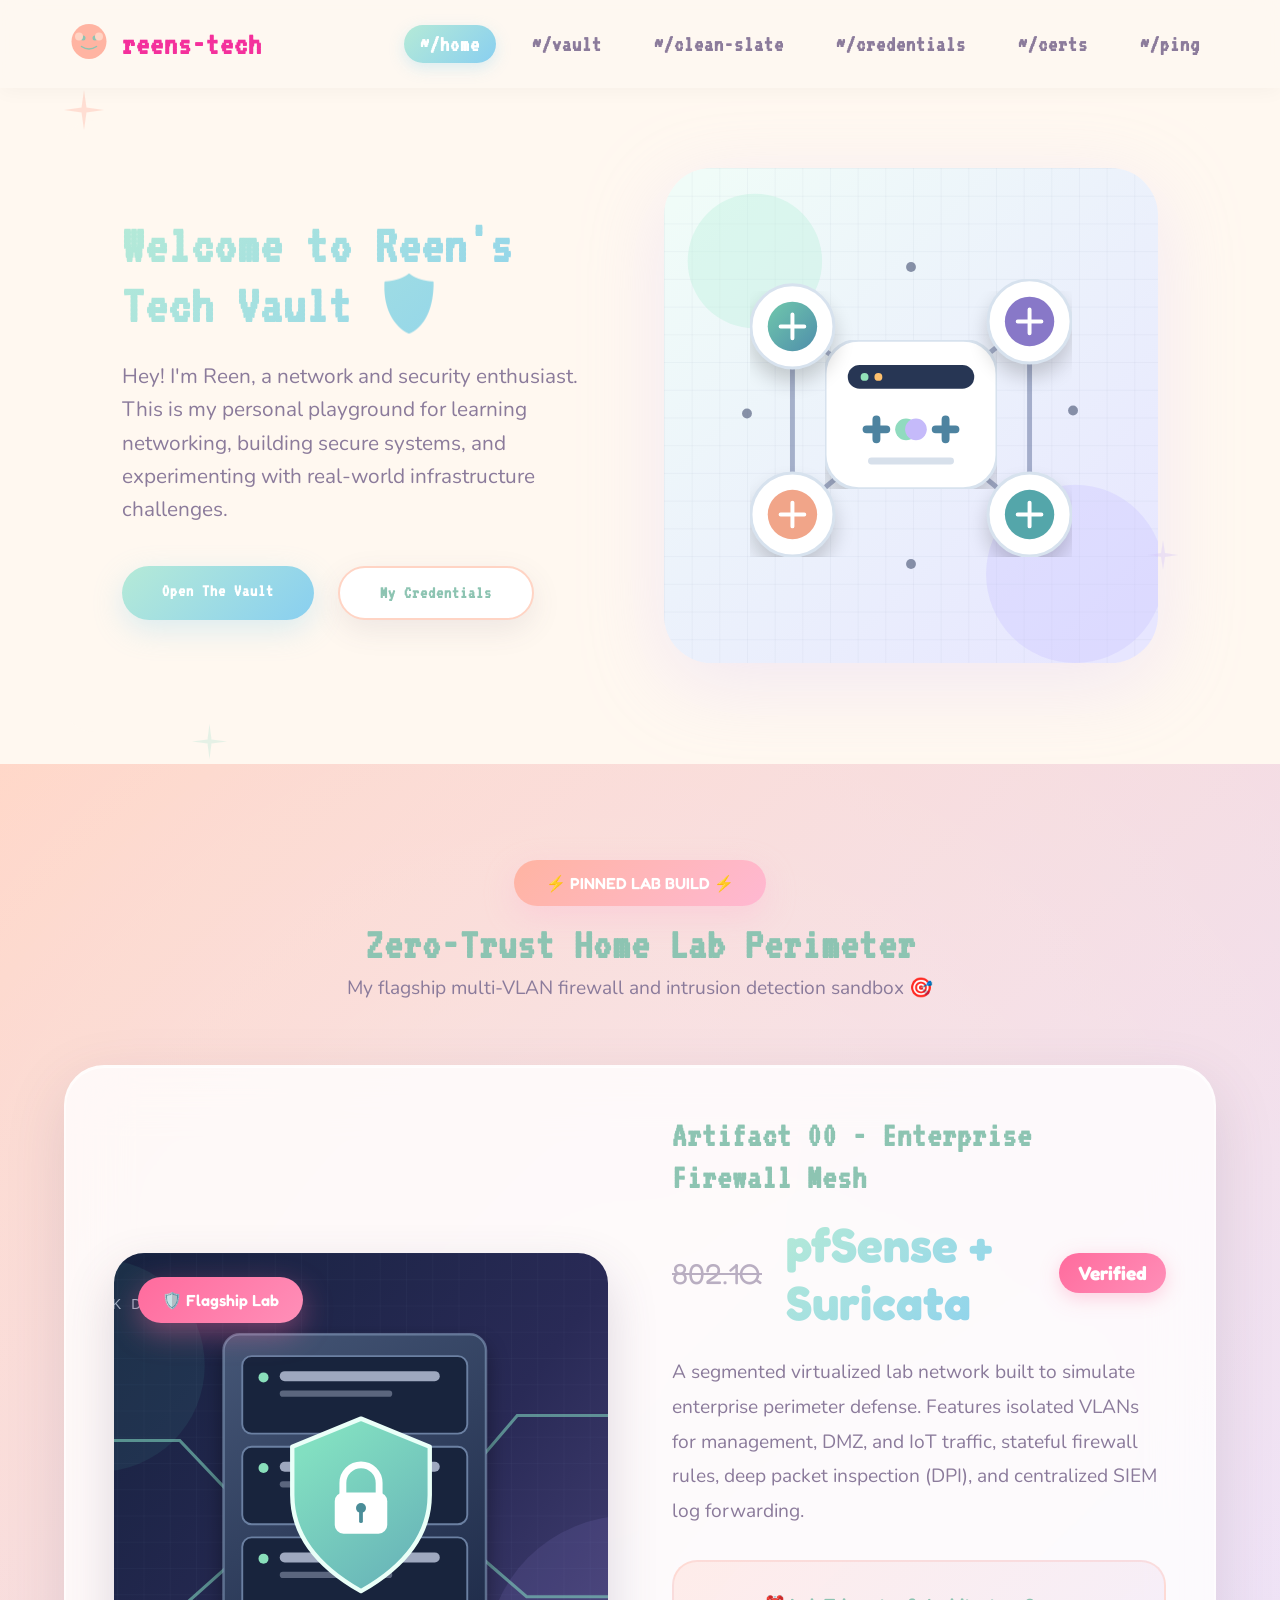
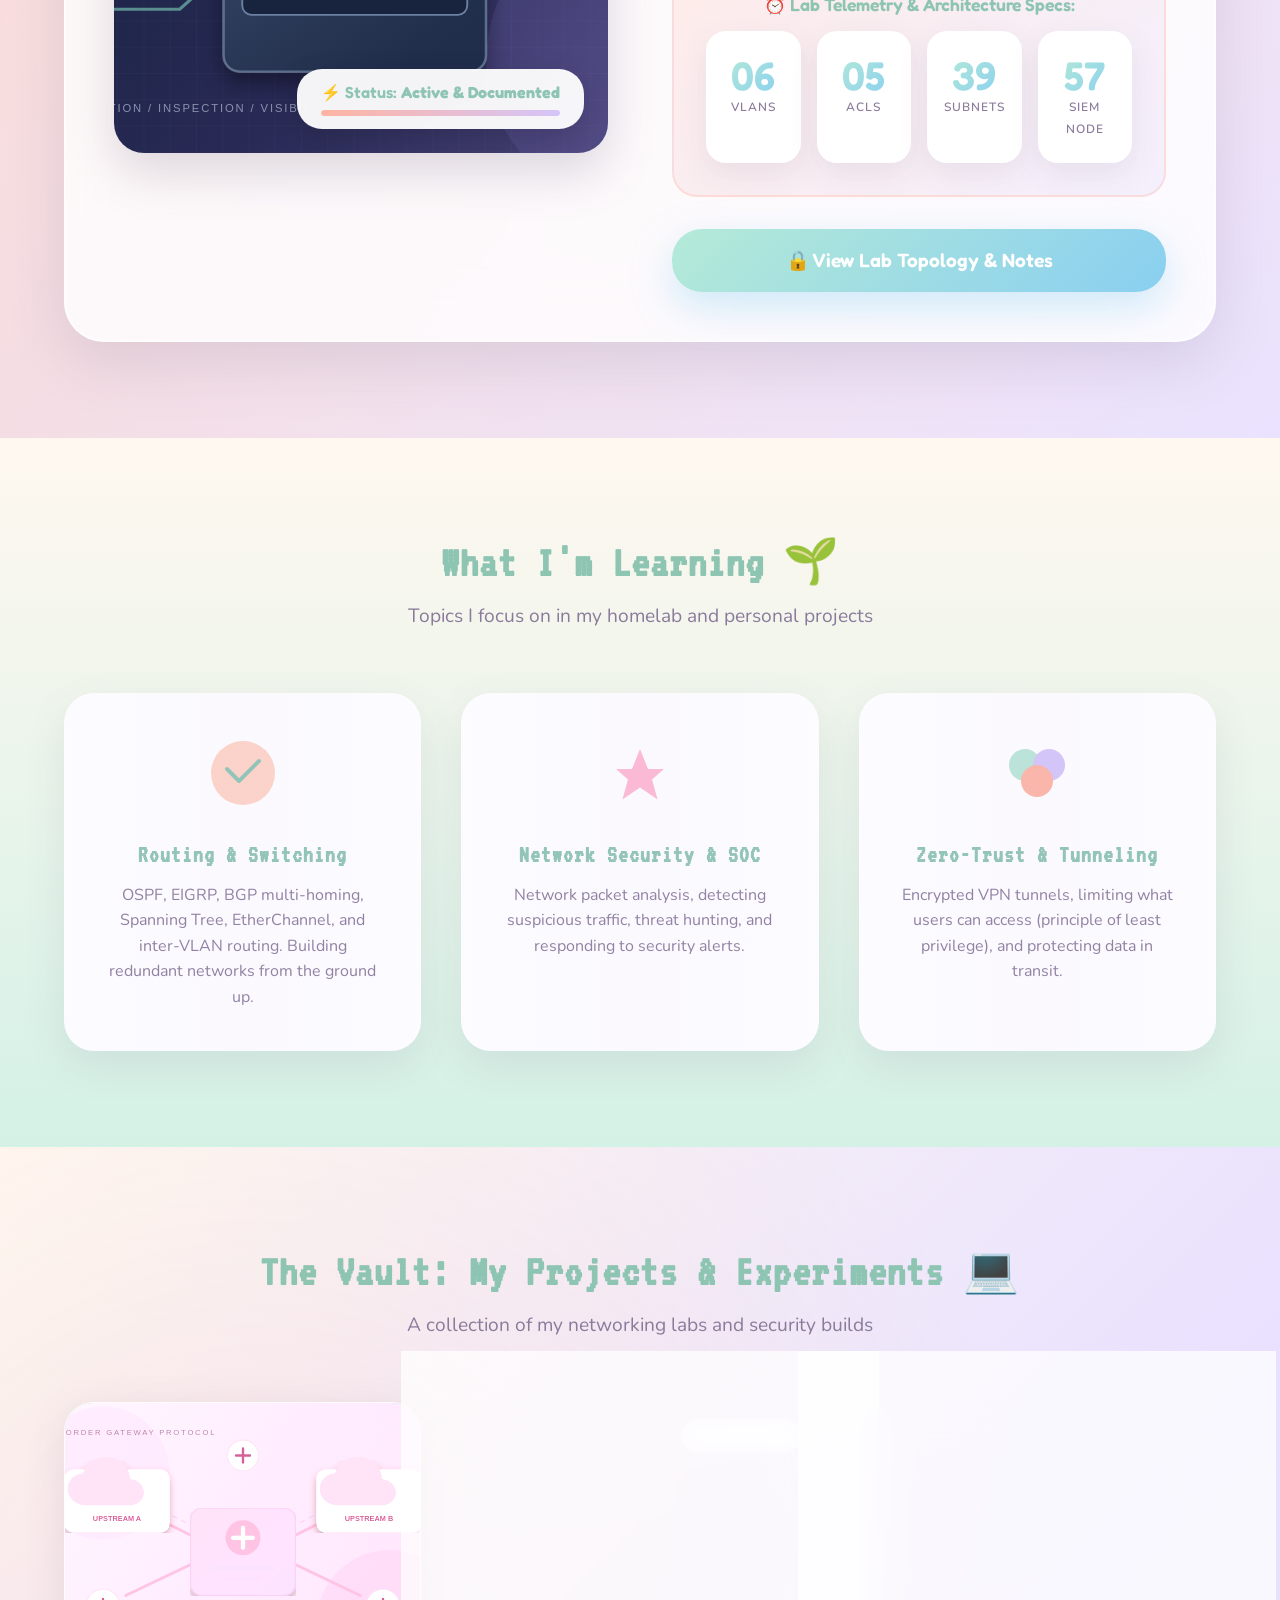
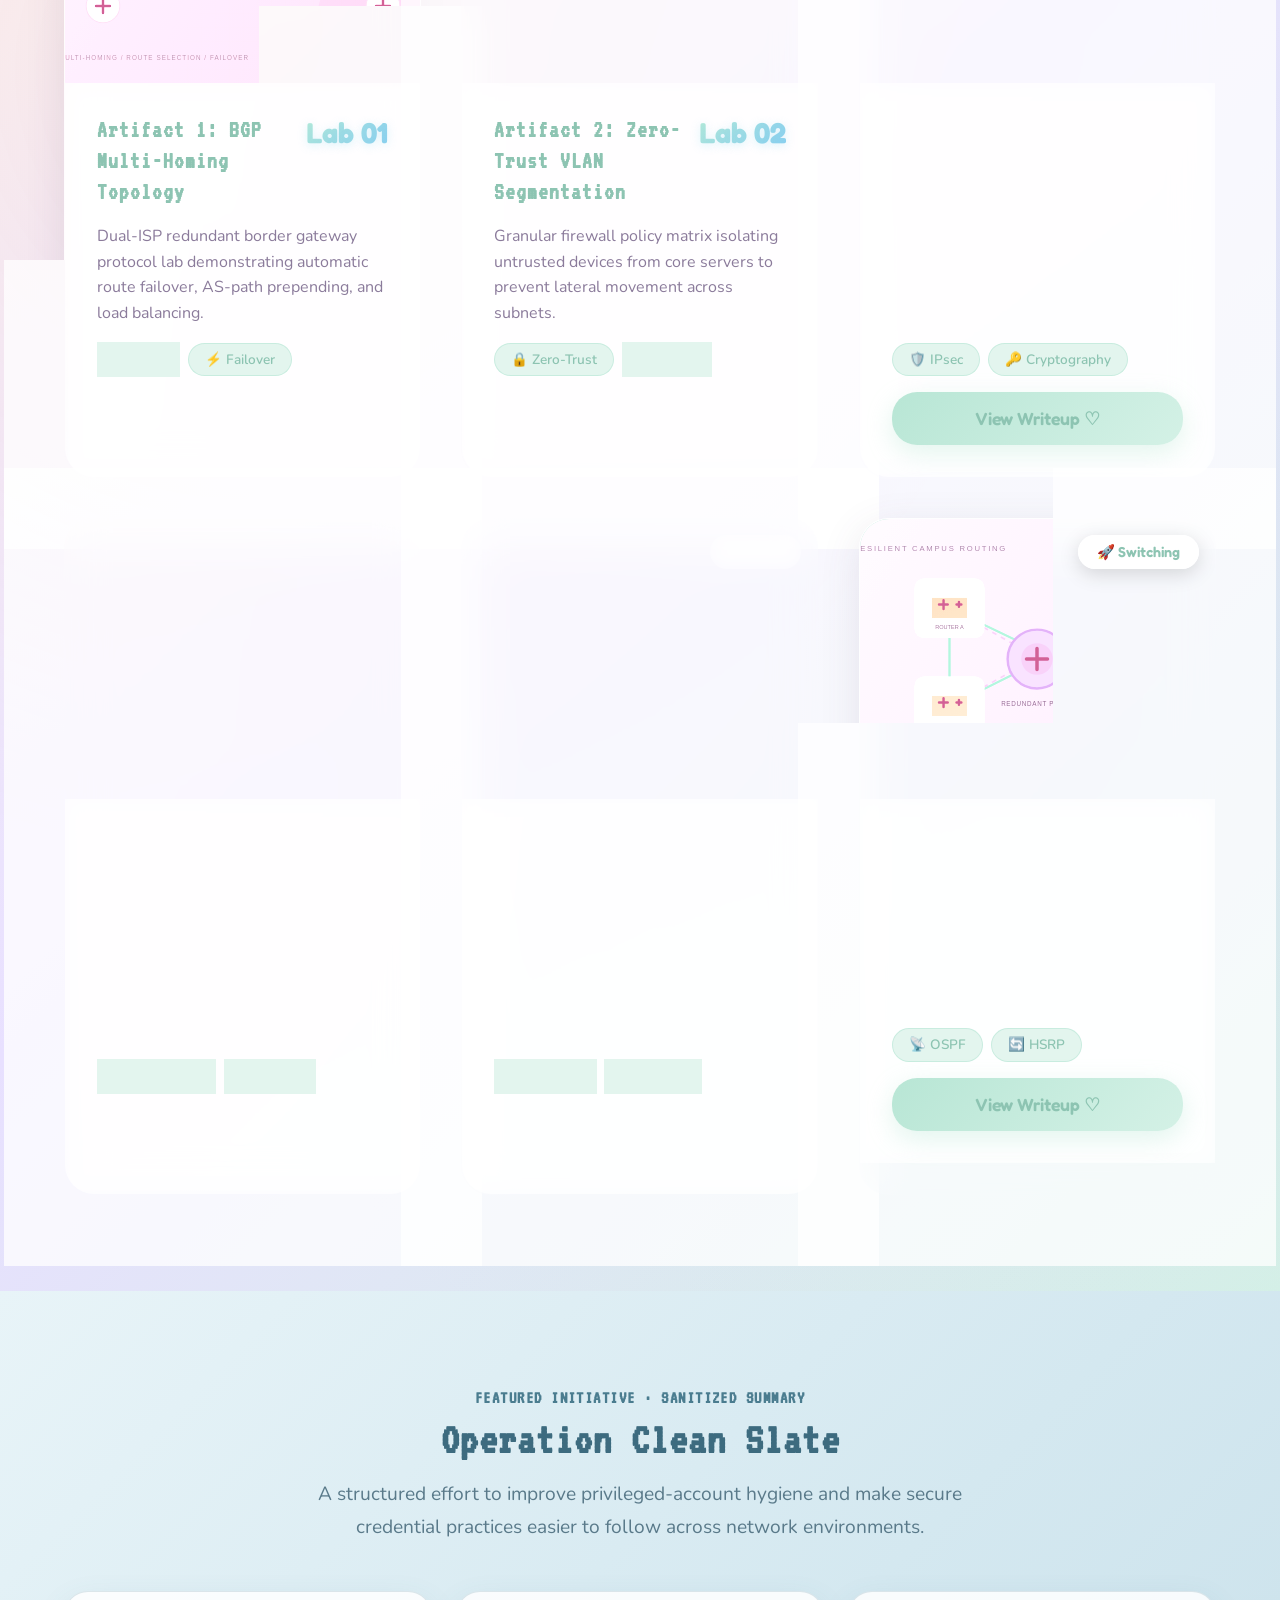
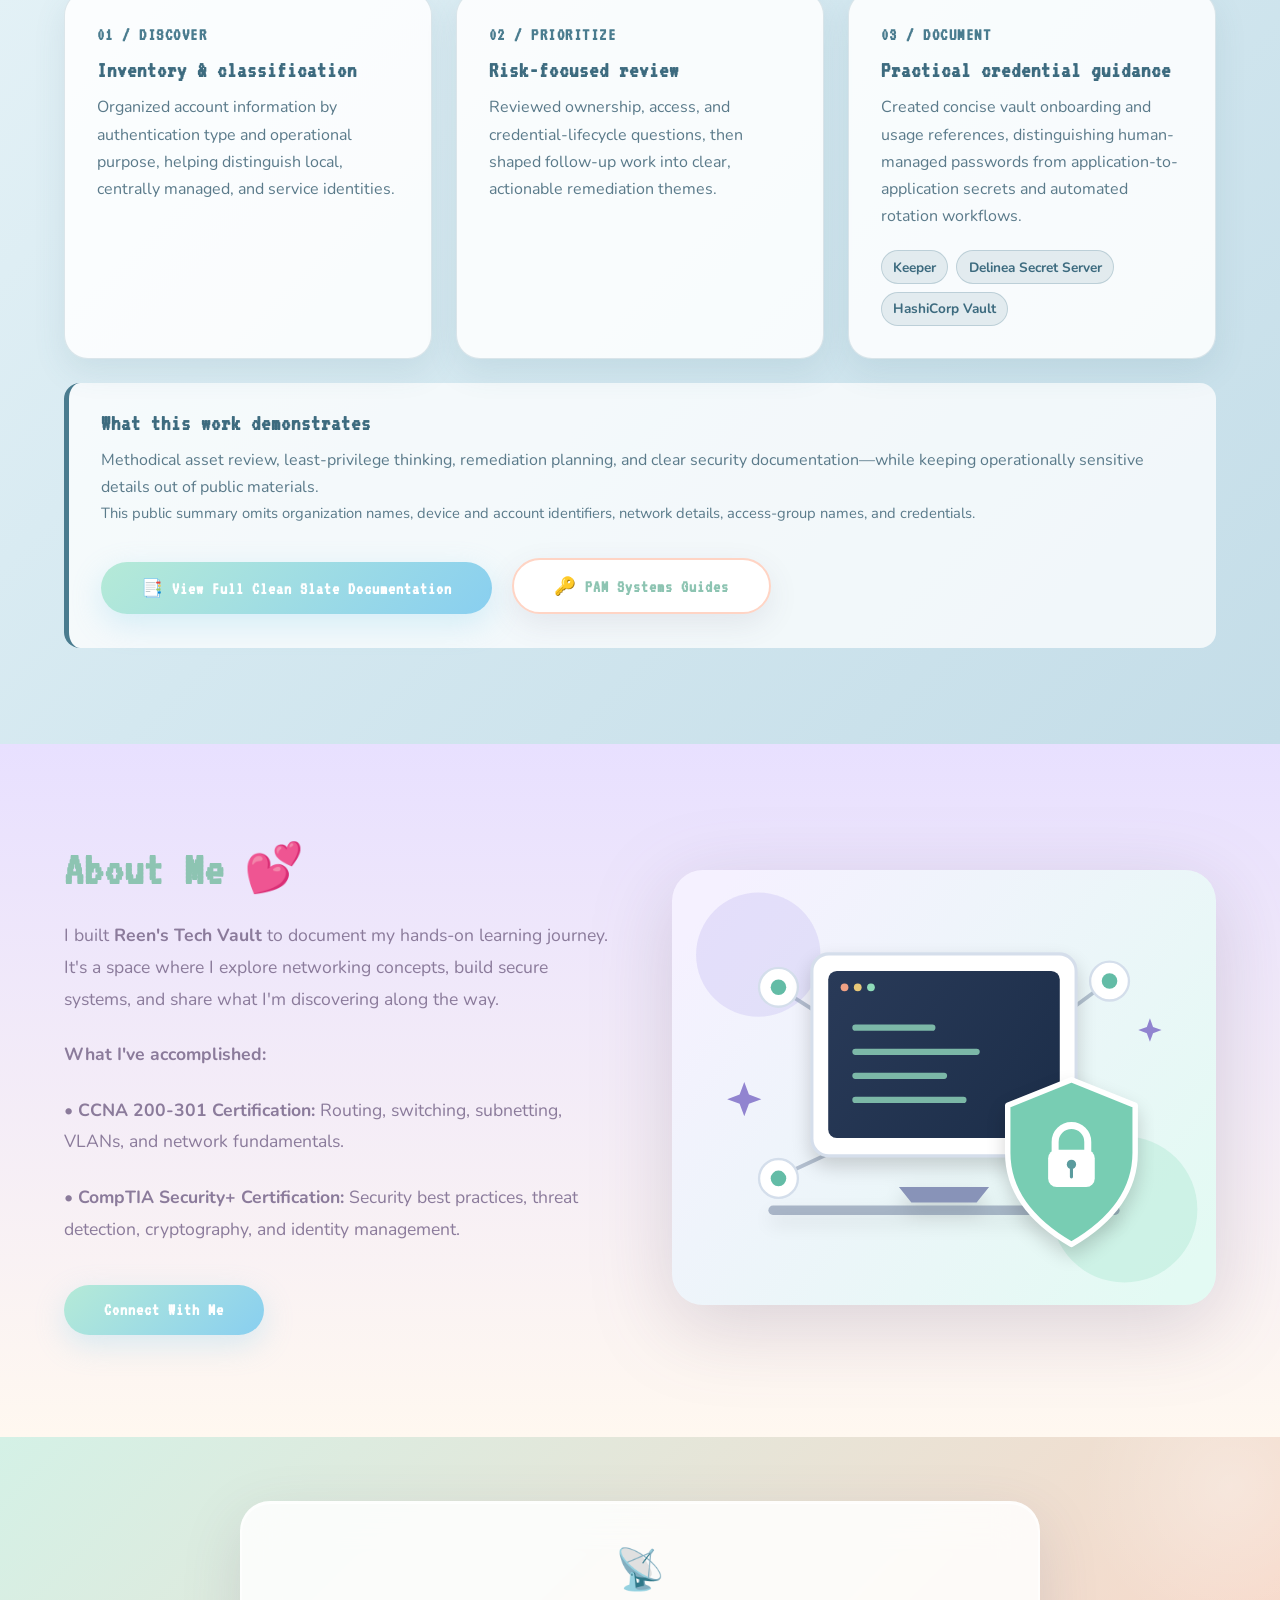
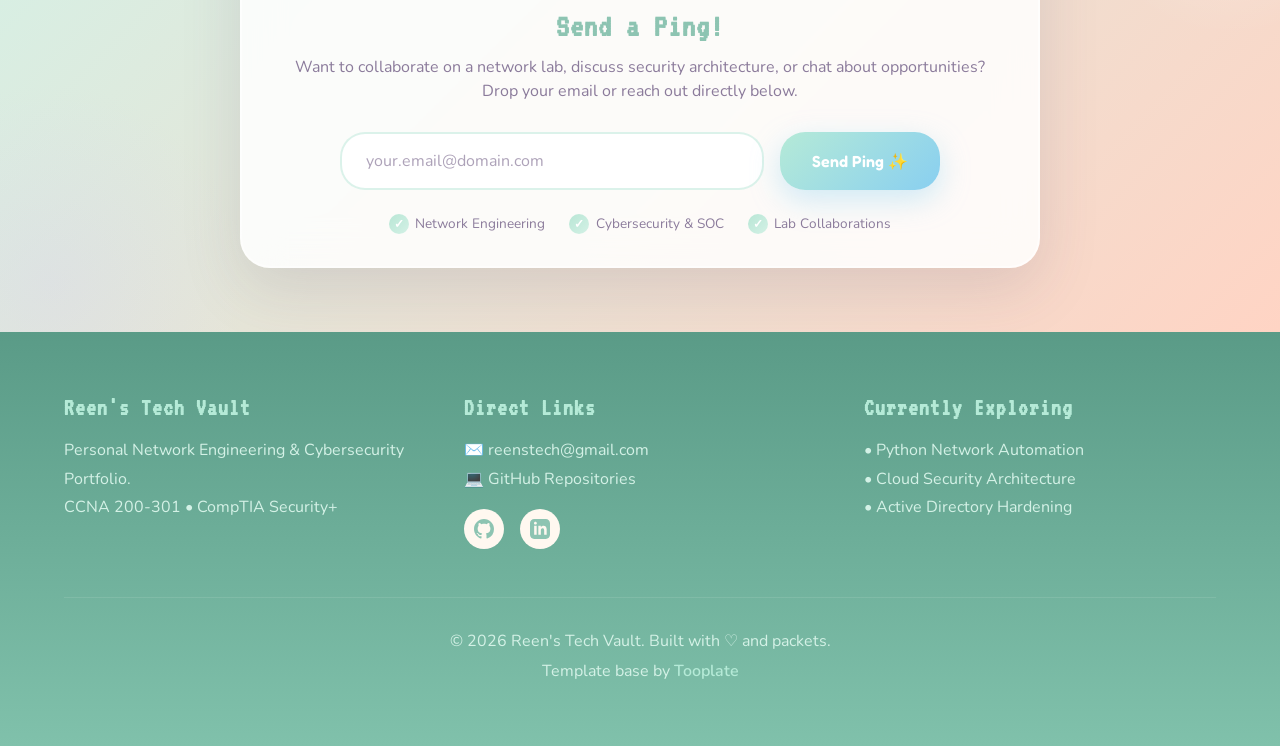
<file: index.html>
<!DOCTYPE html>
<!--

    Tooplate 2168 Sweet Bakery

    https://www.tooplate.com/view/2168-sweet-bakery

    Free HTML CSS Template

-->
<html lang="en">
<head>
    <meta charset="UTF-8">
    <meta name="viewport" content="width=device-width, initial-scale=1.0">
    <title>Reen's Tech Vault - Network Engineering & Cybersecurity</title>
    <link rel="preconnect" href="https://fonts.googleapis.com">
    <link rel="preconnect" href="https://fonts.gstatic.com" crossorigin>
    <link href="https://fonts.googleapis.com/css2?family=Fredoka:wght@300;400;500;600;700&family=Nunito:wght@300;400;600;700&family=VT323&display=swap" rel="stylesheet">
    <link rel="stylesheet" href="vault-portfolio.css">
    <style>
        /* Override blue hero background to match the warm cream/pastel About section */
        .hero-wrapper, .hero {
            background: #FFF8F0 !important;
            background-color: #FFF8F0 !important;
        }
        /* Retro terminal typography across headings and nav */
        h1, h2, h3, .section-title, nav a, .btn {
            font-family: 'VT323', monospace !important;
            letter-spacing: 1px;
        }
        h1 { font-size: 3.4rem !important; line-height: 1.1 !important; }
        .section-title { font-size: 2.8rem !important; }
        nav a { font-size: 1.4rem !important; }
    </style>
</head>
<body>
    <!-- Floating decorative elements -->
    <div class="float-decoration sparkle sparkle-1">
        <svg width="40" height="40" viewBox="0 0 40 40" fill="none" xmlns="http://www.w3.org/2000/svg">
            <path d="M20 0L22.5 17.5L40 20L22.5 22.5L20 40L17.5 22.5L0 20L17.5 17.5L20 0Z" fill="#FFB4A2" opacity="0.6"/>
        </svg>
    </div>
    <div class="float-decoration sparkle sparkle-2">
        <svg width="30" height="30" viewBox="0 0 30 30" fill="none" xmlns="http://www.w3.org/2000/svg">
            <path d="M15 0L17 13L30 15L17 17L15 30L13 17L0 15L13 13L15 0Z" fill="#D4C5F9" opacity="0.6"/>
        </svg>
    </div>
    <div class="float-decoration sparkle sparkle-3">
        <svg width="35" height="35" viewBox="0 0 35 35" fill="none" xmlns="http://www.w3.org/2000/svg">
            <path d="M17.5 0L19.5 15.5L35 17.5L19.5 19.5L17.5 35L15.5 19.5L0 17.5L15.5 15.5L17.5 0Z" fill="#B8E6D5" opacity="0.6"/>
        </svg>
    </div>

    <!-- Header -->
    <header>
        <div class="header-wrapper">
            <div class="logo" style="font-family: 'VT323', monospace; font-size: 2rem; color: #f4309c; letter-spacing: 1px;">
                <svg class="logo-icon" viewBox="0 0 100 100" fill="none" xmlns="http://www.w3.org/2000/svg">
                    <circle cx="50" cy="45" r="35" fill="#FFB4A2"/>
                    <circle cx="38" cy="38" r="5" fill="#8DC4B2"/>
                    <circle cx="62" cy="38" r="5" fill="#8DC4B2"/>
                    <path d="M35 55Q50 65 65 55" stroke="#8DC4B2" stroke-width="3" stroke-linecap="round" fill="none"/>
                    <circle cx="30" cy="35" r="8" fill="#FFD4C4"/>
                    <circle cx="70" cy="35" r="8" fill="#FFD4C4"/>
                </svg>
                reens-tech
            </div>
            <div class="menu-toggle" onclick="toggleMenu()">
                <span></span>
                <span></span>
                <span></span>
            </div>
            <nav id="mainNav">
                <a href="#home" class="active">~/home</a>
                <a href="#menu">~/vault</a>
                <a href="clean-slate.html">~/clean-slate</a>
                <a href="pam-systems.html">~/credentials</a>
                <a href="#about">~/certs</a>
                <a href="#contact">~/ping</a>
            </nav>
        </div>
    </header>

    <!-- 1. Hero Section -->
    <div class="hero-wrapper">
        <section class="hero" id="home">
            <div class="hero-content">
                <h1>Welcome to Reen's Tech Vault 🛡️</h1>
                <p>Hey! I'm Reen, a network and security enthusiast. This is my personal playground for learning networking, building secure systems, and experimenting with real-world infrastructure challenges.</p>
                <div class="hero-buttons">
                    <a href="#menu" class="btn btn-primary">Open The Vault</a>
                    <a href="#about" class="btn btn-secondary">My Credentials</a>
                </div>
            </div>
            <div class="hero-image">
                <div class="hero-image-container">
                    <img class="hero-illustration active" src="images/hero-network.svg" alt="Stylized network topology with connected routers">
                    <img class="hero-illustration" src="images/hero-security.svg" alt="Stylized cybersecurity shield protecting a network">
                    <img class="hero-illustration" src="images/hero-cloud.svg" alt="Stylized secure cloud and connected devices">
                </div>
            </div>
        </section>
    </div>

    <!-- 2. Featured Lab Build Section -->
    <section class="todays-special">
        <div class="special-container">
            <div style="text-align: center;">
                <span class="special-badge">⚡ PINNED LAB BUILD ⚡</span>
                <h2 class="section-title" style="margin-bottom: 0.5rem;">Zero-Trust Home Lab Perimeter</h2>
                <p class="section-subtitle">My flagship multi-VLAN firewall and intrusion detection sandbox 🎯</p>
            </div>
            
            <div class="special-content">
                <div class="special-image">
                    <img src="images/featured-lab-perimeter.svg" alt="Illustration of a firewall and connected home lab network">
                    <span class="special-tag">🛡️ Flagship Lab</span>
                    <div class="stock-indicator">
                        <div>⚡ Status: <strong>Active & Documented</strong></div>
                        <div class="stock-bar">
                            <div class="stock-fill" style="width: 100%;"></div>
                        </div>
                    </div>
                </div>

                <div class="special-details">
                    <h2>Artifact 00 - Enterprise Firewall Mesh</h2>
                    
                    <div class="special-price-row">
                        <span class="special-original-price">802.1Q</span>
                        <span class="special-price">pfSense + Suricata</span>
                        <span class="special-discount">Verified</span>
                    </div>

                    <p class="special-description">
                        A segmented virtualized lab network built to simulate enterprise perimeter defense. Features isolated VLANs for management, DMZ, and IoT traffic, stateful firewall rules, deep packet inspection (DPI), and centralized SIEM log forwarding.
                    </p>

                    <div class="countdown-container">
                        <div class="countdown-label">⏰ Lab Telemetry & Architecture Specs:</div>
                        <div class="countdown">
                            <div class="countdown-item">
                                <span class="countdown-number" id="days">06</span>
                                <span class="countdown-label-text">VLANs</span>
                            </div>
                            <div class="countdown-item">
                                <span class="countdown-number" id="hours">24</span>
                                <span class="countdown-label-text">ACLs</span>
                            </div>
                            <div class="countdown-item">
                                <span class="countdown-number" id="minutes">03</span>
                                <span class="countdown-label-text">Subnets</span>
                            </div>
                            <div class="countdown-item">
                                <span class="countdown-number" id="seconds">01</span>
                                <span class="countdown-label-text">SIEM Node</span>
                            </div>
                        </div>
                    </div>

                    <div class="special-cta">
                        <a href="#menu" class="btn-special" style="text-decoration: none; display: inline-flex; align-items: center; justify-content: center;"><span>🔒 View Lab Topology & Notes</span></a>
                    </div>
                </div>
            </div>
        </div>
    </section>

    <!-- 3. Core Skills Section -->
    <section class="features">
        <h2 class="section-title">What I'm Learning 🌱</h2>
        <p class="section-subtitle">Topics I focus on in my homelab and personal projects</p>
        <div class="features-grid">
            <div class="feature-card">
                <svg class="feature-icon" viewBox="0 0 100 100" fill="none" xmlns="http://www.w3.org/2000/svg">
                    <circle cx="50" cy="50" r="40" fill="#FFD4C4"/>
                    <path d="M30 45L45 60L70 35" stroke="#8DC4B2" stroke-width="5" stroke-linecap="round" stroke-linejoin="round"/>
                </svg>
                <h3>Routing & Switching</h3>
                <p>OSPF, EIGRP, BGP multi-homing, Spanning Tree, EtherChannel, and inter-VLAN routing. Building redundant networks from the ground up.</p>
            </div>
            <div class="feature-card">
                <svg class="feature-icon" viewBox="0 0 100 100" fill="none" xmlns="http://www.w3.org/2000/svg">
                    <path d="M50 20L60 45H80L65 58L72 83L50 68L28 83L35 58L20 45H40L50 20Z" fill="#FFB8D2"/>
                </svg>
                <h3>Network Security & SOC</h3>
                <p>Network packet analysis, detecting suspicious traffic, threat hunting, and responding to security alerts.</p>
            </div>
            <div class="feature-card">
                <svg class="feature-icon" viewBox="0 0 100 100" fill="none" xmlns="http://www.w3.org/2000/svg">
                    <circle cx="35" cy="40" r="20" fill="#B8E6D5"/>
                    <circle cx="65" cy="40" r="20" fill="#D4C5F9"/>
                    <circle cx="50" cy="60" r="20" fill="#FFB4A2"/>
                </svg>
                <h3>Zero-Trust & Tunneling</h3>
                <p>Encrypted VPN tunnels, limiting what users can access (principle of least privilege), and protecting data in transit.</p>
            </div>
        </div>
    </section>

    <!-- 4. Vault / Portfolio Artifacts Section -->
    <section class="menu" id="menu">
        <div class="menu-container">
        <h2 class="section-title">The Vault: My Projects & Experiments 💻</h2>
        <p class="section-subtitle">A collection of my networking labs and security builds</p>
            <div class="menu-grid">
                
                <!-- Artifact 1 -->
                <div class="menu-item">
                    <div class="menu-item-image">
                        <img src="images/artifact-bgp.svg" alt="Diagram-style illustration of a dual-provider BGP network">
                        <div class="menu-item-overlay"></div>
                        <span class="menu-item-badge">⭐ CCNA Lab</span>
                    </div>
                    <div class="menu-item-content">
                        <div class="menu-item-header">
                            <h3>Artifact 1: BGP Multi-Homing Topology</h3>
                            <span class="menu-item-price">Lab 01</span>
                        </div>
                        <p>Dual-ISP redundant border gateway protocol lab demonstrating automatic route failover, AS-path prepending, and load balancing.</p>
                        <div class="menu-item-tags">
                            <span class="tag">🌐 BGP</span>
                            <span class="tag">⚡ Failover</span>
                        </div>
                        <button class="add-to-cart"><span>View Writeup ♡</span></button>
                    </div>
                </div>

                <!-- Artifact 2 -->
                <div class="menu-item">
                    <div class="menu-item-image">
                        <img src="images/artifact-vlan.svg" alt="Illustration of segmented networks protected by a firewall">
                        <div class="menu-item-overlay"></div>
                        <span class="menu-item-badge">🔥 Security+</span>
                    </div>
                    <div class="menu-item-content">
                        <div class="menu-item-header">
                            <h3>Artifact 2: Zero-Trust VLAN Segmentation</h3>
                            <span class="menu-item-price">Lab 02</span>
                        </div>
                        <p>Granular firewall policy matrix isolating untrusted devices from core servers to prevent lateral movement across subnets.</p>
                        <div class="menu-item-tags">
                            <span class="tag">🔒 Zero-Trust</span>
                            <span class="tag">🧱 ACLs</span>
                        </div>
                        <button class="add-to-cart"><span>View Writeup ♡</span></button>
                    </div>
                </div>

                <!-- Artifact 3 -->
                <div class="menu-item">
                    <div class="menu-item-image">
                        <img src="images/artifact-vpn.svg" alt="Illustration of two private networks connected through an encrypted tunnel">
                        <div class="menu-item-overlay"></div>
                    </div>
                    <div class="menu-item-content">
                        <div class="menu-item-header">
                            <h3>Artifact 3: Encrypted Site-to-Site IPsec VPN</h3>
                            <span class="menu-item-price">Lab 03</span>
                        </div>
                        <p>IKEv2/IPsec tunnel configuration with AES-256 encryption linking two simulated branch routers over an untrusted WAN.</p>
                        <div class="menu-item-tags">
                            <span class="tag">🛡️ IPsec</span>
                            <span class="tag">🔑 Cryptography</span>
                        </div>
                        <button class="add-to-cart"><span>View Writeup ♡</span></button>
                    </div>
                </div>

                <!-- Artifact 4 -->
                <div class="menu-item">
                    <div class="menu-item-image">
                        <img src="images/artifact-packet-analysis.svg" alt="Illustration of a packet capture and traffic analysis dashboard">
                        <div class="menu-item-overlay"></div>
                    </div>
                    <div class="menu-item-content">
                        <div class="menu-item-header">
                            <h3>Artifact 4: Wireshark Packet Forensics</h3>
                            <span class="menu-item-price">Lab 04</span>
                        </div>
                        <p>PCAP investigation capturing ARP spoofing, SYN flood signatures, and rogue DHCP server behavior in a controlled sandbox.</p>
                        <div class="menu-item-tags">
                            <span class="tag">🦈 Wireshark</span>
                            <span class="tag">🔍 PCAP</span>
                        </div>
                        <button class="add-to-cart"><span>View Writeup ♡</span></button>
                    </div>
                </div>

                <!-- Artifact 5 -->
                <div class="menu-item">
                    <div class="menu-item-image">
                        <img src="images/artifact-siem.svg" alt="Illustration of a security monitoring and alert dashboard">
                        <div class="menu-item-overlay"></div>
                        <span class="menu-item-badge">💝 SIEM</span>
                    </div>
                    <div class="menu-item-content">
                        <div class="menu-item-header">
                            <h3>Artifact 5: Suricata IDS & Log Pipeline</h3>
                            <span class="menu-item-price">Lab 05</span>
                        </div>
                        <p>Custom intrusion detection ruleset deployed on a network tap, shipping real-time syslog alerts to a centralized dashboard.</p>
                        <div class="menu-item-tags">
                            <span class="tag">🚨 IDS/IPS</span>
                            <span class="tag">📊 Syslog</span>
                        </div>
                        <button class="add-to-cart"><span>View Writeup ♡</span></button>
                    </div>
                </div>

                <!-- Artifact 6 -->
                <div class="menu-item">
                    <div class="menu-item-image">
                        <img src="images/artifact-routing.svg" alt="Illustration of a redundant campus routing topology">
                        <div class="menu-item-overlay"></div>
                        <span class="menu-item-badge">🚀 Switching</span>
                    </div>
                    <div class="menu-item-content">
                        <div class="menu-item-header">
                            <h3>Artifact 6: OSPF Multi-Area & HSRP</h3>
                            <span class="menu-item-price">Lab 06</span>
                        </div>
                        <p>Enterprise campus topology utilizing multi-area OSPF route summarization and HSRP first-hop gateway redundancy.</p>
                        <div class="menu-item-tags">
                            <span class="tag">📡 OSPF</span>
                            <span class="tag">🔄 HSRP</span>
                        </div>
                        <button class="add-to-cart"><span>View Writeup ♡</span></button>
                    </div>
                </div>

            </div>
        </div>
    </section>

    <!-- 5. Sanitized Professional Project Section -->
    <section class="clean-slate" id="clean-slate" aria-labelledby="clean-slate-title">
        <div class="clean-slate-container">
            <div class="clean-slate-intro">
                <span class="clean-slate-eyebrow">FEATURED INITIATIVE · SANITIZED SUMMARY</span>
                <h2 class="section-title" id="clean-slate-title">Operation Clean Slate</h2>
                <p class="section-subtitle">A structured effort to improve privileged-account hygiene and make secure credential practices easier to follow across network environments.</p>
            </div>

            <div class="clean-slate-grid">
                <article class="clean-slate-card">
                    <span class="clean-slate-step">01 / DISCOVER</span>
                    <h3>Inventory &amp; classification</h3>
                    <p>Organized account information by authentication type and operational purpose, helping distinguish local, centrally managed, and service identities.</p>
                </article>

                <article class="clean-slate-card">
                    <span class="clean-slate-step">02 / PRIORITIZE</span>
                    <h3>Risk-focused review</h3>
                    <p>Reviewed ownership, access, and credential-lifecycle questions, then shaped follow-up work into clear, actionable remediation themes.</p>
                </article>

                <article class="clean-slate-card">
                    <span class="clean-slate-step">03 / DOCUMENT</span>
                    <h3>Practical credential guidance</h3>
                    <p>Created concise vault onboarding and usage references, distinguishing human-managed passwords from application-to-application secrets and automated rotation workflows.</p>
                    <div class="clean-slate-tags" aria-label="Documentation topics">
                        <span>Keeper</span>
                        <span>Delinea Secret Server</span>
                        <span>HashiCorp Vault</span>
                    </div>
                </article>
            </div>

            <div class="clean-slate-outcome">
                <h3>What this work demonstrates</h3>
                <p>Methodical asset review, least-privilege thinking, remediation planning, and clear security documentation—while keeping operationally sensitive details out of public materials.</p>
                <p class="clean-slate-sanitization">This public summary omits organization names, device and account identifiers, network details, access-group names, and credentials.</p>
                <div style="margin-top: 2rem;">
                    <a href="clean-slate.html" class="btn btn-primary" style="display: inline-block; margin-right: 1rem;">📑 View Full Clean Slate Documentation</a>
                    <a href="pam-systems.html" class="btn btn-secondary" style="display: inline-block;">🔑 PAM Systems Guides</a>
                </div>
            </div>
        </div>
    </section>

    <!-- 6. About & Credentials Section -->
    <section class="about" id="about">
        <div class="about-content">
            <div class="about-text">
                <h2>About Me 💕</h2>
                <p>I built <strong>Reen's Tech Vault</strong> to document my hands-on learning journey. It's a space where I explore networking concepts, build secure systems, and share what I'm discovering along the way.</p>
                <p><strong>What I've accomplished:</strong></p>
                <p>• <strong>CCNA 200-301 Certification:</strong> Routing, switching, subnetting, VLANs, and network fundamentals.</p>
                <p>• <strong>CompTIA Security+ Certification:</strong> Security best practices, threat detection, cryptography, and identity management.</p>
                <a href="#contact" class="btn btn-primary" style="margin-top: 1rem; display: inline-block;">Connect With Me</a>
            </div>
            <div class="about-image">
                <img src="images/about-tech.svg" alt="Illustration of a laptop, network nodes, and a cybersecurity shield">
            </div>
        </div>
    </section>

    <!-- 7. Terminal Ping / Contact Callout Section -->
    <section class="newsletter">
        <div class="newsletter-container">
            <div class="newsletter-content">
                <div class="newsletter-icon">📡</div>
                <h2>Send a Ping!</h2>
                <p>Want to collaborate on a network lab, discuss security architecture, or chat about opportunities? Drop your email or reach out directly below.</p>
                
                <form class="newsletter-form" onsubmit="event.preventDefault(); alert('Ping received! Thanks for reaching out. 💕');">
                    <input 
                        type="email" 
                        class="newsletter-input" 
                        placeholder="your.email@domain.com" 
                        required
                    >
                    <button type="submit" class="newsletter-submit">Send Ping ✨</button>
                </form>

                <div class="newsletter-benefits">
                    <div class="newsletter-benefit">Network Engineering</div>
                    <div class="newsletter-benefit">Cybersecurity & SOC</div>
                    <div class="newsletter-benefit">Lab Collaborations</div>
                </div>
            </div>
        </div>
    </section>

    <!-- 8. Footer / Links -->
    <footer id="contact">
        <div class="footer-content">
            <div class="footer-grid">
                <div class="footer-section">
                    <h3>Reen's Tech Vault</h3>
                    <p>Personal Network Engineering & Cybersecurity Portfolio.</p>
                    <p>CCNA 200-301 • CompTIA Security+</p>
                </div>
                <div class="footer-section">
                    <h3>Direct Links</h3>
                    <a href="mailto:reenstech@gmail.com">✉️ reenstech@gmail.com</a>
                    <a href="https://github.com/reens-tech/portfolio" target="_blank">💻 GitHub Repositories</a>
                    <div class="social-links">
                        <a href="#" aria-label="GitHub">
                            <svg width="20" height="20" viewBox="0 0 24 24" fill="#8DC4B2">
                                <path d="M12 0C5.37 0 0 5.37 0 12c0 5.31 3.435 9.795 8.205 11.385.6.105.825-.255.825-.57 0-.285-.015-1.23-.015-2.235-3.015.555-3.795-.735-4.035-1.41-.135-.345-.72-1.41-1.23-1.695-.42-.225-1.02-.78-.015-.795.945-.015 1.62.87 1.845 1.23 1.08 1.815 2.805 1.305 3.495.99.105-.78.42-1.305.765-1.605-2.67-.3-5.46-1.335-5.46-5.925 0-1.305.465-2.385 1.23-3.225-.12-.3-.54-1.53.12-3.18 0 0 1.005-.315 3.3 1.23.96-.27 1.98-.405 3-.405s2.04.135 3 .405c2.295-1.56 3.3-1.23 3.3-1.23.66 1.65.24 2.88.12 3.18.765.84 1.23 1.905 1.23 3.225 0 4.605-2.805 5.625-5.475 5.925.435.375.81 1.095.81 2.22 0 1.605-.015 2.895-.015 3.3 0 .315.225.69.825.57A12.02 12.02 0 0024 12c0-6.63-5.37-12-12-12z"/>
                            </svg>
                        </a>
                        <a href="#" aria-label="LinkedIn">
                            <svg width="20" height="20" viewBox="0 0 24 24" fill="#8DC4B2">
                                <path d="M19 0h-14c-2.761 0-5 2.239-5 5v14c0 2.761 2.239 5 5 5h14c2.762 0 5-2.239 5-5v-14c0-2.761-2.238-5-5-5zm-11 19h-3v-11h3v11zm-1.5-12.268c-.966 0-1.75-.79-1.75-1.764s.784-1.764 1.75-1.764 1.75.79 1.75 1.764-.783 1.764-1.75 1.764zm13.5 12.268h-3v-5.604c0-3.368-4-3.113-4 0v5.604h-3v-11h3v1.765c1.396-2.586 7-2.777 7 2.476v6.759z"/>
                            </svg>
                        </a>
                    </div>
                </div>
                <div class="footer-section">
                    <h3>Currently Exploring</h3>
                    <p>• Python Network Automation</p>
                    <p>• Cloud Security Architecture</p>
                    <p>• Active Directory Hardening</p>
                </div>
            </div>
            <div class="copyright">
                <p>© 2026 Reen's Tech Vault. Built with ♡ and packets.</p>
                <p style="margin-top: 0.5rem;">Template base by <a href="https://www.tooplate.com" target="_blank" rel="nofollow" style="color: #B5EAD7; text-decoration: none; font-weight: 600;">Tooplate</a></p>
            </div>
        </div>
    </footer>
    <script src="vault-portfolio.js"></script>
</body>
</html>
</file>
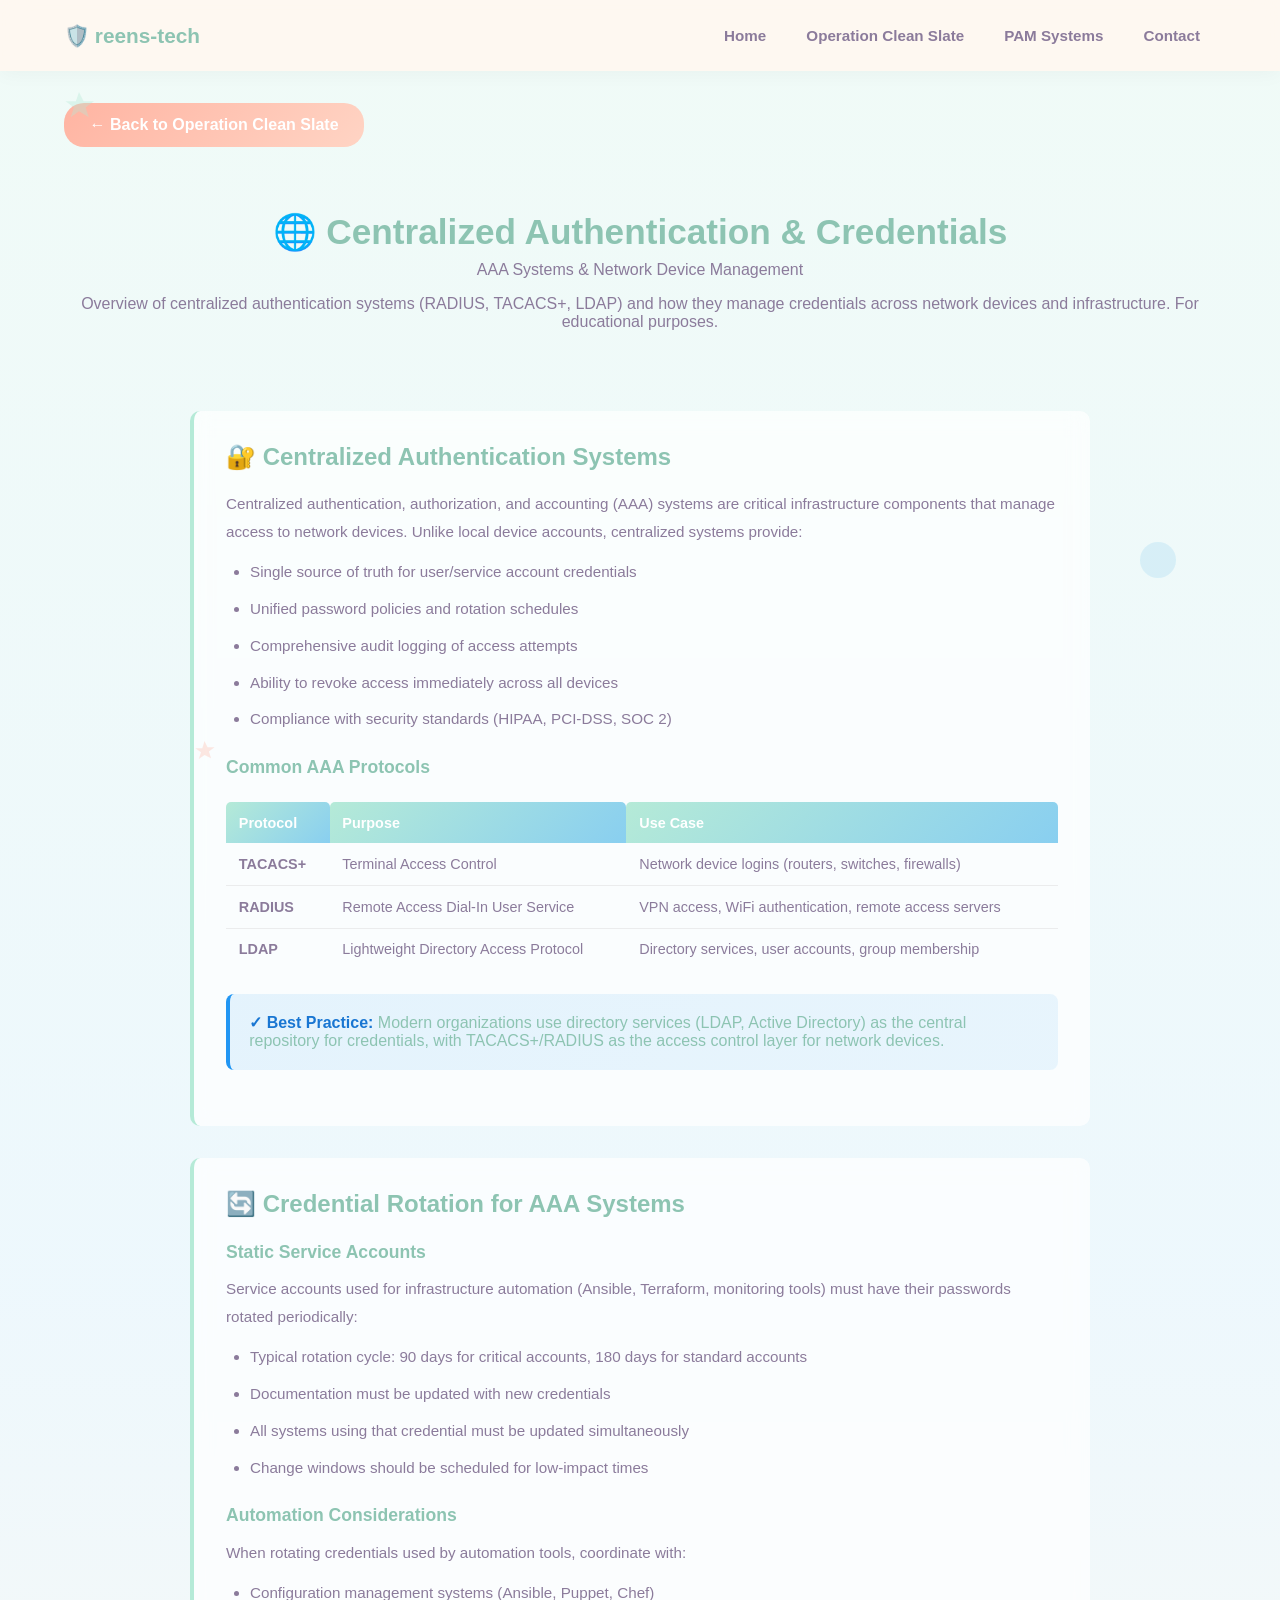
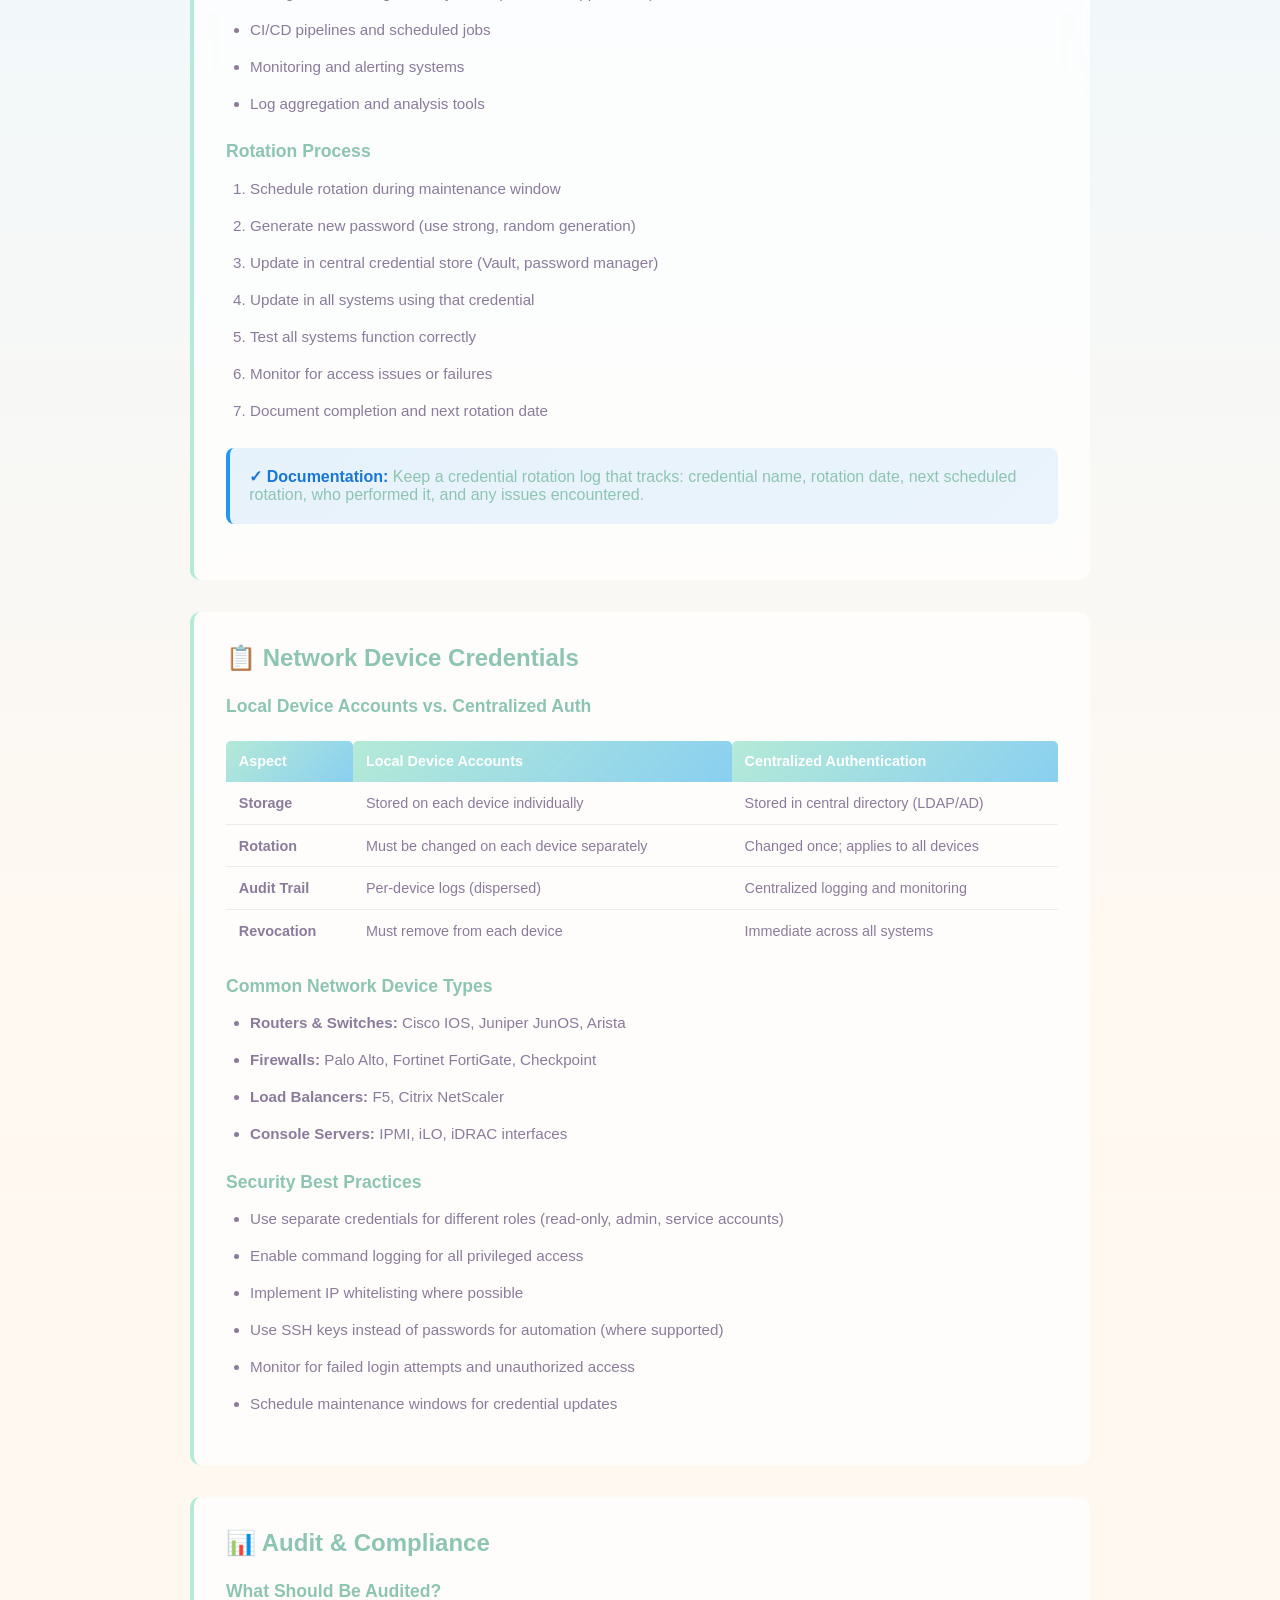
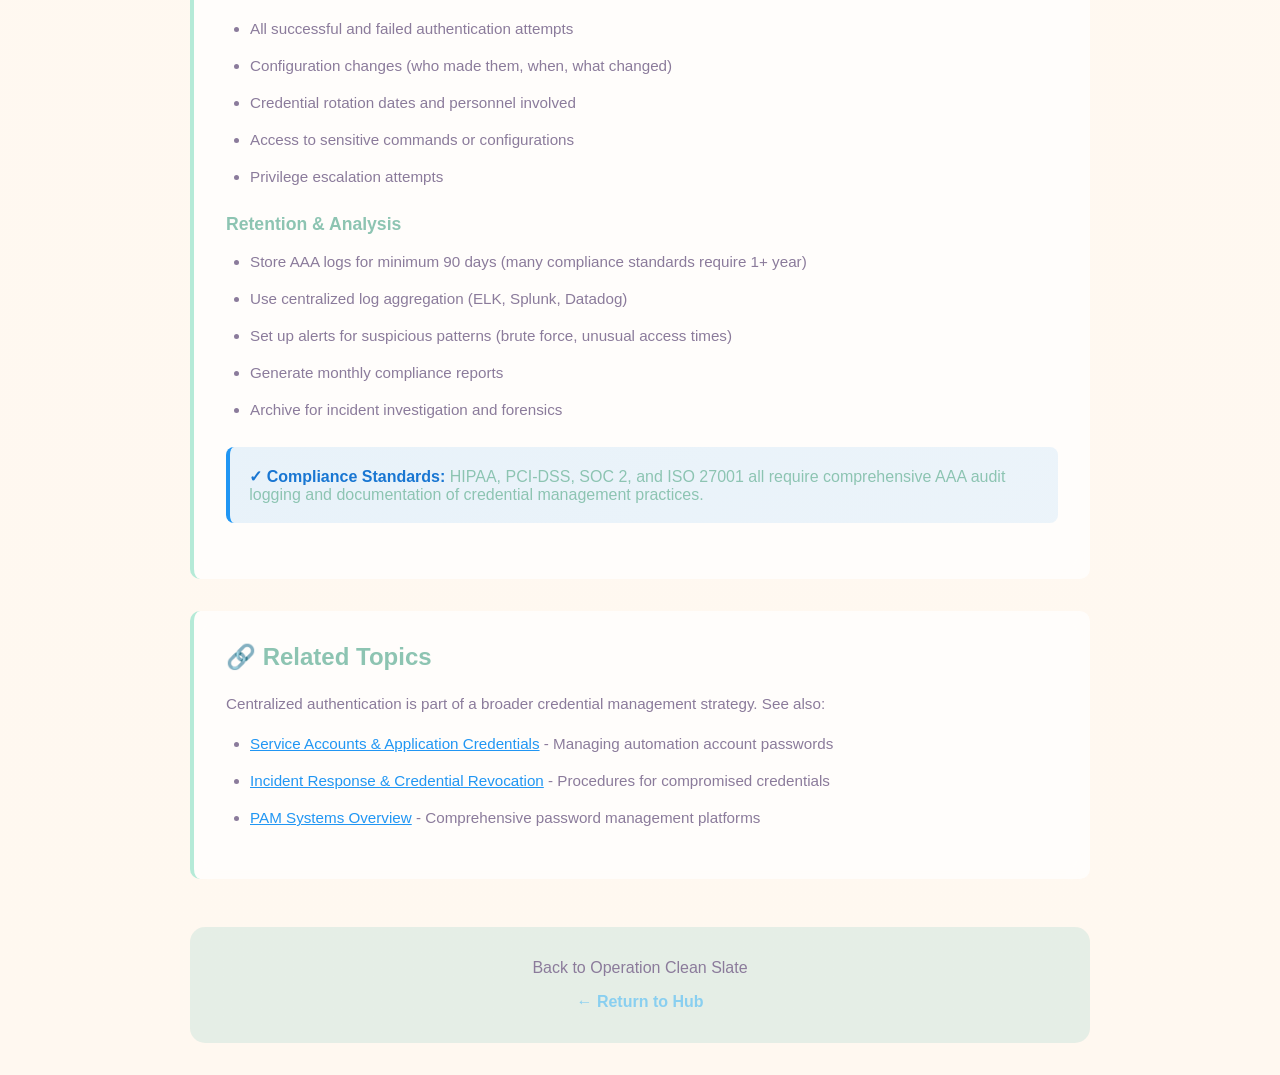
<file: clean-slate-centralized-credentials.html>
<!DOCTYPE html>
<html lang="en">
<head>
    <meta charset="UTF-8">
    <meta name="viewport" content="width=device-width, initial-scale=1.0">
    <title>Centralized Credentials & AAA | Operation Clean Slate</title>
    <link rel="stylesheet" href="vault-portfolio.css">
    <style>
        .breadcrumb {
            display: flex;
            align-items: center;
            gap: 0.5rem;
            margin-bottom: 2rem;
            font-size: 0.95rem;
            color: var(--text-medium);
            flex-wrap: wrap;
        }
        
        .breadcrumb a {
            color: var(--aqua);
            text-decoration: none;
            transition: color 0.3s ease;
        }
        
        .breadcrumb a:hover {
            color: var(--mint-fresh);
            text-decoration: underline;
        }
        
        .breadcrumb span {
            color: var(--text-medium);
        }
        
        .page-header {
            text-align: center;
            margin-bottom: 3rem;
            padding: 2rem 0;
        }
        
        .page-header h1 {
            font-size: 2.2rem;
            margin-bottom: 0.5rem;
            color: var(--text-dark);
        }
        
        .page-header .subtitle {
            font-size: 1rem;
            color: var(--text-medium);
            margin-bottom: 1rem;
        }
        
        .content-wrapper {
            max-width: 900px;
            margin: 0 auto;
        }
        
        .section {
            background: rgba(255, 255, 255, 0.7);
            border-left: 4px solid var(--mint-fresh);
            border-radius: 10px;
            padding: 2rem;
            margin-bottom: 2rem;
            backdrop-filter: blur(10px);
        }
        
        .section h2 {
            font-size: 1.5rem;
            margin-bottom: 1.2rem;
            color: var(--text-dark);
            display: flex;
            align-items: center;
            gap: 0.5rem;
        }
        
        .section h3 {
            font-size: 1.1rem;
            margin-top: 1.5rem;
            margin-bottom: 0.8rem;
            color: var(--text-dark);
        }
        
        .section p, .section li {
            color: var(--text-medium);
            line-height: 1.8;
            font-size: 0.95rem;
            margin-bottom: 0.8rem;
        }
        
        .section ul, .section ol {
            margin-left: 1.5rem;
            margin-bottom: 1rem;
        }
        
        .section li {
            margin-bottom: 0.6rem;
        }
        
        .status-table {
            width: 100%;
            border-collapse: collapse;
            margin: 1.5rem 0;
            font-size: 0.9rem;
        }
        
        .status-table th {
            background: linear-gradient(135deg, var(--mint-fresh), var(--aqua));
            color: white;
            padding: 0.8rem;
            text-align: left;
            font-weight: 600;
            border-radius: 5px 5px 0 0;
        }
        
        .status-table td {
            padding: 0.8rem;
            border-bottom: 1px solid rgba(220, 220, 220, 0.5);
            color: var(--text-medium);
        }
        
        .status-table tr:last-child td {
            border-bottom: none;
        }
        
        .status-table tr:hover {
            background: rgba(255, 255, 255, 0.5);
        }
        
        .status-badge {
            display: inline-block;
            padding: 0.3rem 0.8rem;
            border-radius: 20px;
            font-size: 0.85rem;
            font-weight: 600;
        }
        
        .status-rotated {
            background: rgba(76, 175, 80, 0.2);
            color: #2E7D32;
        }
        
        .status-pending {
            background: rgba(255, 152, 0, 0.2);
            color: #E65100;
        }
        
        .info-box {
            background: linear-gradient(135deg, rgba(33, 150, 243, 0.1), rgba(66, 165, 245, 0.1));
            border-left: 4px solid #2196F3;
            border-radius: 8px;
            padding: 1.2rem;
            margin: 1.5rem 0;
        }
        
        .info-box strong {
            color: #1976D2;
        }
        
        code {
            background: rgba(220, 220, 220, 0.3);
            padding: 0.2rem 0.5rem;
            border-radius: 4px;
            font-family: 'Courier New', monospace;
            color: #2196F3;
            font-size: 0.9rem;
        }
        
        .back-button {
            display: inline-block;
            margin-bottom: 2rem;
            background: linear-gradient(135deg, var(--peach), var(--peach-light));
            color: white;
            padding: 0.8rem 1.6rem;
            border-radius: 20px;
            text-decoration: none;
            font-weight: 600;
            transition: all 0.3s ease;
        }
        
        .back-button:hover {
            transform: translateX(-5px);
            box-shadow: 0 5px 15px rgba(255, 180, 162, 0.3);
        }
    </style>
</head>
<body>
    <!-- Navigation -->
    <header>
        <div class="header-wrapper">
            <div class="logo" style="font-family: 'Fredoka', sans-serif; font-size: 1.3rem; color: var(--text-dark); display: flex; align-items: center; gap: 0.3rem;">
                🛡️ <span style="font-weight: 600;">reens-tech</span>
            </div>
            <div class="menu-toggle" onclick="toggleMenu()" style="display: none;">
                <span></span>
                <span></span>
                <span></span>
            </div>
            <nav id="mainNav" style="margin: 0; gap: 0.5rem;">
                <a href="index.html" class="nav-link">Home</a>
                <a href="clean-slate.html" class="nav-link active">Operation Clean Slate</a>
                <a href="pam-systems.html" class="nav-link">PAM Systems</a>
                <a href="index.html#contact" class="nav-link">Contact</a>
            </nav>
        </div>
    </header>

    <div class="hero-wrapper">
        <a href="clean-slate.html" class="back-button">← Back to Operation Clean Slate</a>
        
        <div class="page-header">
            <h1>🌐 Centralized Authentication & Credentials</h1>
            <div class="subtitle">AAA Systems & Network Device Management</div>
            <p style="color: var(--text-medium); margin-top: 1rem;">Overview of centralized authentication systems (RADIUS, TACACS+, LDAP) and how they manage credentials across network devices and infrastructure. For educational purposes.</p>
        </div>

        <div class="content-wrapper">
            <div class="section">
                <h2>🔐 Centralized Authentication Systems</h2>
                
                <p>Centralized authentication, authorization, and accounting (AAA) systems are critical infrastructure components that manage access to network devices. Unlike local device accounts, centralized systems provide:</p>
                <ul>
                    <li>Single source of truth for user/service account credentials</li>
                    <li>Unified password policies and rotation schedules</li>
                    <li>Comprehensive audit logging of access attempts</li>
                    <li>Ability to revoke access immediately across all devices</li>
                    <li>Compliance with security standards (HIPAA, PCI-DSS, SOC 2)</li>
                </ul>

                <h3>Common AAA Protocols</h3>
                
                <table class="status-table">
                    <tr>
                        <th>Protocol</th>
                        <th>Purpose</th>
                        <th>Use Case</th>
                    </tr>
                    <tr>
                        <td><strong>TACACS+</strong></td>
                        <td>Terminal Access Control</td>
                        <td>Network device logins (routers, switches, firewalls)</td>
                    </tr>
                    <tr>
                        <td><strong>RADIUS</strong></td>
                        <td>Remote Access Dial-In User Service</td>
                        <td>VPN access, WiFi authentication, remote access servers</td>
                    </tr>
                    <tr>
                        <td><strong>LDAP</strong></td>
                        <td>Lightweight Directory Access Protocol</td>
                        <td>Directory services, user accounts, group membership</td>
                    </tr>
                </table>

                <div class="info-box">
                    <strong>✓ Best Practice:</strong> Modern organizations use directory services (LDAP, Active Directory) as the central repository for credentials, with TACACS+/RADIUS as the access control layer for network devices.
                </div>
            </div>

            <div class="section">
                <h2>🔄 Credential Rotation for AAA Systems</h2>
                
                <h3>Static Service Accounts</h3>
                <p>Service accounts used for infrastructure automation (Ansible, Terraform, monitoring tools) must have their passwords rotated periodically:</p>
                <ul>
                    <li>Typical rotation cycle: 90 days for critical accounts, 180 days for standard accounts</li>
                    <li>Documentation must be updated with new credentials</li>
                    <li>All systems using that credential must be updated simultaneously</li>
                    <li>Change windows should be scheduled for low-impact times</li>
                </ul>

                <h3>Automation Considerations</h3>
                <p>When rotating credentials used by automation tools, coordinate with:</p>
                <ul>
                    <li>Configuration management systems (Ansible, Puppet, Chef)</li>
                    <li>CI/CD pipelines and scheduled jobs</li>
                    <li>Monitoring and alerting systems</li>
                    <li>Log aggregation and analysis tools</li>
                </ul>

                <h3>Rotation Process</h3>
                <ol>
                    <li>Schedule rotation during maintenance window</li>
                    <li>Generate new password (use strong, random generation)</li>
                    <li>Update in central credential store (Vault, password manager)</li>
                    <li>Update in all systems using that credential</li>
                    <li>Test all systems function correctly</li>
                    <li>Monitor for access issues or failures</li>
                    <li>Document completion and next rotation date</li>
                </ol>

                <div class="info-box">
                    <strong>✓ Documentation:</strong> Keep a credential rotation log that tracks: credential name, rotation date, next scheduled rotation, who performed it, and any issues encountered.
                </div>
            </div>

            <div class="section">
                <h2>📋 Network Device Credentials</h2>
                
                <h3>Local Device Accounts vs. Centralized Auth</h3>
                
                <table class="status-table">
                    <tr>
                        <th>Aspect</th>
                        <th>Local Device Accounts</th>
                        <th>Centralized Authentication</th>
                    </tr>
                    <tr>
                        <td><strong>Storage</strong></td>
                        <td>Stored on each device individually</td>
                        <td>Stored in central directory (LDAP/AD)</td>
                    </tr>
                    <tr>
                        <td><strong>Rotation</strong></td>
                        <td>Must be changed on each device separately</td>
                        <td>Changed once; applies to all devices</td>
                    </tr>
                    <tr>
                        <td><strong>Audit Trail</strong></td>
                        <td>Per-device logs (dispersed)</td>
                        <td>Centralized logging and monitoring</td>
                    </tr>
                    <tr>
                        <td><strong>Revocation</strong></td>
                        <td>Must remove from each device</td>
                        <td>Immediate across all systems</td>
                    </tr>
                </table>

                <h3>Common Network Device Types</h3>
                <ul>
                    <li><strong>Routers & Switches:</strong> Cisco IOS, Juniper JunOS, Arista</li>
                    <li><strong>Firewalls:</strong> Palo Alto, Fortinet FortiGate, Checkpoint</li>
                    <li><strong>Load Balancers:</strong> F5, Citrix NetScaler</li>
                    <li><strong>Console Servers:</strong> IPMI, iLO, iDRAC interfaces</li>
                </ul>

                <h3>Security Best Practices</h3>
                <ul>
                    <li>Use separate credentials for different roles (read-only, admin, service accounts)</li>
                    <li>Enable command logging for all privileged access</li>
                    <li>Implement IP whitelisting where possible</li>
                    <li>Use SSH keys instead of passwords for automation (where supported)</li>
                    <li>Monitor for failed login attempts and unauthorized access</li>
                    <li>Schedule maintenance windows for credential updates</li>
                </ul>
            </div>

            <div class="section">
                <h2>📊 Audit & Compliance</h2>
                
                <h3>What Should Be Audited?</h3>
                <ul>
                    <li>All successful and failed authentication attempts</li>
                    <li>Configuration changes (who made them, when, what changed)</li>
                    <li>Credential rotation dates and personnel involved</li>
                    <li>Access to sensitive commands or configurations</li>
                    <li>Privilege escalation attempts</li>
                </ul>

                <h3>Retention & Analysis</h3>
                <ul>
                    <li>Store AAA logs for minimum 90 days (many compliance standards require 1+ year)</li>
                    <li>Use centralized log aggregation (ELK, Splunk, Datadog)</li>
                    <li>Set up alerts for suspicious patterns (brute force, unusual access times)</li>
                    <li>Generate monthly compliance reports</li>
                    <li>Archive for incident investigation and forensics</li>
                </ul>

                <div class="info-box">
                    <strong>✓ Compliance Standards:</strong> HIPAA, PCI-DSS, SOC 2, and ISO 27001 all require comprehensive AAA audit logging and documentation of credential management practices.
                </div>
            </div>

            <div class="section">
                <h2>🔗 Related Topics</h2>
                
                <p>Centralized authentication is part of a broader credential management strategy. See also:</p>
                <ul>
                    <li><a href="clean-slate-service-accounts.html" style="color: #2196F3; text-decoration: underline;">Service Accounts & Application Credentials</a> - Managing automation account passwords</li>
                    <li><a href="clean-slate-incident-response.html" style="color: #2196F3; text-decoration: underline;">Incident Response & Credential Revocation</a> - Procedures for compromised credentials</li>
                    <li><a href="pam-systems.html" style="color: #2196F3; text-decoration: underline;">PAM Systems Overview</a> - Comprehensive password management platforms</li>
                </ul>
            </div>

            <div style="text-align: center; margin-top: 3rem; padding: 2rem; background: rgba(0, 150, 136, 0.1); border-radius: 15px;">
                <p style="color: var(--text-medium); margin-bottom: 1rem;">Back to Operation Clean Slate</p>
                <a href="clean-slate.html" style="display: inline-block; color: var(--aqua); text-decoration: none; font-weight: 600;">← Return to Hub</a>
            </div>
        </div>
    </div>

    <svg class="float-decoration sparkle sparkle-1" width="30" height="30" viewBox="0 0 30 30">
        <path d="M15 2l4.6 9.3h10.3l-8.3 6.1 3.2 9.9L15 21.2l-8.3 6.1 3.2-9.9-8.3-6.1h10.3z" fill="var(--mint-fresh)" opacity="0.6"/>
    </svg>
    <svg class="float-decoration sparkle sparkle-2" width="40" height="40" viewBox="0 0 40 40">
        <circle cx="20" cy="20" r="18" fill="var(--aqua)" opacity="0.4"/>
    </svg>
    <svg class="float-decoration sparkle sparkle-3" width="25" height="25" viewBox="0 0 25 25">
        <path d="M12.5 1l3.1 6.3h7l-5.7 4.1 2.2 6.8L12.5 15l-5.7 4.1 2.2-6.8-5.7-4.1h7z" fill="var(--peach)" opacity="0.5"/>
    </svg>

    <script src="vault-portfolio.js"></script>
</body>
</html>
</file>
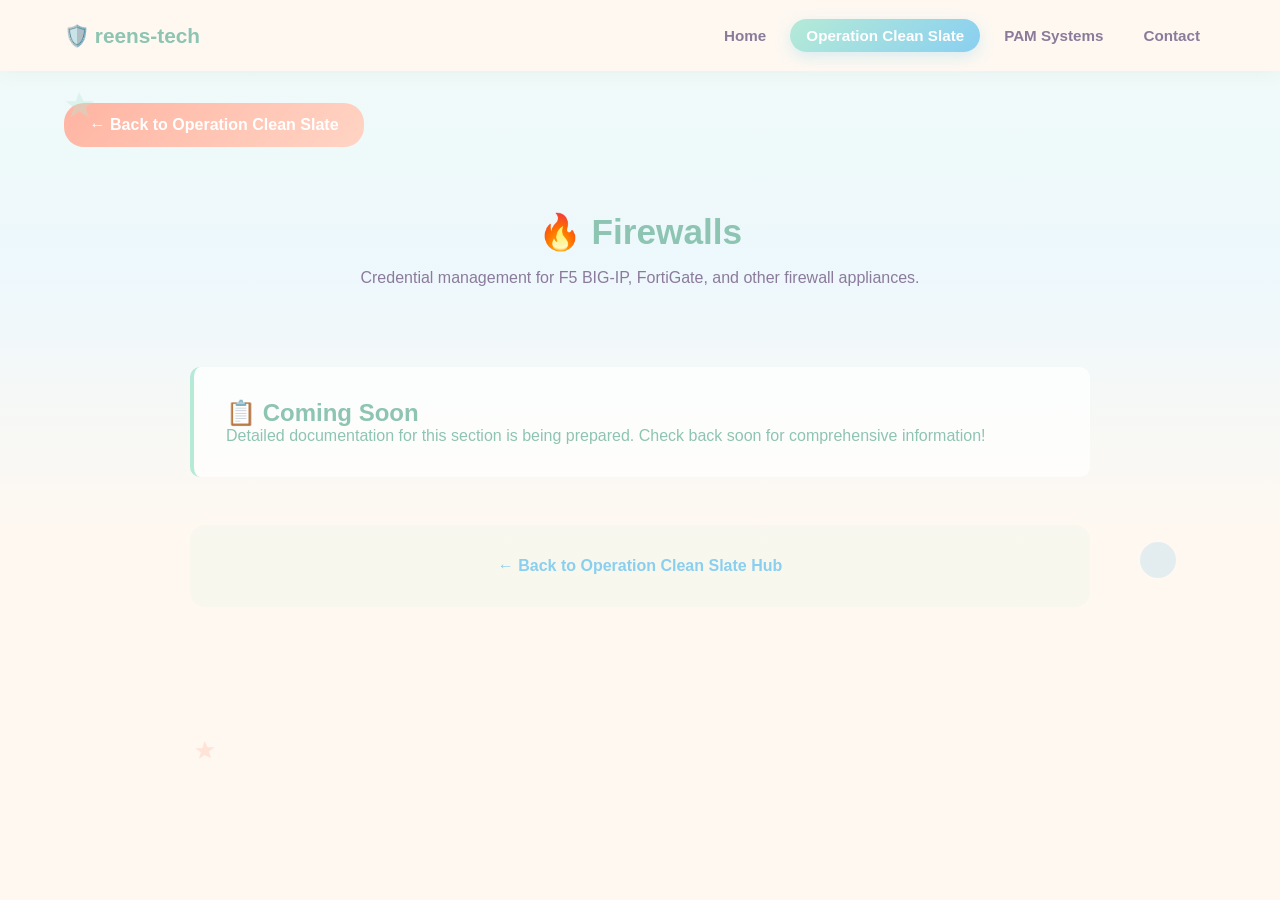
<file: clean-slate-firewalls.html>
﻿<!DOCTYPE html>
<html lang="en">
<head>
    <meta charset="UTF-8">
    <meta name="viewport" content="width=device-width, initial-scale=1.0">
    <title>Firewalls | Operation Clean Slate</title>
    <link rel="stylesheet" href="vault-portfolio.css">
    <style>
        .content-wrapper {
            max-width: 900px;
            margin: 0 auto;
        }
        
        .section {
            background: rgba(255, 255, 255, 0.7);
            border-left: 4px solid var(--mint-fresh);
            border-radius: 10px;
            padding: 2rem;
            margin-bottom: 2rem;
            backdrop-filter: blur(10px);
        }
        
        .page-header {
            text-align: center;
            margin-bottom: 3rem;
            padding: 2rem 0;
        }
        
        .page-header h1 {
            font-size: 2.2rem;
            margin-bottom: 0.5rem;
            color: var(--text-dark);
        }
        
        .back-button {
            display: inline-block;
            margin-bottom: 2rem;
            background: linear-gradient(135deg, var(--peach), var(--peach-light));
            color: white;
            padding: 0.8rem 1.6rem;
            border-radius: 20px;
            text-decoration: none;
            font-weight: 600;
            transition: all 0.3s ease;
        }
        
        .back-button:hover {
            transform: translateX(-5px);
            box-shadow: 0 5px 15px rgba(255, 180, 162, 0.3);
        }
    </style>
</head>
<body>
    <header>
        <div class="header-wrapper">
            <div class="logo" style="font-family: 'Fredoka', sans-serif; font-size: 1.3rem; color: var(--text-dark); display: flex; align-items: center; gap: 0.3rem;">
                🛡️ <span style="font-weight: 600;">reens-tech</span>
            </div>
            <div class="menu-toggle" onclick="toggleMenu()" style="display: none;">
                <span></span>
                <span></span>
                <span></span>
            </div>
            <nav id="mainNav" style="margin: 0; gap: 0.5rem;">
                <a href="index.html" class="nav-link">Home</a>
                <a href="clean-slate.html" class="nav-link active">Operation Clean Slate</a>
                <a href="pam-systems.html" class="nav-link">PAM Systems</a>
                <a href="index.html#contact" class="nav-link">Contact</a>
            </nav>
        </div>
    </header>

    <div class="hero-wrapper">
        <a href="clean-slate.html" class="back-button">← Back to Operation Clean Slate</a>
        
        <div class="page-header">
            <h1>🔥 Firewalls</h1>
            <p style="color: var(--text-medium); margin-top: 1rem;">Credential management for F5 BIG-IP, FortiGate, and other firewall appliances.</p>
        </div>

        <div class="content-wrapper">
            <div class="section">
                <h2>📋 Coming Soon</h2>
                <p>Detailed documentation for this section is being prepared. Check back soon for comprehensive information!</p>
            </div>

            <div style="text-align: center; margin-top: 3rem; padding: 2rem; background: rgba(181, 234, 215, 0.1); border-radius: 15px;">
                <a href="clean-slate.html" style="display: inline-block; color: var(--aqua); text-decoration: none; font-weight: 600;">← Back to Operation Clean Slate Hub</a>
            </div>
        </div>
    </div>

    <svg class="float-decoration sparkle sparkle-1" width="30" height="30" viewBox="0 0 30 30">
        <path d="M15 2l4.6 9.3h10.3l-8.3 6.1 3.2 9.9L15 21.2l-8.3 6.1 3.2-9.9-8.3-6.1h10.3z" fill="var(--mint-fresh)" opacity="0.6"/>
    </svg>
    <svg class="float-decoration sparkle sparkle-2" width="40" height="40" viewBox="0 0 40 40">
        <circle cx="20" cy="20" r="18" fill="var(--aqua)" opacity="0.4"/>
    </svg>
    <svg class="float-decoration sparkle sparkle-3" width="25" height="25" viewBox="0 0 25 25">
        <path d="M12.5 1l3.1 6.3h7l-5.7 4.1 2.2 6.8L12.5 15l-5.7 4.1 2.2-6.8-5.7-4.1h7z" fill="var(--peach)" opacity="0.5"/>
    </svg>

    <script src="vault-portfolio.js"></script>
</body>
</html>
</file>
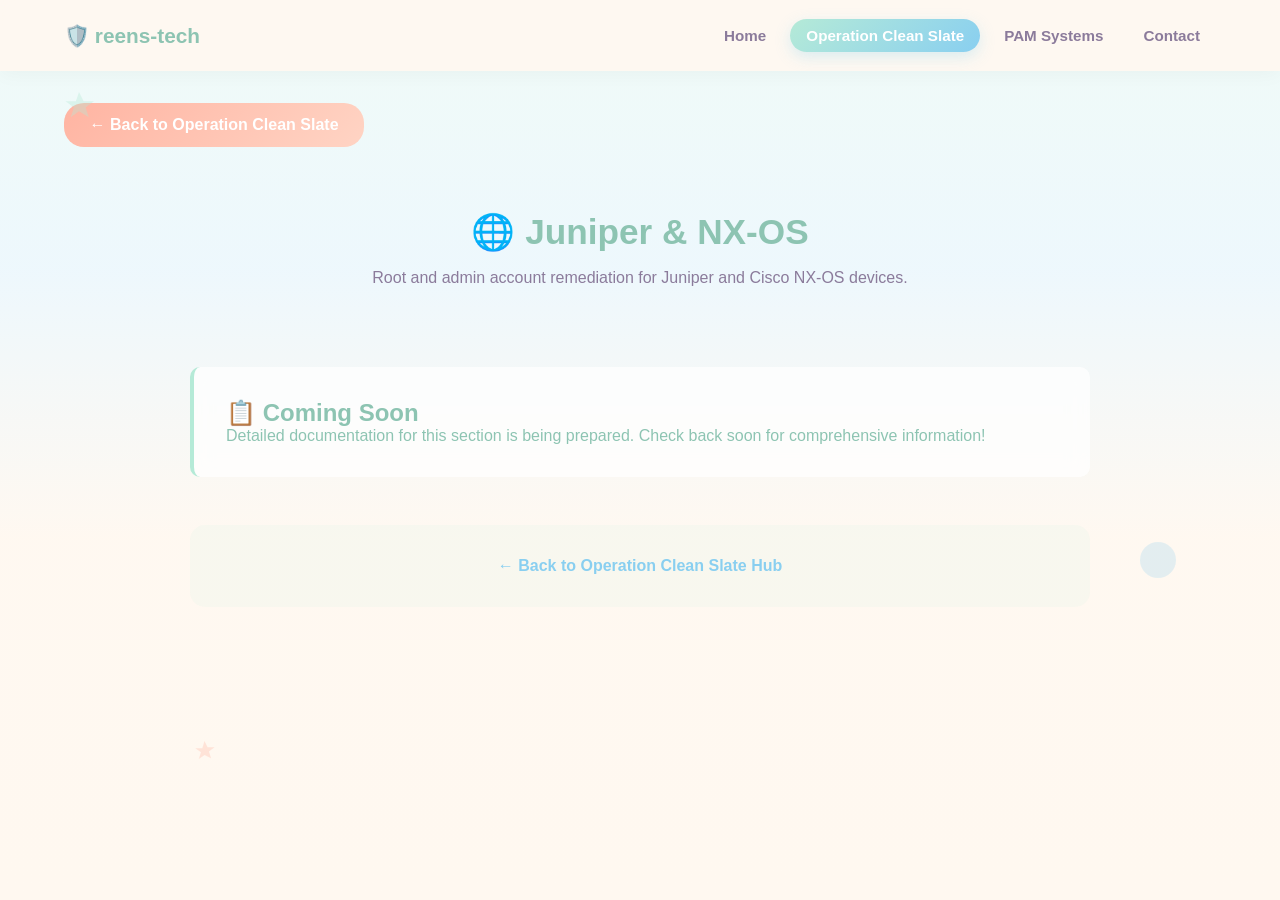
<file: clean-slate-juniper-nxos.html>
﻿<!DOCTYPE html>
<html lang="en">
<head>
    <meta charset="UTF-8">
    <meta name="viewport" content="width=device-width, initial-scale=1.0">
    <title>Juniper & NX-OS | Operation Clean Slate</title>
    <link rel="stylesheet" href="vault-portfolio.css">
    <style>
        .content-wrapper {
            max-width: 900px;
            margin: 0 auto;
        }
        
        .section {
            background: rgba(255, 255, 255, 0.7);
            border-left: 4px solid var(--mint-fresh);
            border-radius: 10px;
            padding: 2rem;
            margin-bottom: 2rem;
            backdrop-filter: blur(10px);
        }
        
        .page-header {
            text-align: center;
            margin-bottom: 3rem;
            padding: 2rem 0;
        }
        
        .page-header h1 {
            font-size: 2.2rem;
            margin-bottom: 0.5rem;
            color: var(--text-dark);
        }
        
        .back-button {
            display: inline-block;
            margin-bottom: 2rem;
            background: linear-gradient(135deg, var(--peach), var(--peach-light));
            color: white;
            padding: 0.8rem 1.6rem;
            border-radius: 20px;
            text-decoration: none;
            font-weight: 600;
            transition: all 0.3s ease;
        }
        
        .back-button:hover {
            transform: translateX(-5px);
            box-shadow: 0 5px 15px rgba(255, 180, 162, 0.3);
        }
    </style>
</head>
<body>
    <header>
        <div class="header-wrapper">
            <div class="logo" style="font-family: 'Fredoka', sans-serif; font-size: 1.3rem; color: var(--text-dark); display: flex; align-items: center; gap: 0.3rem;">
                🛡️ <span style="font-weight: 600;">reens-tech</span>
            </div>
            <div class="menu-toggle" onclick="toggleMenu()" style="display: none;">
                <span></span>
                <span></span>
                <span></span>
            </div>
            <nav id="mainNav" style="margin: 0; gap: 0.5rem;">
                <a href="index.html" class="nav-link">Home</a>
                <a href="clean-slate.html" class="nav-link active">Operation Clean Slate</a>
                <a href="pam-systems.html" class="nav-link">PAM Systems</a>
                <a href="index.html#contact" class="nav-link">Contact</a>
            </nav>
        </div>
    </header>

    <div class="hero-wrapper">
        <a href="clean-slate.html" class="back-button">← Back to Operation Clean Slate</a>
        
        <div class="page-header">
            <h1>🌐 Juniper & NX-OS</h1>
            <p style="color: var(--text-medium); margin-top: 1rem;">Root and admin account remediation for Juniper and Cisco NX-OS devices.</p>
        </div>

        <div class="content-wrapper">
            <div class="section">
                <h2>📋 Coming Soon</h2>
                <p>Detailed documentation for this section is being prepared. Check back soon for comprehensive information!</p>
            </div>

            <div style="text-align: center; margin-top: 3rem; padding: 2rem; background: rgba(181, 234, 215, 0.1); border-radius: 15px;">
                <a href="clean-slate.html" style="display: inline-block; color: var(--aqua); text-decoration: none; font-weight: 600;">← Back to Operation Clean Slate Hub</a>
            </div>
        </div>
    </div>

    <svg class="float-decoration sparkle sparkle-1" width="30" height="30" viewBox="0 0 30 30">
        <path d="M15 2l4.6 9.3h10.3l-8.3 6.1 3.2 9.9L15 21.2l-8.3 6.1 3.2-9.9-8.3-6.1h10.3z" fill="var(--mint-fresh)" opacity="0.6"/>
    </svg>
    <svg class="float-decoration sparkle sparkle-2" width="40" height="40" viewBox="0 0 40 40">
        <circle cx="20" cy="20" r="18" fill="var(--aqua)" opacity="0.4"/>
    </svg>
    <svg class="float-decoration sparkle sparkle-3" width="25" height="25" viewBox="0 0 25 25">
        <path d="M12.5 1l3.1 6.3h7l-5.7 4.1 2.2 6.8L12.5 15l-5.7 4.1 2.2-6.8-5.7-4.1h7z" fill="var(--peach)" opacity="0.5"/>
    </svg>

    <script src="vault-portfolio.js"></script>
</body>
</html>
</file>
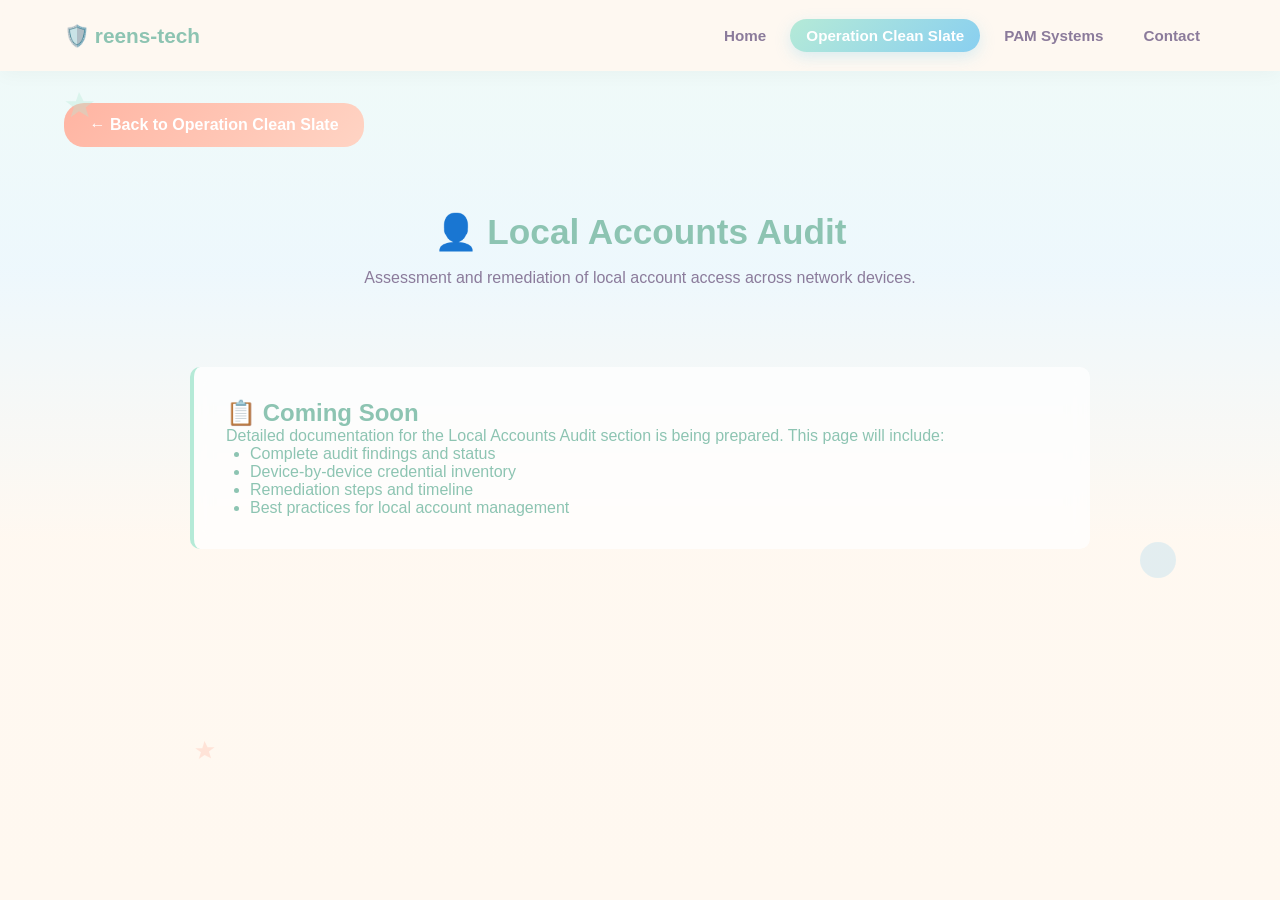
<file: clean-slate-local-accounts.html>
<!DOCTYPE html>
<html lang="en">
<head>
    <meta charset="UTF-8">
    <meta name="viewport" content="width=device-width, initial-scale=1.0">
    <title>Local Accounts Audit | Operation Clean Slate</title>
    <link rel="stylesheet" href="vault-portfolio.css">
    <style>
        .content-wrapper {
            max-width: 900px;
            margin: 0 auto;
        }
        
        .section {
            background: rgba(255, 255, 255, 0.7);
            border-left: 4px solid var(--mint-fresh);
            border-radius: 10px;
            padding: 2rem;
            margin-bottom: 2rem;
            backdrop-filter: blur(10px);
        }
        
        .page-header {
            text-align: center;
            margin-bottom: 3rem;
            padding: 2rem 0;
        }
        
        .page-header h1 {
            font-size: 2.2rem;
            margin-bottom: 0.5rem;
            color: var(--text-dark);
        }
        
        .back-button {
            display: inline-block;
            margin-bottom: 2rem;
            background: linear-gradient(135deg, var(--peach), var(--peach-light));
            color: white;
            padding: 0.8rem 1.6rem;
            border-radius: 20px;
            text-decoration: none;
            font-weight: 600;
            transition: all 0.3s ease;
        }
        
        .back-button:hover {
            transform: translateX(-5px);
            box-shadow: 0 5px 15px rgba(255, 180, 162, 0.3);
        }
    </style>
</head>
<body>
    <header>
        <div class="header-wrapper">
            <div class="logo" style="font-family: 'Fredoka', sans-serif; font-size: 1.3rem; color: var(--text-dark); display: flex; align-items: center; gap: 0.3rem;">
                🛡️ <span style="font-weight: 600;">reens-tech</span>
            </div>
            <div class="menu-toggle" onclick="toggleMenu()" style="display: none;">
                <span></span>
                <span></span>
                <span></span>
            </div>
            <nav id="mainNav" style="margin: 0; gap: 0.5rem;">
                <a href="index.html" class="nav-link">Home</a>
                <a href="clean-slate.html" class="nav-link active">Operation Clean Slate</a>
                <a href="pam-systems.html" class="nav-link">PAM Systems</a>
                <a href="index.html#contact" class="nav-link">Contact</a>
            </nav>
        </div>
    </header>

    <div class="hero-wrapper">
        <a href="clean-slate.html" class="back-button">← Back to Operation Clean Slate</a>
        
        <div class="page-header">
            <h1>👤 Local Accounts Audit</h1>
            <p style="color: var(--text-medium); margin-top: 1rem;">Assessment and remediation of local account access across network devices.</p>
        </div>

        <div class="content-wrapper">
            <div class="section">
                <h2>📋 Coming Soon</h2>
                <p>Detailed documentation for the Local Accounts Audit section is being prepared. This page will include:</p>
                <ul style="margin-left: 1.5rem;">
                    <li>Complete audit findings and status</li>
                    <li>Device-by-device credential inventory</li>
                    <li>Remediation steps and timeline</li>
                    <li>Best practices for local account management</li>
                </ul>
            </div>
        </div>
    </div>

    <svg class="float-decoration sparkle sparkle-1" width="30" height="30" viewBox="0 0 30 30">
        <path d="M15 2l4.6 9.3h10.3l-8.3 6.1 3.2 9.9L15 21.2l-8.3 6.1 3.2-9.9-8.3-6.1h10.3z" fill="var(--mint-fresh)" opacity="0.6"/>
    </svg>
    <svg class="float-decoration sparkle sparkle-2" width="40" height="40" viewBox="0 0 40 40">
        <circle cx="20" cy="20" r="18" fill="var(--aqua)" opacity="0.4"/>
    </svg>
    <svg class="float-decoration sparkle sparkle-3" width="25" height="25" viewBox="0 0 25 25">
        <path d="M12.5 1l3.1 6.3h7l-5.7 4.1 2.2 6.8L12.5 15l-5.7 4.1 2.2-6.8-5.7-4.1h7z" fill="var(--peach)" opacity="0.5"/>
    </svg>

    <script src="vault-portfolio.js"></script>
</body>
</html>
</file>
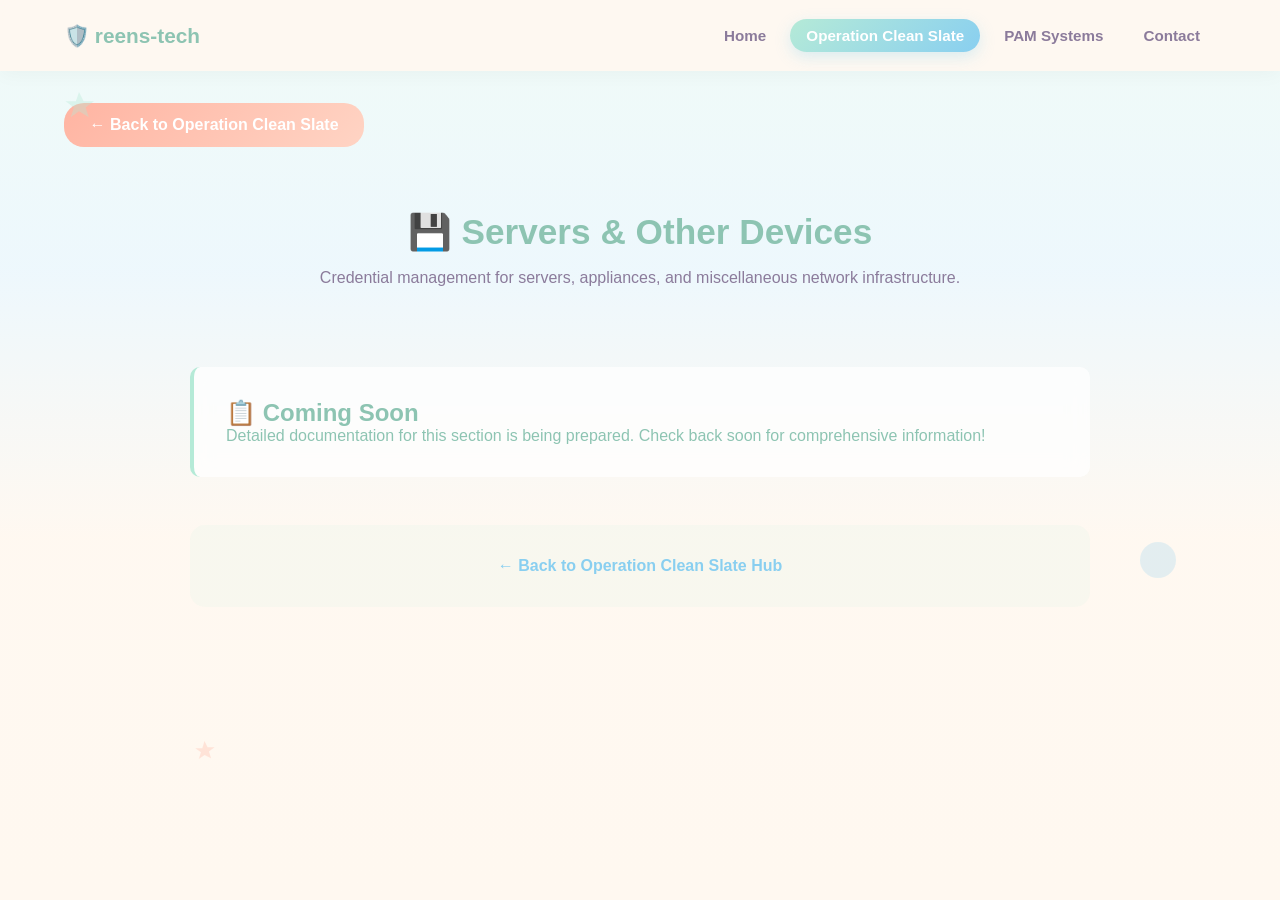
<file: clean-slate-servers-other.html>
﻿<!DOCTYPE html>
<html lang="en">
<head>
    <meta charset="UTF-8">
    <meta name="viewport" content="width=device-width, initial-scale=1.0">
    <title>Servers & Other Devices | Operation Clean Slate</title>
    <link rel="stylesheet" href="vault-portfolio.css">
    <style>
        .content-wrapper {
            max-width: 900px;
            margin: 0 auto;
        }
        
        .section {
            background: rgba(255, 255, 255, 0.7);
            border-left: 4px solid var(--mint-fresh);
            border-radius: 10px;
            padding: 2rem;
            margin-bottom: 2rem;
            backdrop-filter: blur(10px);
        }
        
        .page-header {
            text-align: center;
            margin-bottom: 3rem;
            padding: 2rem 0;
        }
        
        .page-header h1 {
            font-size: 2.2rem;
            margin-bottom: 0.5rem;
            color: var(--text-dark);
        }
        
        .back-button {
            display: inline-block;
            margin-bottom: 2rem;
            background: linear-gradient(135deg, var(--peach), var(--peach-light));
            color: white;
            padding: 0.8rem 1.6rem;
            border-radius: 20px;
            text-decoration: none;
            font-weight: 600;
            transition: all 0.3s ease;
        }
        
        .back-button:hover {
            transform: translateX(-5px);
            box-shadow: 0 5px 15px rgba(255, 180, 162, 0.3);
        }
    </style>
</head>
<body>
    <header>
        <div class="header-wrapper">
            <div class="logo" style="font-family: 'Fredoka', sans-serif; font-size: 1.3rem; color: var(--text-dark); display: flex; align-items: center; gap: 0.3rem;">
                🛡️ <span style="font-weight: 600;">reens-tech</span>
            </div>
            <div class="menu-toggle" onclick="toggleMenu()" style="display: none;">
                <span></span>
                <span></span>
                <span></span>
            </div>
            <nav id="mainNav" style="margin: 0; gap: 0.5rem;">
                <a href="index.html" class="nav-link">Home</a>
                <a href="clean-slate.html" class="nav-link active">Operation Clean Slate</a>
                <a href="pam-systems.html" class="nav-link">PAM Systems</a>
                <a href="index.html#contact" class="nav-link">Contact</a>
            </nav>
        </div>
    </header>

    <div class="hero-wrapper">
        <a href="clean-slate.html" class="back-button">← Back to Operation Clean Slate</a>
        
        <div class="page-header">
            <h1>💾 Servers & Other Devices</h1>
            <p style="color: var(--text-medium); margin-top: 1rem;">Credential management for servers, appliances, and miscellaneous network infrastructure.</p>
        </div>

        <div class="content-wrapper">
            <div class="section">
                <h2>📋 Coming Soon</h2>
                <p>Detailed documentation for this section is being prepared. Check back soon for comprehensive information!</p>
            </div>

            <div style="text-align: center; margin-top: 3rem; padding: 2rem; background: rgba(181, 234, 215, 0.1); border-radius: 15px;">
                <a href="clean-slate.html" style="display: inline-block; color: var(--aqua); text-decoration: none; font-weight: 600;">← Back to Operation Clean Slate Hub</a>
            </div>
        </div>
    </div>

    <svg class="float-decoration sparkle sparkle-1" width="30" height="30" viewBox="0 0 30 30">
        <path d="M15 2l4.6 9.3h10.3l-8.3 6.1 3.2 9.9L15 21.2l-8.3 6.1 3.2-9.9-8.3-6.1h10.3z" fill="var(--mint-fresh)" opacity="0.6"/>
    </svg>
    <svg class="float-decoration sparkle sparkle-2" width="40" height="40" viewBox="0 0 40 40">
        <circle cx="20" cy="20" r="18" fill="var(--aqua)" opacity="0.4"/>
    </svg>
    <svg class="float-decoration sparkle sparkle-3" width="25" height="25" viewBox="0 0 25 25">
        <path d="M12.5 1l3.1 6.3h7l-5.7 4.1 2.2 6.8L12.5 15l-5.7 4.1 2.2-6.8-5.7-4.1h7z" fill="var(--peach)" opacity="0.5"/>
    </svg>

    <script src="vault-portfolio.js"></script>
</body>
</html>
</file>
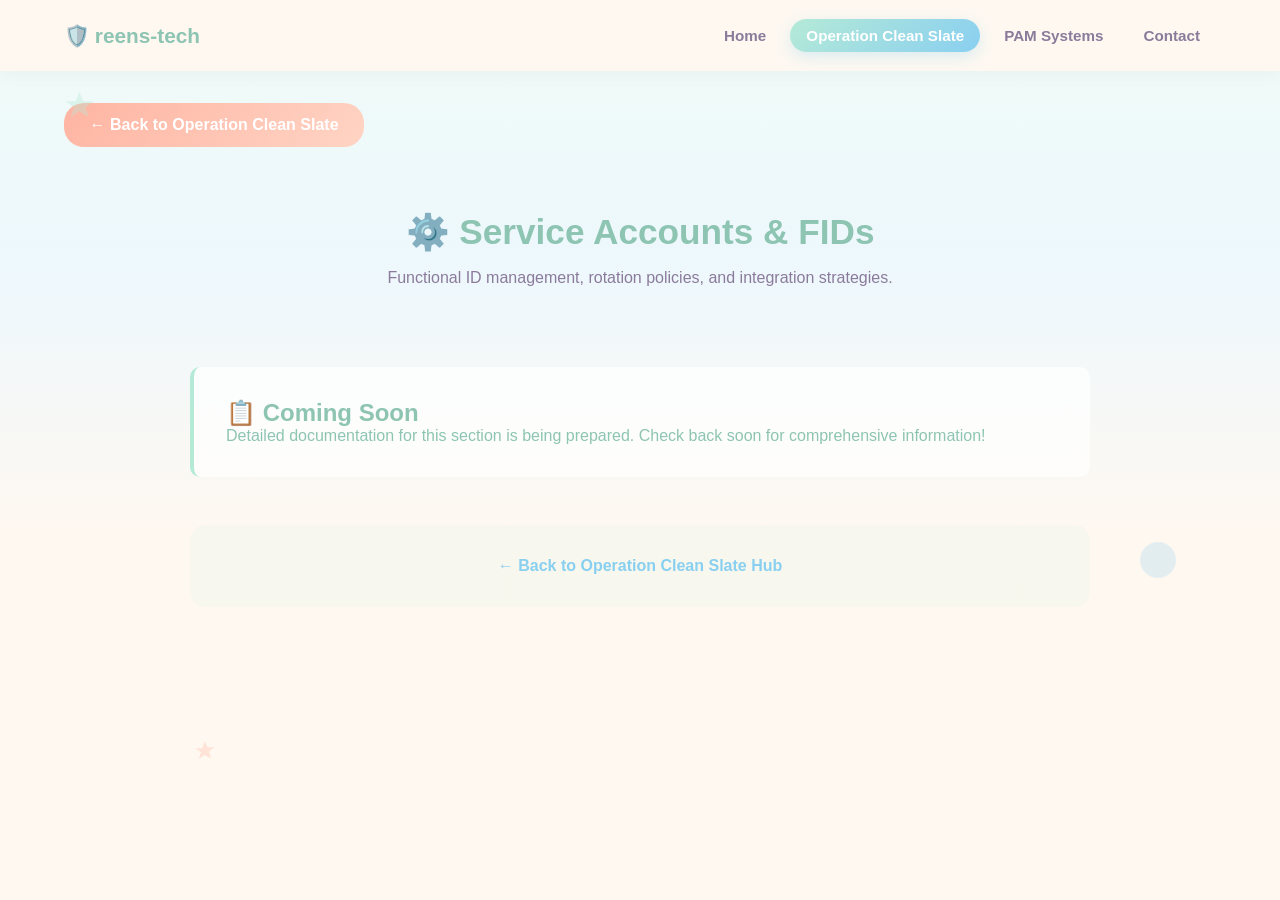
<file: clean-slate-service-accounts.html>
﻿<!DOCTYPE html>
<html lang="en">
<head>
    <meta charset="UTF-8">
    <meta name="viewport" content="width=device-width, initial-scale=1.0">
    <title>Service Accounts & FIDs | Operation Clean Slate</title>
    <link rel="stylesheet" href="vault-portfolio.css">
    <style>
        .content-wrapper {
            max-width: 900px;
            margin: 0 auto;
        }
        
        .section {
            background: rgba(255, 255, 255, 0.7);
            border-left: 4px solid var(--mint-fresh);
            border-radius: 10px;
            padding: 2rem;
            margin-bottom: 2rem;
            backdrop-filter: blur(10px);
        }
        
        .page-header {
            text-align: center;
            margin-bottom: 3rem;
            padding: 2rem 0;
        }
        
        .page-header h1 {
            font-size: 2.2rem;
            margin-bottom: 0.5rem;
            color: var(--text-dark);
        }
        
        .back-button {
            display: inline-block;
            margin-bottom: 2rem;
            background: linear-gradient(135deg, var(--peach), var(--peach-light));
            color: white;
            padding: 0.8rem 1.6rem;
            border-radius: 20px;
            text-decoration: none;
            font-weight: 600;
            transition: all 0.3s ease;
        }
        
        .back-button:hover {
            transform: translateX(-5px);
            box-shadow: 0 5px 15px rgba(255, 180, 162, 0.3);
        }
    </style>
</head>
<body>
    <header>
        <div class="header-wrapper">
            <div class="logo" style="font-family: 'Fredoka', sans-serif; font-size: 1.3rem; color: var(--text-dark); display: flex; align-items: center; gap: 0.3rem;">
                🛡️ <span style="font-weight: 600;">reens-tech</span>
            </div>
            <div class="menu-toggle" onclick="toggleMenu()" style="display: none;">
                <span></span>
                <span></span>
                <span></span>
            </div>
            <nav id="mainNav" style="margin: 0; gap: 0.5rem;">
                <a href="index.html" class="nav-link">Home</a>
                <a href="clean-slate.html" class="nav-link active">Operation Clean Slate</a>
                <a href="pam-systems.html" class="nav-link">PAM Systems</a>
                <a href="index.html#contact" class="nav-link">Contact</a>
            </nav>
        </div>
    </header>

    <div class="hero-wrapper">
        <a href="clean-slate.html" class="back-button">← Back to Operation Clean Slate</a>
        
        <div class="page-header">
            <h1>⚙️ Service Accounts & FIDs</h1>
            <p style="color: var(--text-medium); margin-top: 1rem;">Functional ID management, rotation policies, and integration strategies.</p>
        </div>

        <div class="content-wrapper">
            <div class="section">
                <h2>📋 Coming Soon</h2>
                <p>Detailed documentation for this section is being prepared. Check back soon for comprehensive information!</p>
            </div>

            <div style="text-align: center; margin-top: 3rem; padding: 2rem; background: rgba(181, 234, 215, 0.1); border-radius: 15px;">
                <a href="clean-slate.html" style="display: inline-block; color: var(--aqua); text-decoration: none; font-weight: 600;">← Back to Operation Clean Slate Hub</a>
            </div>
        </div>
    </div>

    <svg class="float-decoration sparkle sparkle-1" width="30" height="30" viewBox="0 0 30 30">
        <path d="M15 2l4.6 9.3h10.3l-8.3 6.1 3.2 9.9L15 21.2l-8.3 6.1 3.2-9.9-8.3-6.1h10.3z" fill="var(--mint-fresh)" opacity="0.6"/>
    </svg>
    <svg class="float-decoration sparkle sparkle-2" width="40" height="40" viewBox="0 0 40 40">
        <circle cx="20" cy="20" r="18" fill="var(--aqua)" opacity="0.4"/>
    </svg>
    <svg class="float-decoration sparkle sparkle-3" width="25" height="25" viewBox="0 0 25 25">
        <path d="M12.5 1l3.1 6.3h7l-5.7 4.1 2.2 6.8L12.5 15l-5.7 4.1 2.2-6.8-5.7-4.1h7z" fill="var(--peach)" opacity="0.5"/>
    </svg>

    <script src="vault-portfolio.js"></script>
</body>
</html>
</file>
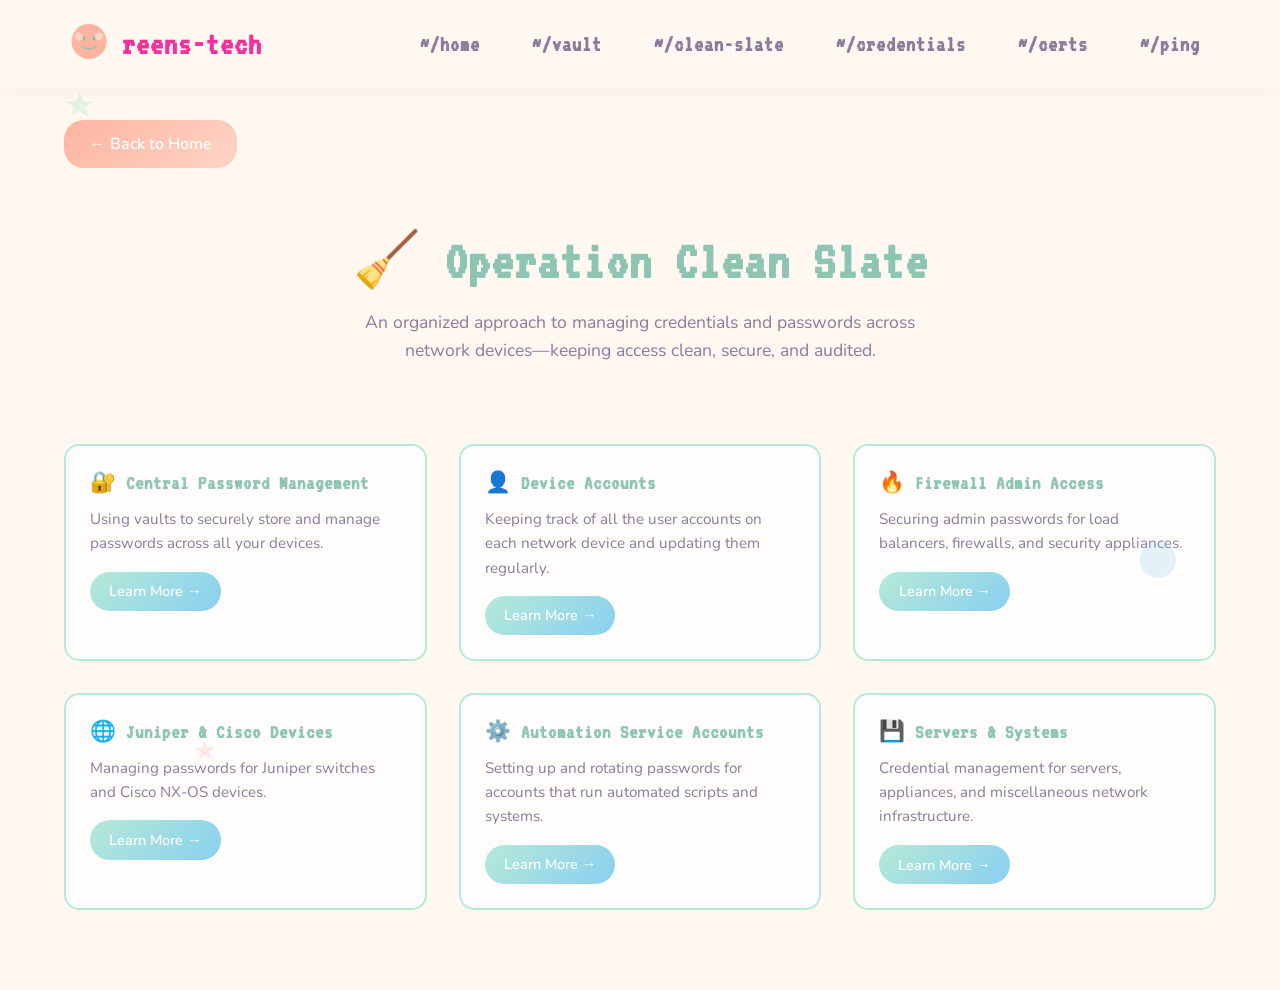
<file: clean-slate.html>
<!DOCTYPE html>
<html lang="en">
<head>
    <meta charset="UTF-8">
    <meta name="viewport" content="width=device-width, initial-scale=1.0">
    <title>Operation Clean Slate | Reen's Tech Vault</title>
    <link rel="preconnect" href="https://fonts.googleapis.com">
    <link rel="preconnect" href="https://fonts.gstatic.com" crossorigin>
    <link href="https://fonts.googleapis.com/css2?family=Fredoka:wght@300;400;500;600;700&family=Nunito:wght@300;400;600;700&family=VT323&display=swap" rel="stylesheet">
    <link rel="stylesheet" href="vault-portfolio.css">
    <style>
        /* Override blue hero background to match the warm cream/pastel About section */
        .hero-wrapper, .hero {
            background: #FFF8F0 !important;
            background-color: #FFF8F0 !important;
        }
        /* Retro terminal typography across headings and nav */
        h1, h2, h3, .section-title, nav a, .btn {
            font-family: 'VT323', monospace !important;
            letter-spacing: 1px;
        }
        h1 { font-size: 3.4rem !important; line-height: 1.1 !important; }
        .section-title { font-size: 2.8rem !important; }
        nav a { font-size: 1.4rem !important; }
        
        .breadcrumb {
            display: flex;
            align-items: center;
            gap: 0.5rem;
            margin-bottom: 2rem;
            font-size: 0.95rem;
            color: var(--text-medium);
        }
        
        .breadcrumb a {
            color: var(--aqua);
            text-decoration: none;
            transition: color 0.3s ease;
        }
        
        .breadcrumb a:hover {
            color: var(--mint-fresh);
            text-decoration: underline;
        }
        
        .breadcrumb span {
            color: var(--text-medium);
        }
        
        .page-header {
            text-align: center;
            margin-bottom: 3rem;
            padding: 2rem 0;
        }
        
        .page-header h1 {
            font-size: 2.5rem;
            margin-bottom: 1rem;
            color: var(--text-dark);
            text-shadow: 2px 2px 4px rgba(255, 255, 255, 0.5);
        }
        
        .page-header p {
            font-size: 1.1rem;
            color: var(--text-medium);
            line-height: 1.6;
            max-width: 600px;
            margin: 0 auto;
        }
        
        .content-grid {
            display: grid;
            grid-template-columns: repeat(auto-fit, minmax(300px, 1fr));
            gap: 2rem;
            margin-bottom: 3rem;
        }
        
        .content-card {
            background: rgba(255, 255, 255, 0.7);
            border: 2px solid var(--mint-fresh);
            border-radius: 15px;
            padding: 1.5rem;
            transition: all 0.3s ease;
            cursor: pointer;
            backdrop-filter: blur(10px);
        }
        
        .content-card:hover {
            transform: translateY(-5px);
            box-shadow: 0 10px 30px rgba(90, 74, 106, 0.15);
            border-color: var(--aqua);
        }
        
        .content-card h3 {
            font-size: 1.3rem;
            margin-bottom: 0.8rem;
            color: var(--text-dark);
        }
        
        .content-card p {
            color: var(--text-medium);
            line-height: 1.6;
            font-size: 0.95rem;
            margin-bottom: 1rem;
        }
        
        .content-card a {
            display: inline-block;
            background: linear-gradient(135deg, var(--mint-fresh), var(--aqua));
            color: white;
            padding: 0.6rem 1.2rem;
            border-radius: 20px;
            text-decoration: none;
            font-weight: 600;
            transition: all 0.3s ease;
            font-size: 0.9rem;
        }
        
        .content-card a:hover {
            transform: scale(1.05);
            box-shadow: 0 5px 15px rgba(137, 207, 240, 0.3);
        }
        
        .back-button {
            display: inline-block;
            margin-bottom: 2rem;
            background: linear-gradient(135deg, var(--peach), var(--peach-light));
            color: white;
            padding: 0.8rem 1.6rem;
            border-radius: 20px;
            text-decoration: none;
            font-weight: 600;
            transition: all 0.3s ease;
        }
        
        .back-button:hover {
            transform: translateX(-5px);
            box-shadow: 0 5px 15px rgba(255, 180, 162, 0.3);
        }
    </style>
</head>
<body>
    <!-- Navigation -->
    <header>
        <div class="header-wrapper">
            <div class="logo" style="font-family: 'VT323', monospace; font-size: 2rem; color: #f4309c; letter-spacing: 1px;">
                <svg class="logo-icon" viewBox="0 0 100 100" fill="none" xmlns="http://www.w3.org/2000/svg">
                    <circle cx="50" cy="45" r="35" fill="#FFB4A2"/>
                    <circle cx="38" cy="38" r="5" fill="#8DC4B2"/>
                    <circle cx="62" cy="38" r="5" fill="#8DC4B2"/>
                    <path d="M35 55Q50 65 65 55" stroke="#8DC4B2" stroke-width="3" stroke-linecap="round" fill="none"/>
                    <circle cx="30" cy="35" r="8" fill="#FFD4C4"/>
                    <circle cx="70" cy="35" r="8" fill="#FFD4C4"/>
                </svg>
                reens-tech
            </div>
            <div class="menu-toggle" onclick="toggleMenu()">
                <span></span>
                <span></span>
                <span></span>
            </div>
            <nav id="mainNav">
                <a href="index.html">~/home</a>
                <a href="index.html#menu">~/vault</a>
                <a href="clean-slate.html" class="active">~/clean-slate</a>
                <a href="pam-systems.html">~/credentials</a>
                <a href="index.html#about">~/certs</a>
                <a href="index.html#contact">~/ping</a>
            </nav>
        </div>
    </header>

    <!-- Main Content -->
    <div class="hero-wrapper">
        <a href="index.html" class="back-button">← Back to Home</a>
        
        <div class="page-header">
            <h1>🧹 Operation Clean Slate</h1>
            <p>An organized approach to managing credentials and passwords across network devices—keeping access clean, secure, and audited.</p>
        </div>

        <div class="content-grid">
            <!-- Centralized Credentials -->
            <div class="content-card">
                <h3>🔐 Central Password Management</h3>
                <p>Using vaults to securely store and manage passwords across all your devices.</p>
                <a href="clean-slate-centralized-credentials.html">Learn More →</a>
            </div>

            <!-- Local Accounts Audit -->
            <div class="content-card">
                <h3>👤 Device Accounts</h3>
                <p>Keeping track of all the user accounts on each network device and updating them regularly.</p>
                <a href="clean-slate-local-accounts.html">Learn More →</a>
            </div>

            <!-- Firewalls -->
            <div class="content-card">
                <h3>🔥 Firewall Admin Access</h3>
                <p>Securing admin passwords for load balancers, firewalls, and security appliances.</p>
                <a href="clean-slate-firewalls.html">Learn More →</a>
            </div>

            <!-- Juniper & NX-OS -->
            <div class="content-card">
                <h3>🌐 Juniper & Cisco Devices</h3>
                <p>Managing passwords for Juniper switches and Cisco NX-OS devices.</p>
                <a href="clean-slate-juniper-nxos.html">Learn More →</a>
            </div>

            <!-- Service Accounts & FIDs -->
            <div class="content-card">
                <h3>⚙️ Automation Service Accounts</h3>
                <p>Setting up and rotating passwords for accounts that run automated scripts and systems.</p>
                <a href="clean-slate-service-accounts.html">Learn More →</a>
            </div>

            <!-- Other Devices & Servers -->
            <div class="content-card">
                <h3>💾 Servers & Systems</h3>
                <p>Credential management for servers, appliances, and miscellaneous network infrastructure.</p>
                <a href="clean-slate-servers-other.html">Learn More →</a>
            </div>
        </div>
    </div>

    <!-- Floating Decorations -->
    <svg class="float-decoration sparkle sparkle-1" width="30" height="30" viewBox="0 0 30 30">
        <path d="M15 2l4.6 9.3h10.3l-8.3 6.1 3.2 9.9L15 21.2l-8.3 6.1 3.2-9.9-8.3-6.1h10.3z" fill="var(--mint-fresh)" opacity="0.6"/>
    </svg>
    <svg class="float-decoration sparkle sparkle-2" width="40" height="40" viewBox="0 0 40 40">
        <circle cx="20" cy="20" r="18" fill="var(--aqua)" opacity="0.4"/>
    </svg>
    <svg class="float-decoration sparkle sparkle-3" width="25" height="25" viewBox="0 0 25 25">
        <path d="M12.5 1l3.1 6.3h7l-5.7 4.1 2.2 6.8L12.5 15l-5.7 4.1 2.2-6.8-5.7-4.1h7z" fill="var(--peach)" opacity="0.5"/>
    </svg>

    <script src="vault-portfolio.js"></script>
</body>
</html>
</file>
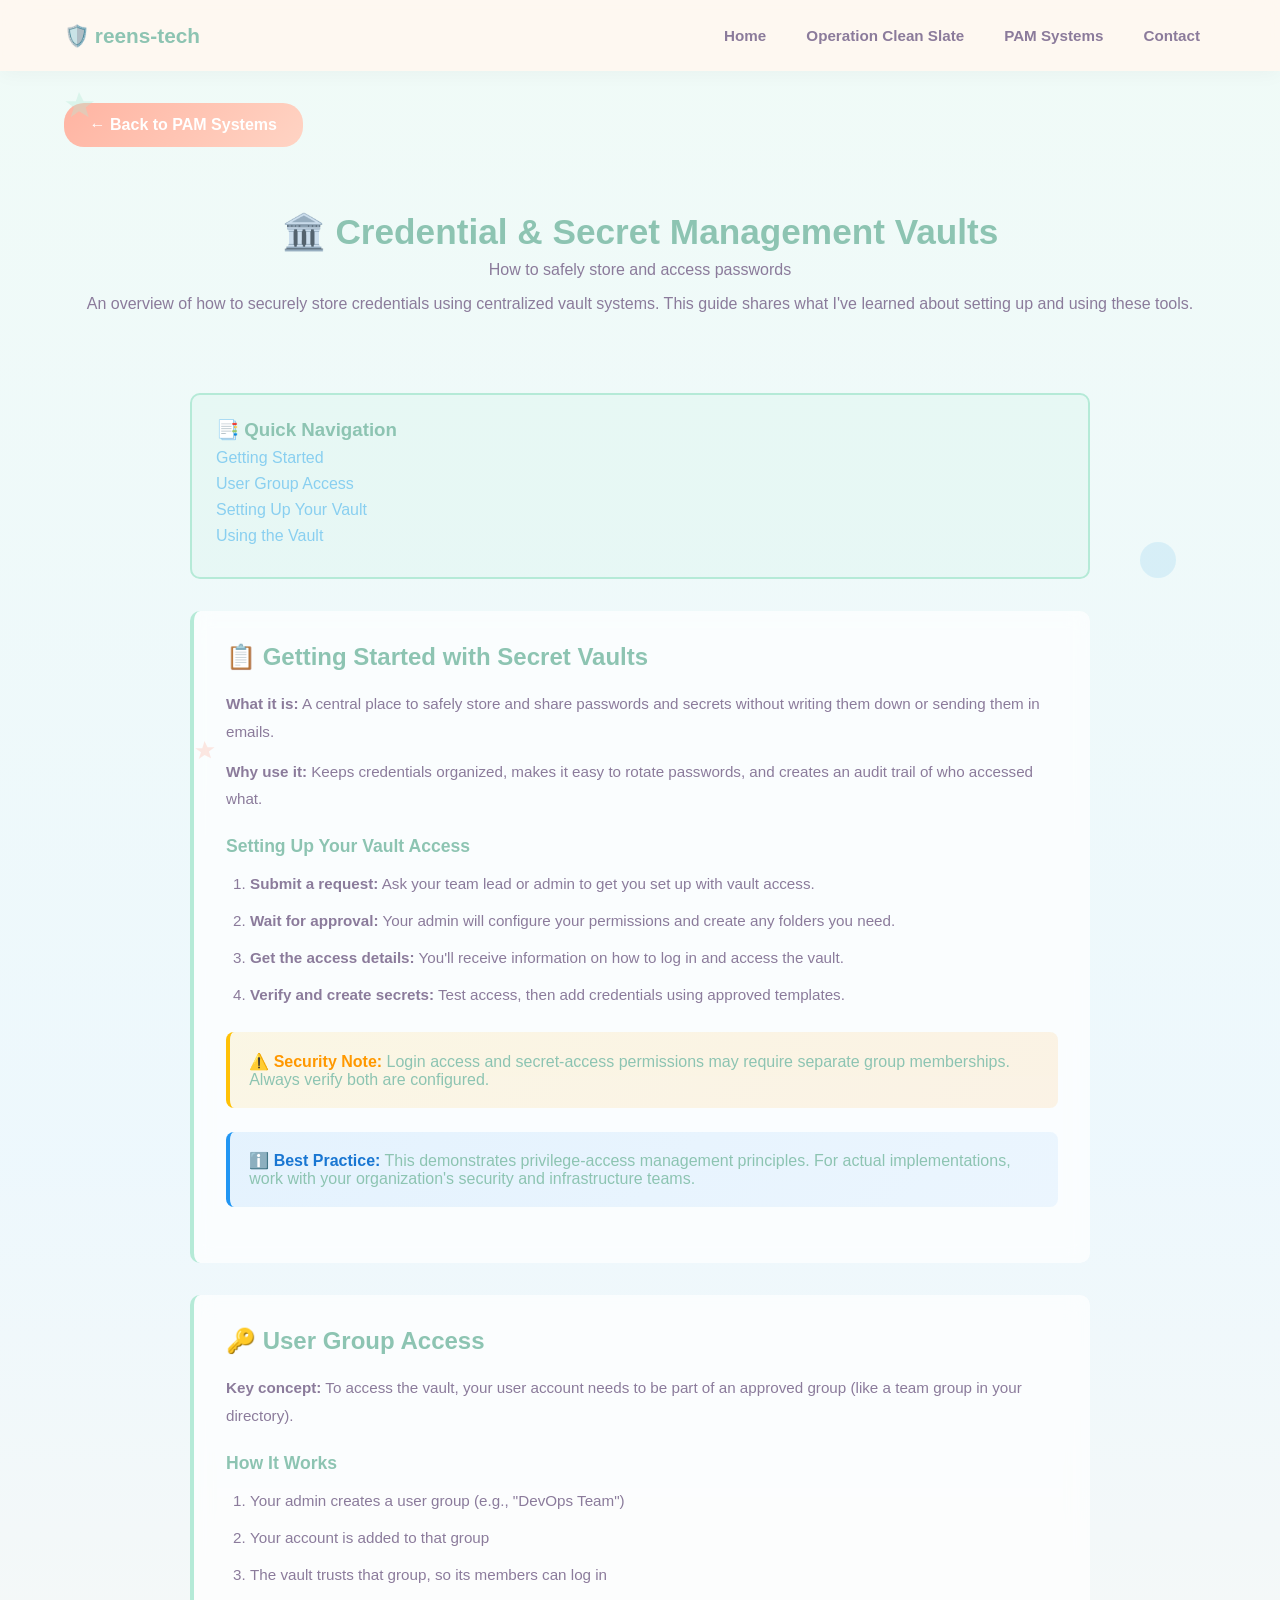
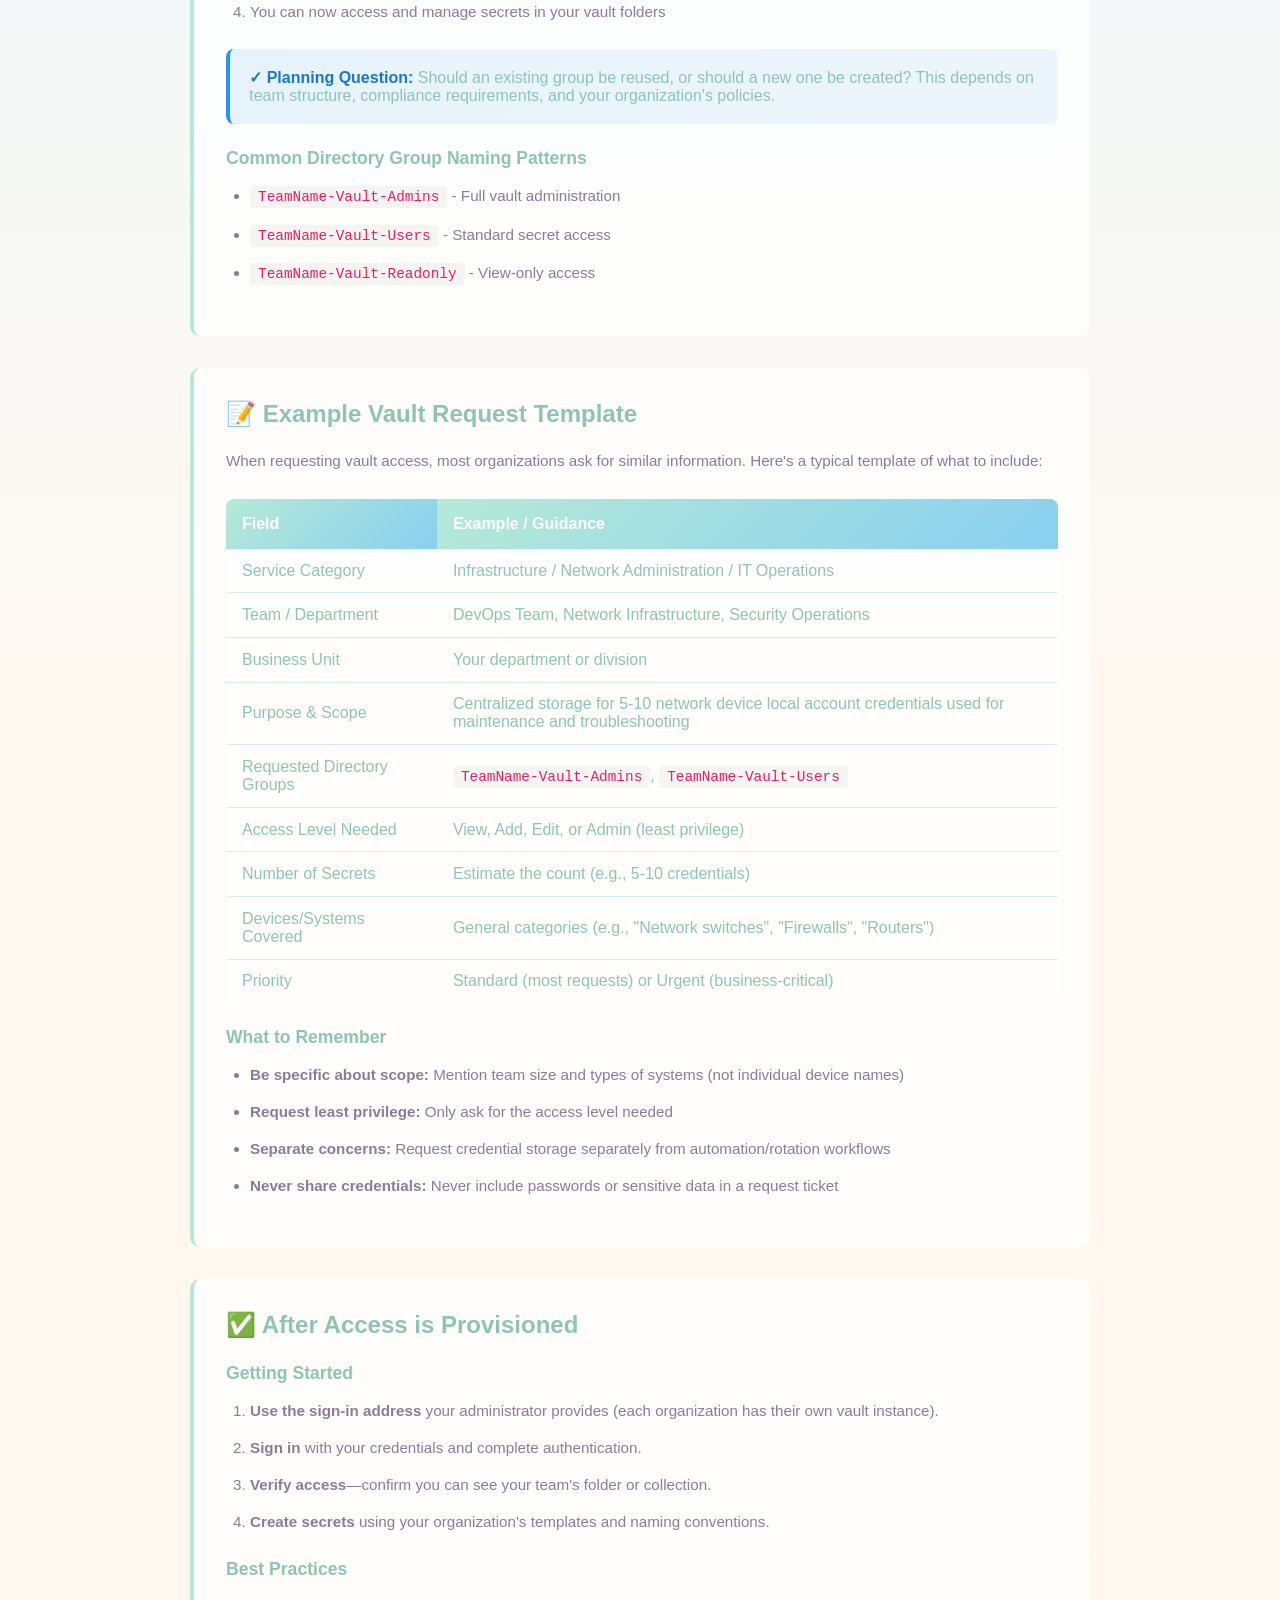
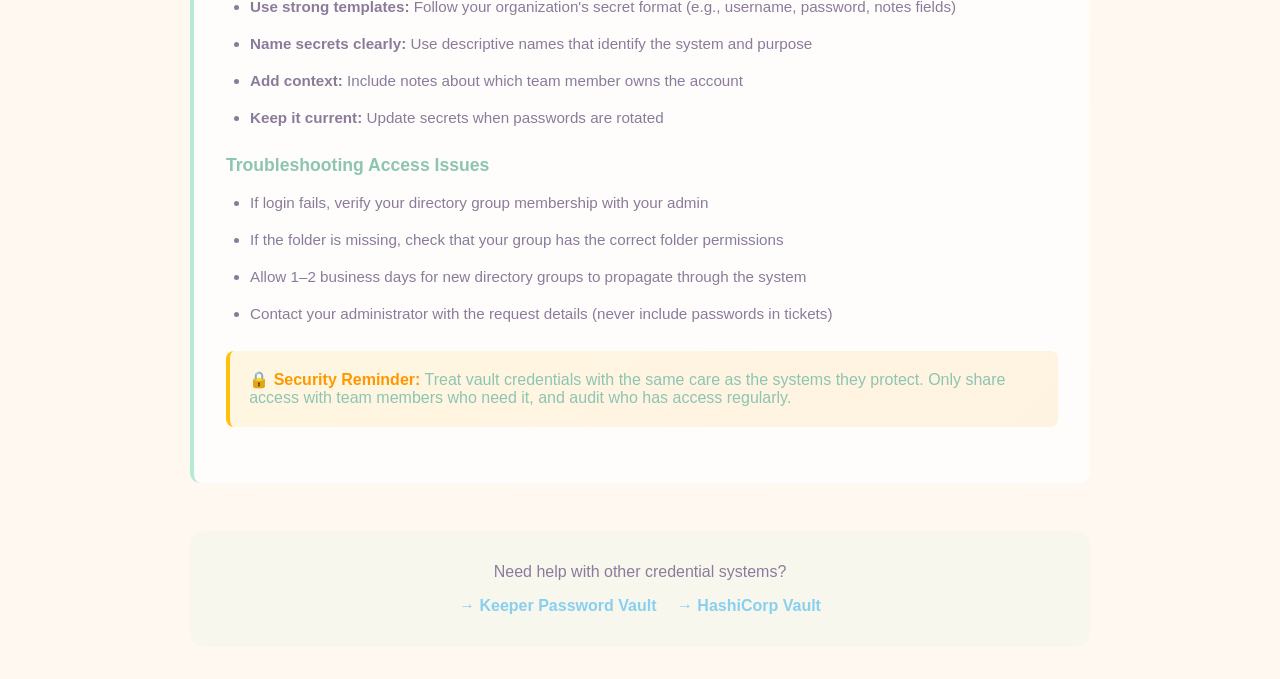
<file: pam-delinea.html>
<!DOCTYPE html>
<html lang="en">
<head>
    <meta charset="UTF-8">
    <meta name="viewport" content="width=device-width, initial-scale=1.0">
    <title>Delinea Secret Server Onboarding | Reen's Tech Vault</title>
    <link rel="stylesheet" href="vault-portfolio.css">
    <style>
        .breadcrumb {
            display: flex;
            align-items: center;
            gap: 0.5rem;
            margin-bottom: 2rem;
            font-size: 0.95rem;
            color: var(--text-medium);
            flex-wrap: wrap;
        }
        
        .breadcrumb a {
            color: var(--aqua);
            text-decoration: none;
            transition: color 0.3s ease;
        }
        
        .breadcrumb a:hover {
            color: var(--mint-fresh);
            text-decoration: underline;
        }
        
        .breadcrumb span {
            color: var(--text-medium);
        }
        
        .page-header {
            text-align: center;
            margin-bottom: 3rem;
            padding: 2rem 0;
        }
        
        .page-header h1 {
            font-size: 2.2rem;
            margin-bottom: 0.5rem;
            color: var(--text-dark);
        }
        
        .page-header .subtitle {
            font-size: 1rem;
            color: var(--text-medium);
            margin-bottom: 1rem;
        }
        
        .content-wrapper {
            max-width: 900px;
            margin: 0 auto;
        }
        
        .section {
            background: rgba(255, 255, 255, 0.7);
            border-left: 4px solid var(--mint-fresh);
            border-radius: 10px;
            padding: 2rem;
            margin-bottom: 2rem;
            backdrop-filter: blur(10px);
        }
        
        .section h2 {
            font-size: 1.5rem;
            margin-bottom: 1.2rem;
            color: var(--text-dark);
            display: flex;
            align-items: center;
            gap: 0.5rem;
        }
        
        .section h3 {
            font-size: 1.1rem;
            margin-top: 1.5rem;
            margin-bottom: 0.8rem;
            color: var(--text-dark);
        }
        
        .section p, .section li {
            color: var(--text-medium);
            line-height: 1.8;
            font-size: 0.95rem;
            margin-bottom: 0.8rem;
        }
        
        .section ul, .section ol {
            margin-left: 1.5rem;
            margin-bottom: 1rem;
        }
        
        .section li {
            margin-bottom: 0.6rem;
        }
        
        .warning-box {
            background: linear-gradient(135deg, rgba(255, 193, 7, 0.1), rgba(255, 152, 0, 0.1));
            border-left: 4px solid #FFC107;
            border-radius: 8px;
            padding: 1.2rem;
            margin: 1.5rem 0;
        }
        
        .warning-box strong {
            color: #FF9800;
        }
        
        .info-box {
            background: linear-gradient(135deg, rgba(33, 150, 243, 0.1), rgba(100, 181, 246, 0.1));
            border-left: 4px solid #2196F3;
            border-radius: 8px;
            padding: 1.2rem;
            margin: 1.5rem 0;
        }
        
        .info-box strong {
            color: #1976D2;
        }
        
        .table-wrapper {
            overflow-x: auto;
            margin: 1.5rem 0;
        }
        
        table {
            width: 100%;
            border-collapse: collapse;
            background: rgba(255, 255, 255, 0.5);
            border-radius: 8px;
            overflow: hidden;
        }
        
        th {
            background: linear-gradient(135deg, var(--mint-fresh), var(--aqua));
            color: white;
            padding: 1rem;
            text-align: left;
            font-weight: 600;
        }
        
        td {
            padding: 0.8rem 1rem;
            border-bottom: 1px solid var(--mint-light);
        }
        
        tr:last-child td {
            border-bottom: none;
        }
        
        code {
            background: rgba(220, 220, 220, 0.3);
            padding: 0.2rem 0.5rem;
            border-radius: 4px;
            font-family: 'Courier New', monospace;
            color: #E91E63;
            font-size: 0.9rem;
        }
        
        .back-button {
            display: inline-block;
            margin-bottom: 2rem;
            background: linear-gradient(135deg, var(--peach), var(--peach-light));
            color: white;
            padding: 0.8rem 1.6rem;
            border-radius: 20px;
            text-decoration: none;
            font-weight: 600;
            transition: all 0.3s ease;
        }
        
        .back-button:hover {
            transform: translateX(-5px);
            box-shadow: 0 5px 15px rgba(255, 180, 162, 0.3);
        }
        
        .toc {
            background: rgba(181, 234, 215, 0.15);
            border: 2px solid var(--mint-fresh);
            border-radius: 10px;
            padding: 1.5rem;
            margin: 2rem 0;
        }
        
        .toc h3 {
            margin-top: 0;
            color: var(--text-dark);
        }
        
        .toc ul {
            list-style: none;
            margin: 0;
            padding: 0;
        }
        
        .toc li {
            margin: 0.5rem 0;
        }
        
        .toc a {
            color: var(--aqua);
            text-decoration: none;
            transition: color 0.3s ease;
        }
        
        .toc a:hover {
            color: var(--mint-fresh);
            text-decoration: underline;
        }
    </style>
</head>
<body>
    <!-- Navigation -->
    <header>
        <div class="header-wrapper">
            <div class="logo" style="font-family: 'Fredoka', sans-serif; font-size: 1.3rem; color: var(--text-dark); display: flex; align-items: center; gap: 0.3rem;">
                🛡️ <span style="font-weight: 600;">reens-tech</span>
            </div>
            <div class="menu-toggle" onclick="toggleMenu()" style="display: none;">
                <span></span>
                <span></span>
                <span></span>
            </div>
            <nav id="mainNav" style="margin: 0; gap: 0.5rem;">
                <a href="index.html" class="nav-link">Home</a>
                <a href="clean-slate.html" class="nav-link">Operation Clean Slate</a>
                <a href="pam-systems.html" class="nav-link active">PAM Systems</a>
                <a href="index.html#contact" class="nav-link">Contact</a>
            </nav>
        </div>
    </header>

    <!-- Main Content -->
    <div class="hero-wrapper">
        <a href="pam-systems.html" class="back-button">← Back to PAM Systems</a>
        
        <div class="page-header">
            <h1>🏛️ Credential & Secret Management Vaults</h1>
            <div class="subtitle">How to safely store and access passwords</div>
            <p style="color: var(--text-medium); margin-top: 1rem;">An overview of how to securely store credentials using centralized vault systems. This guide shares what I've learned about setting up and using these tools.</p>
        </div>

        <div class="content-wrapper">
            <div class="toc">
                <h3>📑 Quick Navigation</h3>
                <ul>
                    <li><a href="#overview">Getting Started</a></li>
                    <li><a href="#bars-access">User Group Access</a></li>
                    <li><a href="#example-request">Setting Up Your Vault</a></li>
                    <li><a href="#after-access">Using the Vault</a></li>
                </ul>
            </div>

            <!-- Section 1: Overview -->
            <div class="section" id="overview">
                <h2>📋 Getting Started with Secret Vaults</h2>
                <p><strong>What it is:</strong> A central place to safely store and share passwords and secrets without writing them down or sending them in emails.</p>
                <p><strong>Why use it:</strong> Keeps credentials organized, makes it easy to rotate passwords, and creates an audit trail of who accessed what.</p>
                
                <h3>Setting Up Your Vault Access</h3>
                <ol>
                    <li><strong>Submit a request:</strong> Ask your team lead or admin to get you set up with vault access.</li>
                    <li><strong>Wait for approval:</strong> Your admin will configure your permissions and create any folders you need.</li>
                    <li><strong>Get the access details:</strong> You'll receive information on how to log in and access the vault.</li>
                    <li><strong>Verify and create secrets:</strong> Test access, then add credentials using approved templates.</li>
                </ol>
                
                <div class="warning-box">
                    <strong>⚠️ Security Note:</strong> Login access and secret-access permissions may require separate group memberships. Always verify both are configured.
                </div>
                
                <div class="info-box">
                    <strong>ℹ️ Best Practice:</strong> This demonstrates privilege-access management principles. For actual implementations, work with your organization's security and infrastructure teams.
                </div>
            </div>

            <!-- Section 2: Access & Directory Groups -->
            <div class="section" id="bars-access">
                <h2>🔑 User Group Access</h2>
                <p><strong>Key concept:</strong> To access the vault, your user account needs to be part of an approved group (like a team group in your directory).</p>
                
                <h3>How It Works</h3>
                <ol>
                    <li>Your admin creates a user group (e.g., "DevOps Team")</li>
                    <li>Your account is added to that group</li>
                    <li>The vault trusts that group, so its members can log in</li>
                    <li>You can now access and manage secrets in your vault folders</li>
                </ol>

                <div class="info-box">
                    <strong>✓ Planning Question:</strong> Should an existing group be reused, or should a new one be created? This depends on team structure, compliance requirements, and your organization's policies.
                </div>

                <h3>Common Directory Group Naming Patterns</h3>
                <ul>
                    <li><code>TeamName-Vault-Admins</code> - Full vault administration</li>
                    <li><code>TeamName-Vault-Users</code> - Standard secret access</li>
                    <li><code>TeamName-Vault-Readonly</code> - View-only access</li>
                </ul>
            </div>

            <!-- Section 3: Example Request -->
            <div class="section" id="example-request">
                <h2>📝 Example Vault Request Template</h2>
                <p>When requesting vault access, most organizations ask for similar information. Here's a typical template of what to include:</p>
                
                <div class="table-wrapper">
                    <table>
                        <thead>
                            <tr>
                                <th>Field</th>
                                <th>Example / Guidance</th>
                            </tr>
                        </thead>
                        <tbody>
                            <tr>
                                <td>Service Category</td>
                                <td>Infrastructure / Network Administration / IT Operations</td>
                            </tr>
                            <tr>
                                <td>Team / Department</td>
                                <td>DevOps Team, Network Infrastructure, Security Operations</td>
                            </tr>
                            <tr>
                                <td>Business Unit</td>
                                <td>Your department or division</td>
                            </tr>
                            <tr>
                                <td>Purpose & Scope</td>
                                <td>Centralized storage for 5-10 network device local account credentials used for maintenance and troubleshooting</td>
                            </tr>
                            <tr>
                                <td>Requested Directory Groups</td>
                                <td><code>TeamName-Vault-Admins</code>, <code>TeamName-Vault-Users</code></td>
                            </tr>
                            <tr>
                                <td>Access Level Needed</td>
                                <td>View, Add, Edit, or Admin (least privilege)</td>
                            </tr>
                            <tr>
                                <td>Number of Secrets</td>
                                <td>Estimate the count (e.g., 5-10 credentials)</td>
                            </tr>
                            <tr>
                                <td>Devices/Systems Covered</td>
                                <td>General categories (e.g., "Network switches", "Firewalls", "Routers")</td>
                            </tr>
                            <tr>
                                <td>Priority</td>
                                <td>Standard (most requests) or Urgent (business-critical)</td>
                            </tr>
                        </tbody>
                    </table>
                </div>

                <h3>What to Remember</h3>
                <ul>
                    <li><strong>Be specific about scope:</strong> Mention team size and types of systems (not individual device names)</li>
                    <li><strong>Request least privilege:</strong> Only ask for the access level needed</li>
                    <li><strong>Separate concerns:</strong> Request credential storage separately from automation/rotation workflows</li>
                    <li><strong>Never share credentials:</strong> Never include passwords or sensitive data in a request ticket</li>
                </ul>
            </div>

            <!-- Section 4: After Access -->
            <div class="section" id="after-access">
                <h2>✅ After Access is Provisioned</h2>
                
                <h3>Getting Started</h3>
                <ol>
                    <li><strong>Use the sign-in address</strong> your administrator provides (each organization has their own vault instance).</li>
                    <li><strong>Sign in</strong> with your credentials and complete authentication.</li>
                    <li><strong>Verify access</strong>—confirm you can see your team's folder or collection.</li>
                    <li><strong>Create secrets</strong> using your organization's templates and naming conventions.</li>
                </ol>

                <h3>Best Practices</h3>
                <ul>
                    <li><strong>Use strong templates:</strong> Follow your organization's secret format (e.g., username, password, notes fields)</li>
                    <li><strong>Name secrets clearly:</strong> Use descriptive names that identify the system and purpose</li>
                    <li><strong>Add context:</strong> Include notes about which team member owns the account</li>
                    <li><strong>Keep it current:</strong> Update secrets when passwords are rotated</li>
                </ul>

                <h3>Troubleshooting Access Issues</h3>
                <ul>
                    <li>If login fails, verify your directory group membership with your admin</li>
                    <li>If the folder is missing, check that your group has the correct folder permissions</li>
                    <li>Allow 1–2 business days for new directory groups to propagate through the system</li>
                    <li>Contact your administrator with the request details (never include passwords in tickets)</li>
                </ul>

                <div class="warning-box">
                    <strong>🔒 Security Reminder:</strong> Treat vault credentials with the same care as the systems they protect. Only share access with team members who need it, and audit who has access regularly.
                </div>
            </div>

            <div style="text-align: center; margin-top: 3rem; padding: 2rem; background: rgba(181, 234, 215, 0.1); border-radius: 15px;">
                <p style="color: var(--text-medium); margin-bottom: 1rem;">Need help with other credential systems?</p>
                <a href="pam-keeper.html" style="display: inline-block; margin: 0 0.5rem; color: var(--aqua); text-decoration: none; font-weight: 600;">→ Keeper Password Vault</a>
                <a href="pam-hashicorp.html" style="display: inline-block; margin: 0 0.5rem; color: var(--aqua); text-decoration: none; font-weight: 600;">→ HashiCorp Vault</a>
            </div>
        </div>
    </div>

    <!-- Floating Decorations -->
    <svg class="float-decoration sparkle sparkle-1" width="30" height="30" viewBox="0 0 30 30">
        <path d="M15 2l4.6 9.3h10.3l-8.3 6.1 3.2 9.9L15 21.2l-8.3 6.1 3.2-9.9-8.3-6.1h10.3z" fill="var(--mint-fresh)" opacity="0.6"/>
    </svg>
    <svg class="float-decoration sparkle sparkle-2" width="40" height="40" viewBox="0 0 40 40">
        <circle cx="20" cy="20" r="18" fill="var(--aqua)" opacity="0.4"/>
    </svg>
    <svg class="float-decoration sparkle sparkle-3" width="25" height="25" viewBox="0 0 25 25">
        <path d="M12.5 1l3.1 6.3h7l-5.7 4.1 2.2 6.8L12.5 15l-5.7 4.1 2.2-6.8-5.7-4.1h7z" fill="var(--peach)" opacity="0.5"/>
    </svg>

    <script src="vault-portfolio.js"></script>
</body>
</html>
</file>
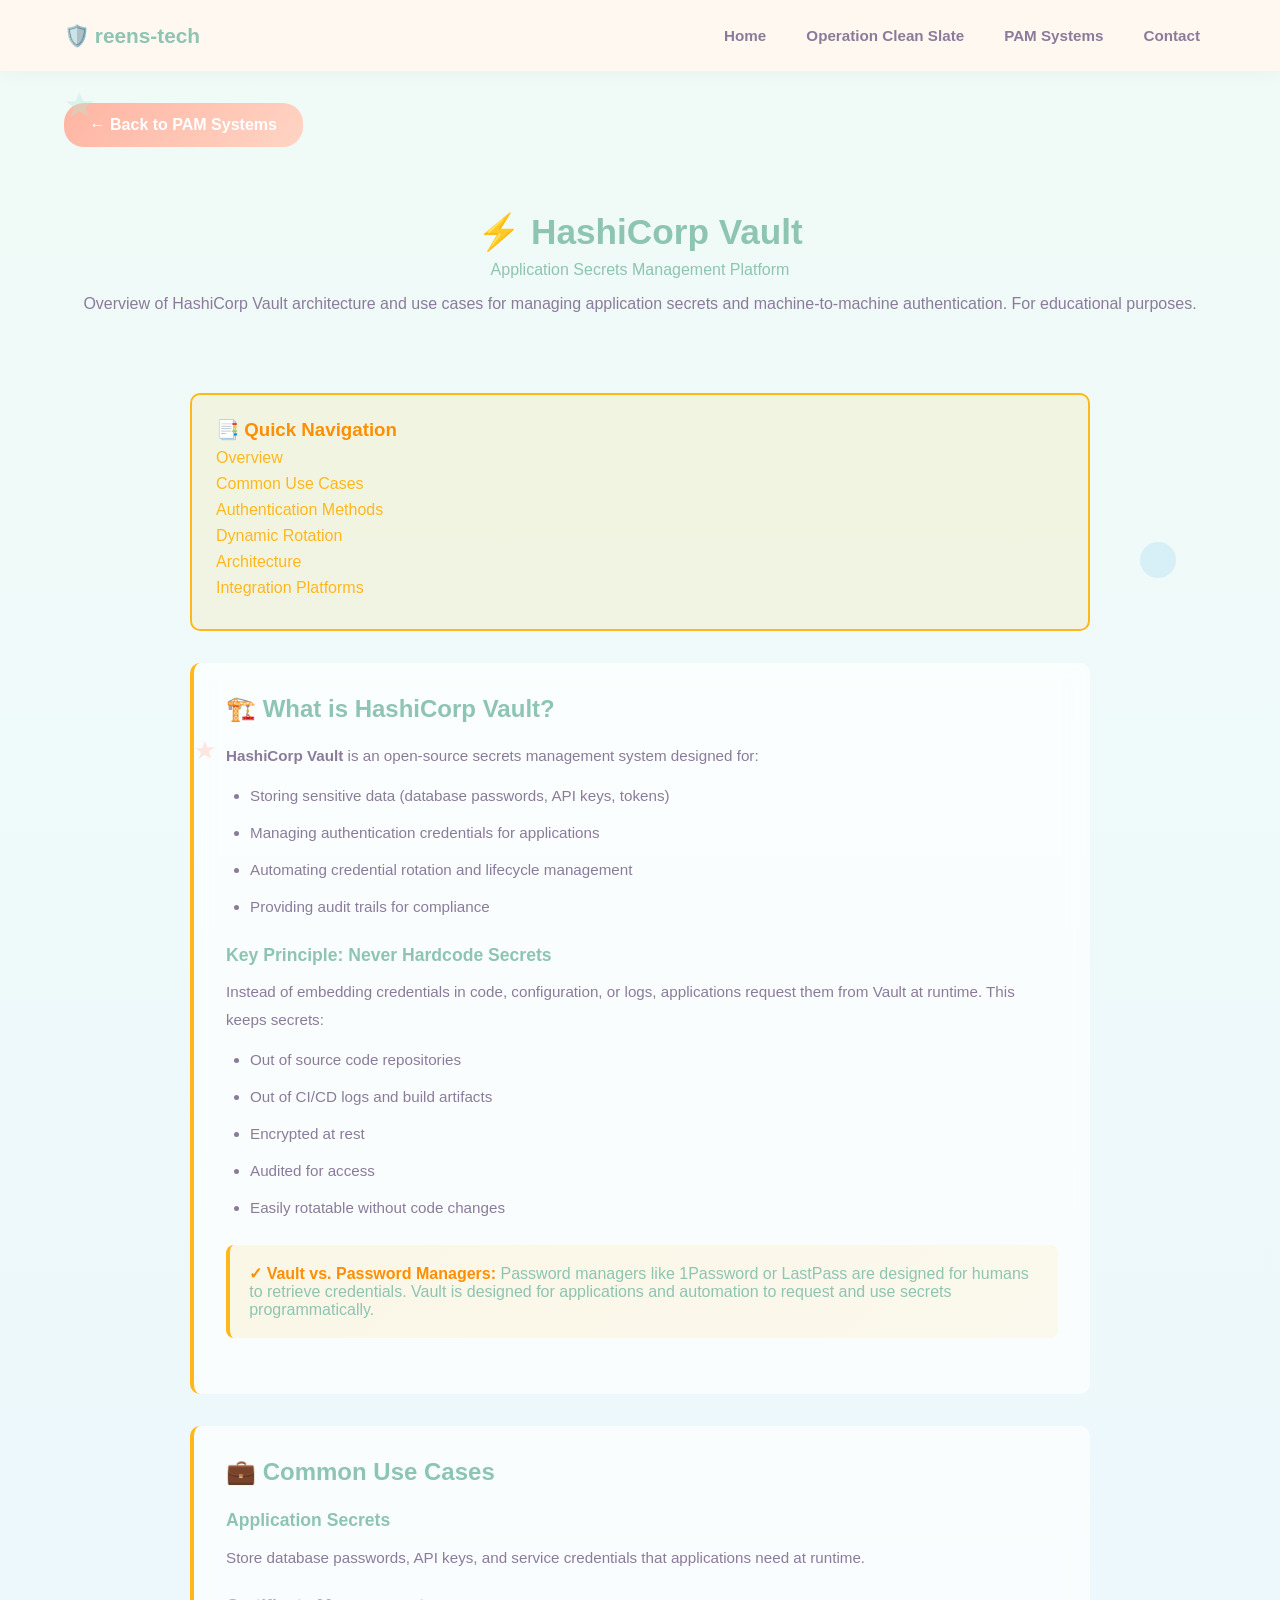
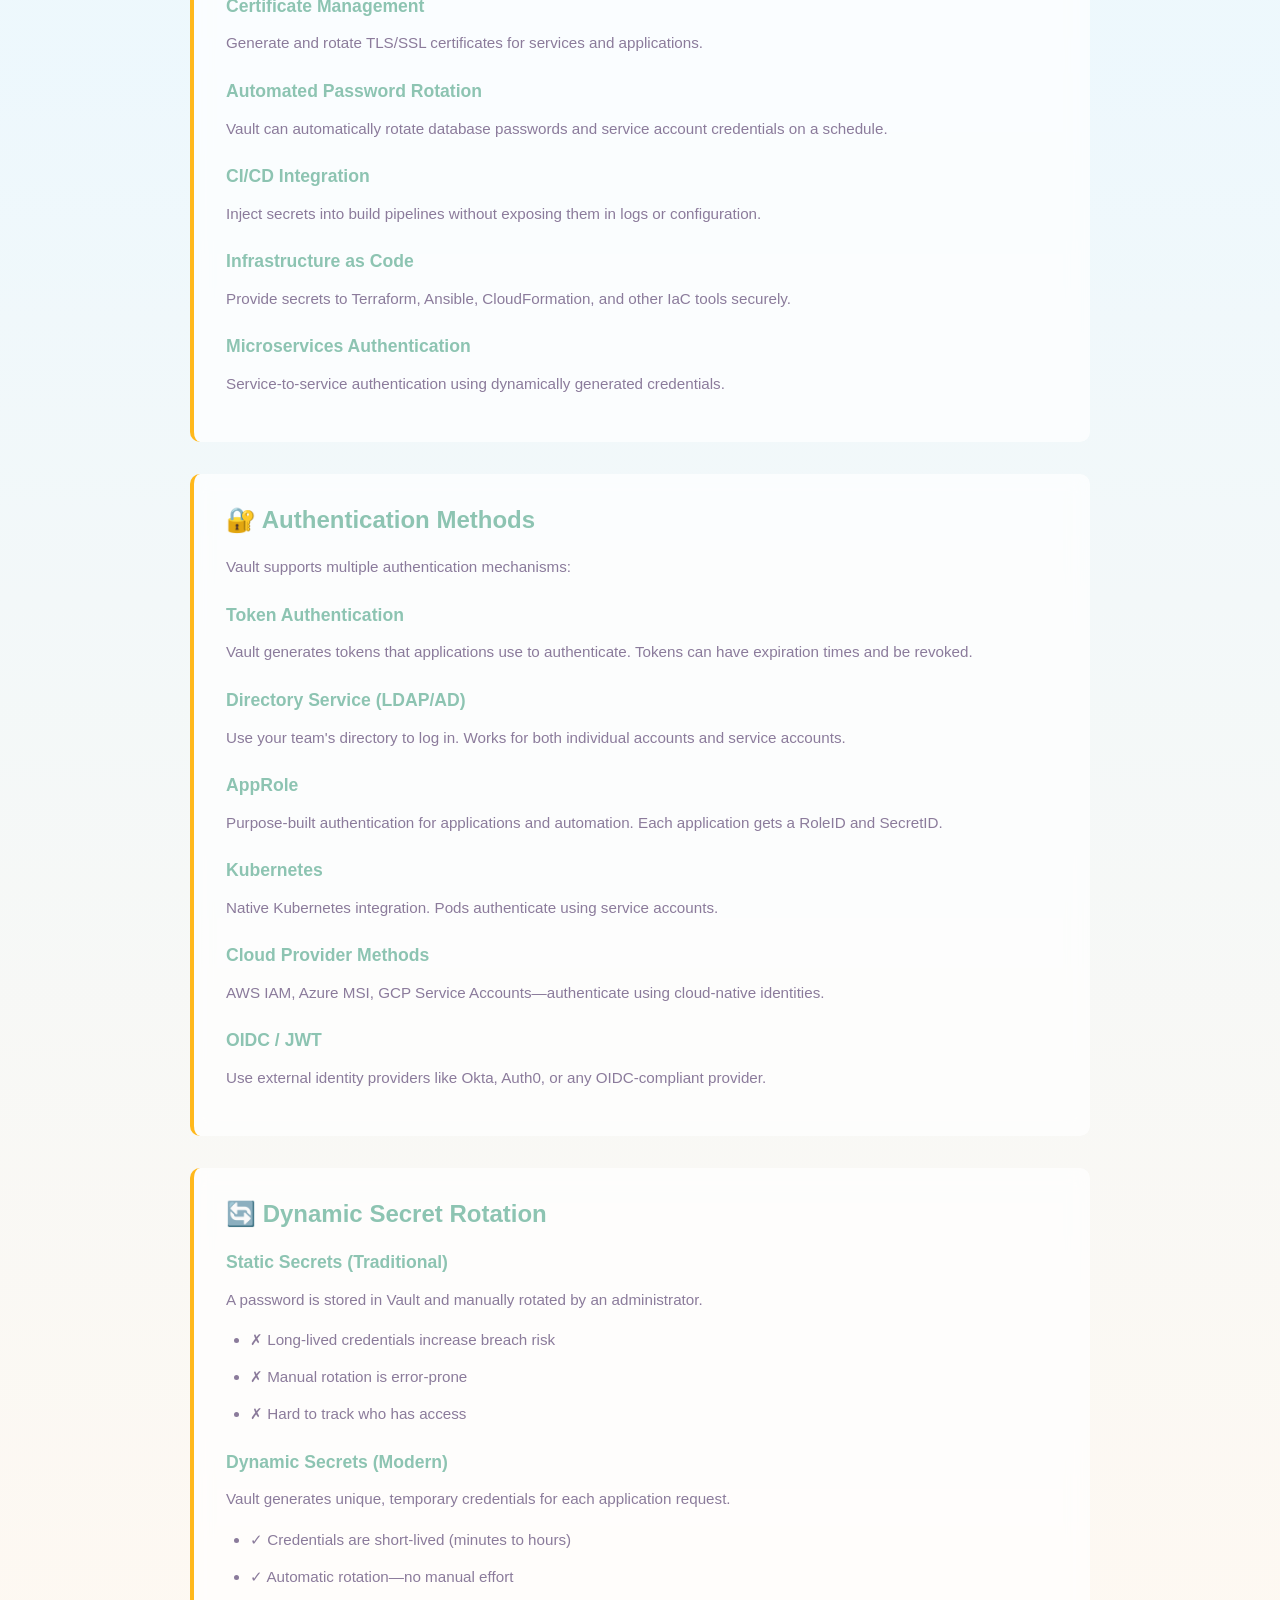
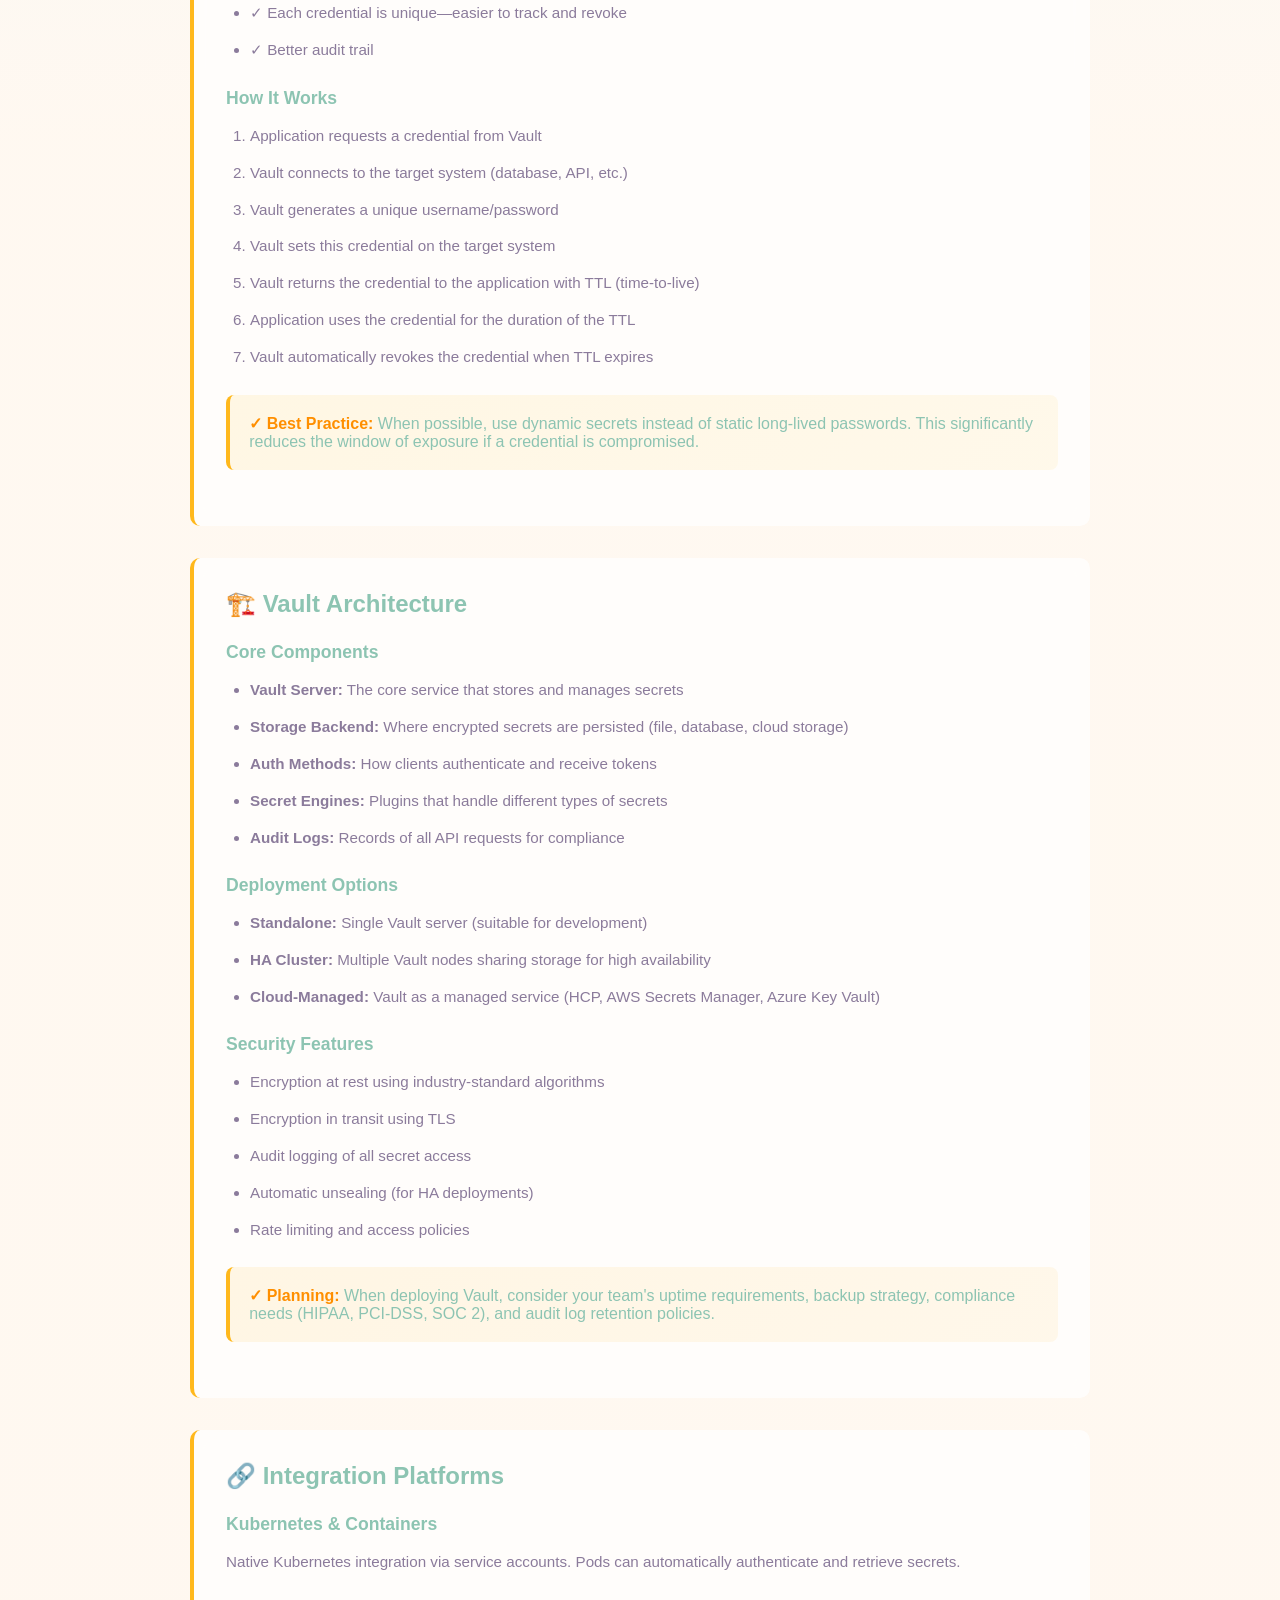
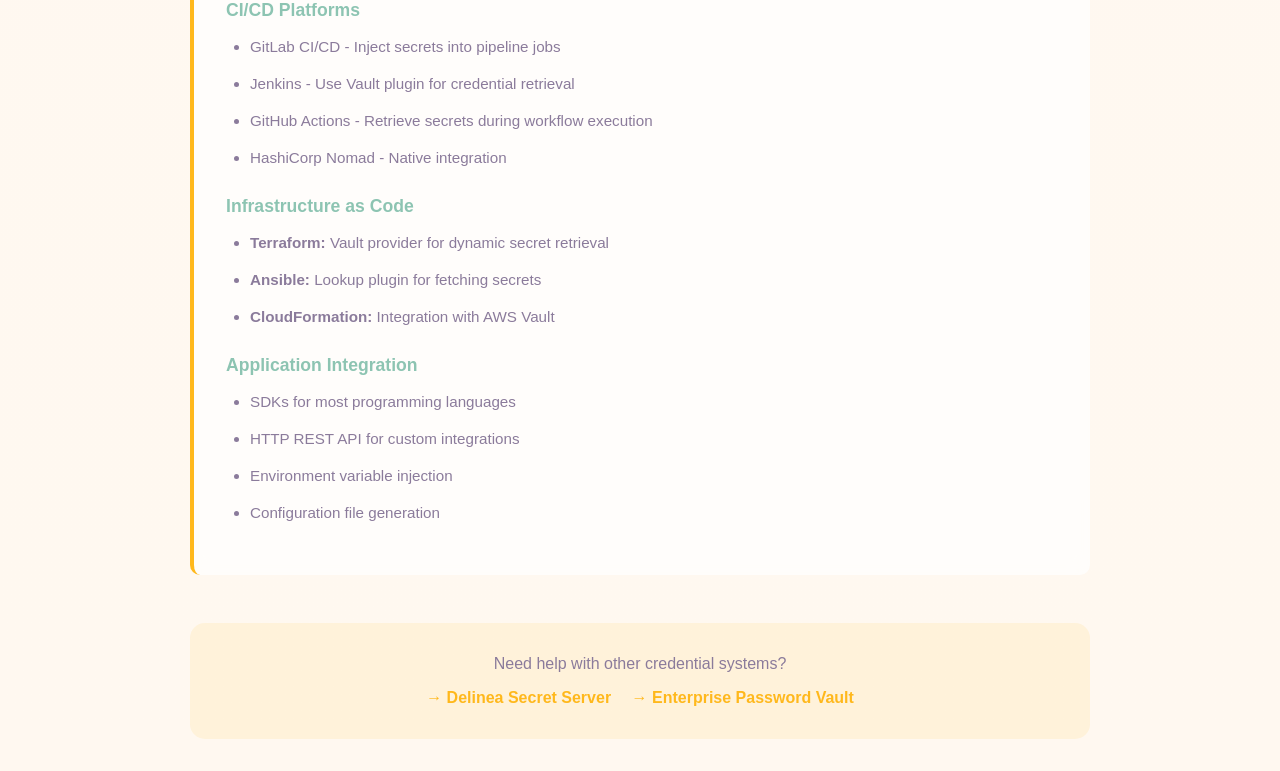
<file: pam-hashicorp.html>
<!DOCTYPE html>
<html lang="en">
<head>
    <meta charset="UTF-8">
    <meta name="viewport" content="width=device-width, initial-scale=1.0">
    <title>HashiCorp Vault - Secrets Management | Reen's Tech Vault</title>
    <link rel="stylesheet" href="vault-portfolio.css">
    <style>
        .content-wrapper {
            max-width: 900px;
            margin: 0 auto;
        }
        
        .section {
            background: rgba(255, 255, 255, 0.7);
            border-left: 4px solid #FFB81C;
            border-radius: 10px;
            padding: 2rem;
            margin-bottom: 2rem;
            backdrop-filter: blur(10px);
        }
        
        .page-header {
            text-align: center;
            margin-bottom: 3rem;
            padding: 2rem 0;
        }
        
        .page-header h1 {
            font-size: 2.2rem;
            margin-bottom: 0.5rem;
            color: var(--text-dark);
        }
        
        .section h2 {
            font-size: 1.5rem;
            margin-bottom: 1.2rem;
            color: var(--text-dark);
        }
        
        .section h3 {
            font-size: 1.1rem;
            margin-top: 1.5rem;
            margin-bottom: 0.8rem;
            color: var(--text-dark);
        }
        
        .section p, .section li {
            color: var(--text-medium);
            line-height: 1.8;
            font-size: 0.95rem;
            margin-bottom: 0.8rem;
        }
        
        .section ul, .section ol {
            margin-left: 1.5rem;
            margin-bottom: 1rem;
        }
        
        .section li {
            margin-bottom: 0.6rem;
        }
        
        .info-box {
            background: linear-gradient(135deg, rgba(255, 184, 28, 0.1), rgba(255, 200, 87, 0.1));
            border-left: 4px solid #FFB81C;
            border-radius: 8px;
            padding: 1.2rem;
            margin: 1.5rem 0;
        }
        
        .info-box strong {
            color: #FF8F00;
        }
        
        .warning-box {
            background: linear-gradient(135deg, rgba(255, 193, 7, 0.1), rgba(255, 152, 0, 0.1));
            border-left: 4px solid #FFC107;
            border-radius: 8px;
            padding: 1.2rem;
            margin: 1.5rem 0;
        }
        
        .doc-card {
            background: rgba(255, 255, 255, 0.5);
            border: 2px solid #FFB81C;
            border-radius: 10px;
            padding: 1.5rem;
            margin: 1.5rem 0;
        }
        
        .doc-card h4 {
            color: #FF8F00;
            margin-top: 0;
            margin-bottom: 0.5rem;
        }
        
        .doc-card p {
            margin: 0.5rem 0;
        }
        
        code {
            background: rgba(220, 220, 220, 0.3);
            padding: 0.2rem 0.5rem;
            border-radius: 4px;
            font-family: 'Courier New', monospace;
            color: #FF8F00;
            font-size: 0.9rem;
        }
        
        .back-button {
            display: inline-block;
            margin-bottom: 2rem;
            background: linear-gradient(135deg, var(--peach), var(--peach-light));
            color: white;
            padding: 0.8rem 1.6rem;
            border-radius: 20px;
            text-decoration: none;
            font-weight: 600;
            transition: all 0.3s ease;
        }
        
        .back-button:hover {
            transform: translateX(-5px);
            box-shadow: 0 5px 15px rgba(255, 180, 162, 0.3);
        }
        
        .toc {
            background: rgba(255, 184, 28, 0.1);
            border: 2px solid #FFB81C;
            border-radius: 10px;
            padding: 1.5rem;
            margin: 2rem 0;
        }
        
        .toc h3 {
            margin-top: 0;
            color: #FF8F00;
        }
        
        .toc ul {
            list-style: none;
            margin: 0;
            padding: 0;
        }
        
        .toc li {
            margin: 0.5rem 0;
        }
        
        .toc a {
            color: #FFB81C;
            text-decoration: none;
            transition: color 0.3s ease;
        }
        
        .toc a:hover {
            color: #FF8F00;
            text-decoration: underline;
        }
    </style>
</head>
<body>
    <header>
        <div class="header-wrapper">
            <div class="logo" style="font-family: 'Fredoka', sans-serif; font-size: 1.3rem; color: var(--text-dark); display: flex; align-items: center; gap: 0.3rem;">
                🛡️ <span style="font-weight: 600;">reens-tech</span>
            </div>
            <div class="menu-toggle" onclick="toggleMenu()" style="display: none;">
                <span></span>
                <span></span>
                <span></span>
            </div>
            <nav id="mainNav" style="margin: 0; gap: 0.5rem;">
                <a href="index.html" class="nav-link">Home</a>
                <a href="clean-slate.html" class="nav-link">Operation Clean Slate</a>
                <a href="pam-systems.html" class="nav-link active">PAM Systems</a>
                <a href="index.html#contact" class="nav-link">Contact</a>
            </nav>
        </div>
    </header>

    <div class="hero-wrapper">
        <a href="pam-systems.html" class="back-button">← Back to PAM Systems</a>
        
        <div class="page-header">
            <h1>⚡ HashiCorp Vault</h1>
            <div class="subtitle">Application Secrets Management Platform</div>
            <p style="color: var(--text-medium); margin-top: 1rem;">Overview of HashiCorp Vault architecture and use cases for managing application secrets and machine-to-machine authentication. For educational purposes.</p>
        </div>

        <div class="content-wrapper">
            <div class="toc">
                <h3>📑 Quick Navigation</h3>
                <ul>
                    <li><a href="#overview">Overview</a></li>
                    <li><a href="#usecases">Common Use Cases</a></li>
                    <li><a href="#authentication">Authentication Methods</a></li>
                    <li><a href="#rotation">Dynamic Rotation</a></li>
                    <li><a href="#architecture">Architecture</a></li>
                    <li><a href="#integration">Integration Platforms</a></li>
                </ul>
            </div>

            <div class="section" id="overview">
                <h2>🏗️ What is HashiCorp Vault?</h2>
                
                <p><strong>HashiCorp Vault</strong> is an open-source secrets management system designed for:</p>
                <ul>
                    <li>Storing sensitive data (database passwords, API keys, tokens)</li>
                    <li>Managing authentication credentials for applications</li>
                    <li>Automating credential rotation and lifecycle management</li>
                    <li>Providing audit trails for compliance</li>
                </ul>

                <h3>Key Principle: Never Hardcode Secrets</h3>
                <p>Instead of embedding credentials in code, configuration, or logs, applications request them from Vault at runtime. This keeps secrets:</p>
                <ul>
                    <li>Out of source code repositories</li>
                    <li>Out of CI/CD logs and build artifacts</li>
                    <li>Encrypted at rest</li>
                    <li>Audited for access</li>
                    <li>Easily rotatable without code changes</li>
                </ul>

                <div class="info-box">
                    <strong>✓ Vault vs. Password Managers:</strong> Password managers like 1Password or LastPass are designed for humans to retrieve credentials. Vault is designed for applications and automation to request and use secrets programmatically.
                </div>
            </div>

            <div class="section" id="usecases">
                <h2>💼 Common Use Cases</h2>
                
                <h3>Application Secrets</h3>
                <p>Store database passwords, API keys, and service credentials that applications need at runtime.</p>

                <h3>Certificate Management</h3>
                <p>Generate and rotate TLS/SSL certificates for services and applications.</p>

                <h3>Automated Password Rotation</h3>
                <p>Vault can automatically rotate database passwords and service account credentials on a schedule.</p>

                <h3>CI/CD Integration</h3>
                <p>Inject secrets into build pipelines without exposing them in logs or configuration.</p>

                <h3>Infrastructure as Code</h3>
                <p>Provide secrets to Terraform, Ansible, CloudFormation, and other IaC tools securely.</p>

                <h3>Microservices Authentication</h3>
                <p>Service-to-service authentication using dynamically generated credentials.</p>
            </div>

            <div class="section" id="authentication">
                <h2>🔐 Authentication Methods</h2>
                
                <p>Vault supports multiple authentication mechanisms:</p>

                <h3>Token Authentication</h3>
                <p>Vault generates tokens that applications use to authenticate. Tokens can have expiration times and be revoked.</p>

                <h3>Directory Service (LDAP/AD)</h3>
                <p>Use your team's directory to log in. Works for both individual accounts and service accounts.</p>

                <h3>AppRole</h3>
                <p>Purpose-built authentication for applications and automation. Each application gets a RoleID and SecretID.</p>

                <h3>Kubernetes</h3>
                <p>Native Kubernetes integration. Pods authenticate using service accounts.</p>

                <h3>Cloud Provider Methods</h3>
                <p>AWS IAM, Azure MSI, GCP Service Accounts—authenticate using cloud-native identities.</p>

                <h3>OIDC / JWT</h3>
                <p>Use external identity providers like Okta, Auth0, or any OIDC-compliant provider.</p>
            </div>

            <div class="section" id="rotation">
                <h2>🔄 Dynamic Secret Rotation</h2>
                
                <h3>Static Secrets (Traditional)</h3>
                <p>A password is stored in Vault and manually rotated by an administrator.</p>
                <ul>
                    <li>✗ Long-lived credentials increase breach risk</li>
                    <li>✗ Manual rotation is error-prone</li>
                    <li>✗ Hard to track who has access</li>
                </ul>

                <h3>Dynamic Secrets (Modern)</h3>
                <p>Vault generates unique, temporary credentials for each application request.</p>
                <ul>
                    <li>✓ Credentials are short-lived (minutes to hours)</li>
                    <li>✓ Automatic rotation—no manual effort</li>
                    <li>✓ Each credential is unique—easier to track and revoke</li>
                    <li>✓ Better audit trail</li>
                </ul>

                <h3>How It Works</h3>
                <ol>
                    <li>Application requests a credential from Vault</li>
                    <li>Vault connects to the target system (database, API, etc.)</li>
                    <li>Vault generates a unique username/password</li>
                    <li>Vault sets this credential on the target system</li>
                    <li>Vault returns the credential to the application with TTL (time-to-live)</li>
                    <li>Application uses the credential for the duration of the TTL</li>
                    <li>Vault automatically revokes the credential when TTL expires</li>
                </ol>

                <div class="info-box">
                    <strong>✓ Best Practice:</strong> When possible, use dynamic secrets instead of static long-lived passwords. This significantly reduces the window of exposure if a credential is compromised.
                </div>
            </div>

            <div class="section" id="architecture">
                <h2>🏗️ Vault Architecture</h2>
                
                <h3>Core Components</h3>
                <ul>
                    <li><strong>Vault Server:</strong> The core service that stores and manages secrets</li>
                    <li><strong>Storage Backend:</strong> Where encrypted secrets are persisted (file, database, cloud storage)</li>
                    <li><strong>Auth Methods:</strong> How clients authenticate and receive tokens</li>
                    <li><strong>Secret Engines:</strong> Plugins that handle different types of secrets</li>
                    <li><strong>Audit Logs:</strong> Records of all API requests for compliance</li>
                </ul>

                <h3>Deployment Options</h3>
                <ul>
                    <li><strong>Standalone:</strong> Single Vault server (suitable for development)</li>
                    <li><strong>HA Cluster:</strong> Multiple Vault nodes sharing storage for high availability</li>
                    <li><strong>Cloud-Managed:</strong> Vault as a managed service (HCP, AWS Secrets Manager, Azure Key Vault)</li>
                </ul>

                <h3>Security Features</h3>
                <ul>
                    <li>Encryption at rest using industry-standard algorithms</li>
                    <li>Encryption in transit using TLS</li>
                    <li>Audit logging of all secret access</li>
                    <li>Automatic unsealing (for HA deployments)</li>
                    <li>Rate limiting and access policies</li>
                </ul>

                <div class="info-box">
                    <strong>✓ Planning:</strong> When deploying Vault, consider your team's uptime requirements, backup strategy, compliance needs (HIPAA, PCI-DSS, SOC 2), and audit log retention policies.
                </div>
            </div>

            <div class="section" id="integration">
                <h2>🔗 Integration Platforms</h2>
                
                <h3>Kubernetes & Containers</h3>
                <p>Native Kubernetes integration via service accounts. Pods can automatically authenticate and retrieve secrets.</p>

                <h3>CI/CD Platforms</h3>
                <ul>
                    <li>GitLab CI/CD - Inject secrets into pipeline jobs</li>
                    <li>Jenkins - Use Vault plugin for credential retrieval</li>
                    <li>GitHub Actions - Retrieve secrets during workflow execution</li>
                    <li>HashiCorp Nomad - Native integration</li>
                </ul>

                <h3>Infrastructure as Code</h3>
                <ul>
                    <li><strong>Terraform:</strong> Vault provider for dynamic secret retrieval</li>
                    <li><strong>Ansible:</strong> Lookup plugin for fetching secrets</li>
                    <li><strong>CloudFormation:</strong> Integration with AWS Vault</li>
                </ul>

                <h3>Application Integration</h3>
                <ul>
                    <li>SDKs for most programming languages</li>
                    <li>HTTP REST API for custom integrations</li>
                    <li>Environment variable injection</li>
                    <li>Configuration file generation</li>
                </ul>
            </div>

            <div style="text-align: center; margin-top: 3rem; padding: 2rem; background: rgba(255, 184, 28, 0.1); border-radius: 15px;">
                <p style="color: var(--text-medium); margin-bottom: 1rem;">Need help with other credential systems?</p>
                <a href="pam-delinea.html" style="display: inline-block; margin: 0 0.5rem; color: #FFB81C; text-decoration: none; font-weight: 600;">→ Delinea Secret Server</a>
                <a href="pam-keeper.html" style="display: inline-block; margin: 0 0.5rem; color: #FFB81C; text-decoration: none; font-weight: 600;">→ Enterprise Password Vault</a>
            </div>
        </div>
    </div>

    <svg class="float-decoration sparkle sparkle-1" width="30" height="30" viewBox="0 0 30 30">
        <path d="M15 2l4.6 9.3h10.3l-8.3 6.1 3.2 9.9L15 21.2l-8.3 6.1 3.2-9.9-8.3-6.1h10.3z" fill="var(--mint-fresh)" opacity="0.6"/>
    </svg>
    <svg class="float-decoration sparkle sparkle-2" width="40" height="40" viewBox="0 0 40 40">
        <circle cx="20" cy="20" r="18" fill="var(--aqua)" opacity="0.4"/>
    </svg>
    <svg class="float-decoration sparkle sparkle-3" width="25" height="25" viewBox="0 0 25 25">
        <path d="M12.5 1l3.1 6.3h7l-5.7 4.1 2.2 6.8L12.5 15l-5.7 4.1 2.2-6.8-5.7-4.1h7z" fill="var(--peach)" opacity="0.5"/>
    </svg>

    <script src="vault-portfolio.js"></script>
</body>
</html>
</file>
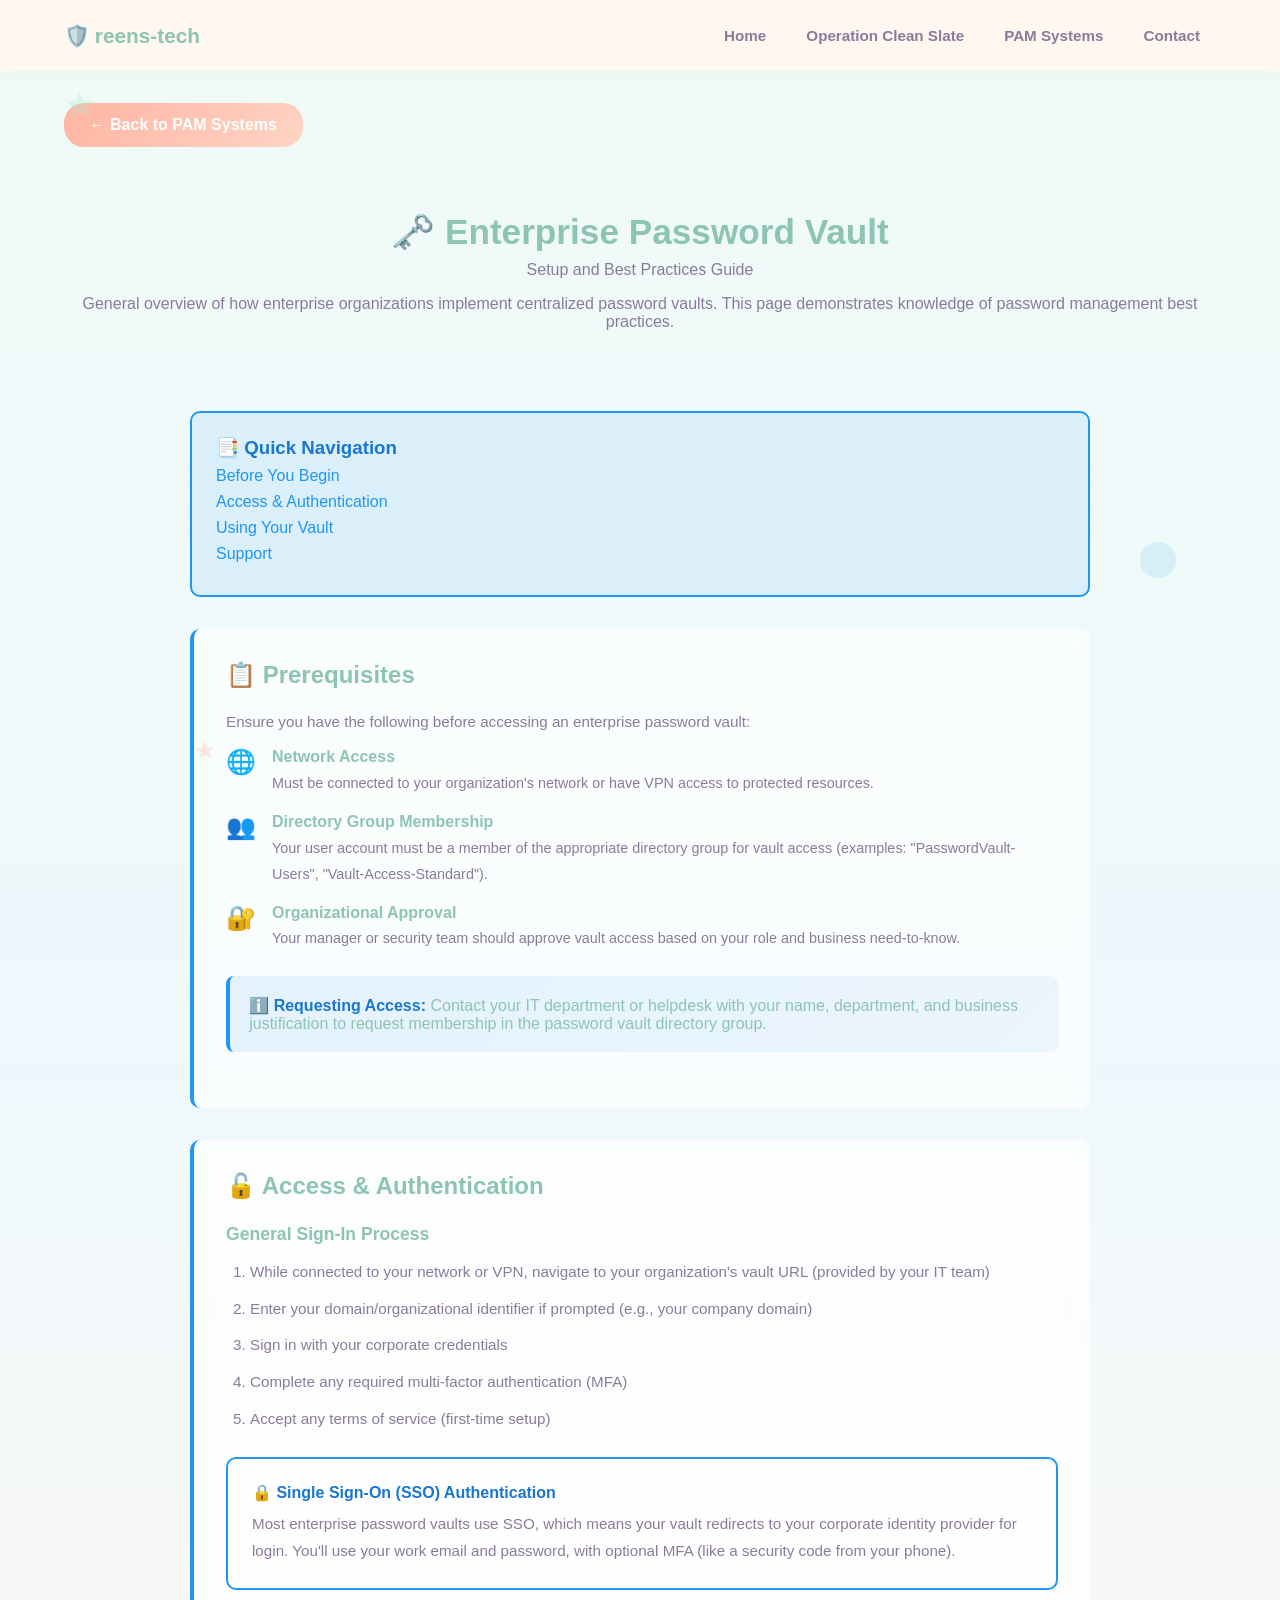
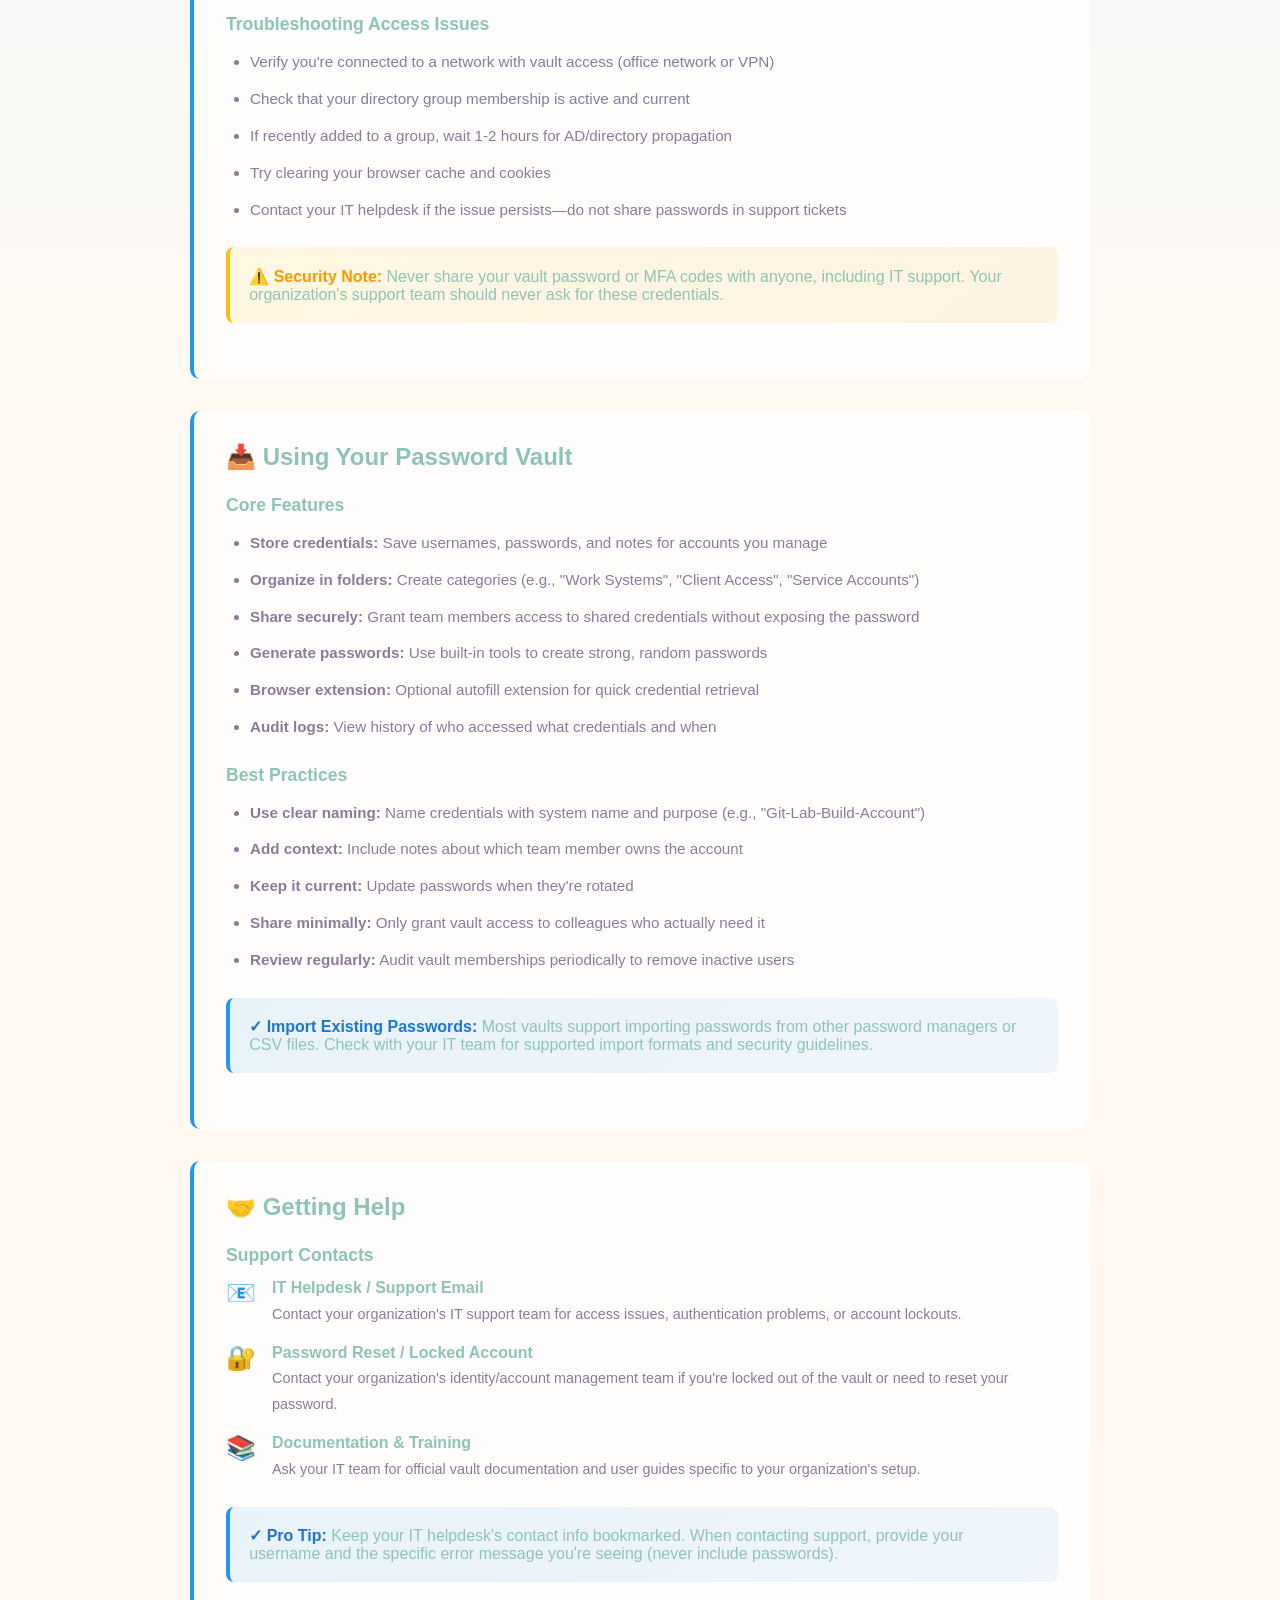
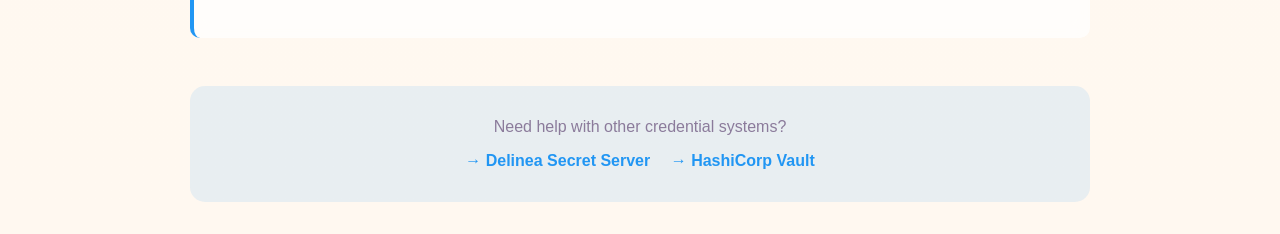
<file: pam-keeper.html>
<!DOCTYPE html>
<html lang="en">
<head>
    <meta charset="UTF-8">
    <meta name="viewport" content="width=device-width, initial-scale=1.0">
    <title>Enterprise Password Vault Setup | Reen's Tech Vault</title>
    <link rel="stylesheet" href="vault-portfolio.css">
    <style>
        .breadcrumb {
            display: flex;
            align-items: center;
            gap: 0.5rem;
            margin-bottom: 2rem;
            font-size: 0.95rem;
            color: var(--text-medium);
            flex-wrap: wrap;
        }
        
        .breadcrumb a {
            color: var(--aqua);
            text-decoration: none;
            transition: color 0.3s ease;
        }
        
        .breadcrumb a:hover {
            color: var(--mint-fresh);
            text-decoration: underline;
        }
        
        .breadcrumb span {
            color: var(--text-medium);
        }
        
        .page-header {
            text-align: center;
            margin-bottom: 3rem;
            padding: 2rem 0;
        }
        
        .page-header h1 {
            font-size: 2.2rem;
            margin-bottom: 0.5rem;
            color: var(--text-dark);
        }
        
        .page-header .subtitle {
            font-size: 1rem;
            color: var(--text-medium);
            margin-bottom: 1rem;
        }
        
        .content-wrapper {
            max-width: 900px;
            margin: 0 auto;
        }
        
        .section {
            background: rgba(255, 255, 255, 0.7);
            border-left: 4px solid #2196F3;
            border-radius: 10px;
            padding: 2rem;
            margin-bottom: 2rem;
            backdrop-filter: blur(10px);
        }
        
        .section h2 {
            font-size: 1.5rem;
            margin-bottom: 1.2rem;
            color: var(--text-dark);
            display: flex;
            align-items: center;
            gap: 0.5rem;
        }
        
        .section h3 {
            font-size: 1.1rem;
            margin-top: 1.5rem;
            margin-bottom: 0.8rem;
            color: var(--text-dark);
        }
        
        .section p, .section li {
            color: var(--text-medium);
            line-height: 1.8;
            font-size: 0.95rem;
            margin-bottom: 0.8rem;
        }
        
        .section ul, .section ol {
            margin-left: 1.5rem;
            margin-bottom: 1rem;
        }
        
        .section li {
            margin-bottom: 0.6rem;
        }
        
        .warning-box {
            background: linear-gradient(135deg, rgba(255, 193, 7, 0.1), rgba(255, 152, 0, 0.1));
            border-left: 4px solid #FFC107;
            border-radius: 8px;
            padding: 1.2rem;
            margin: 1.5rem 0;
        }
        
        .warning-box strong {
            color: #FF9800;
        }
        
        .info-box {
            background: linear-gradient(135deg, rgba(33, 150, 243, 0.1), rgba(100, 181, 246, 0.1));
            border-left: 4px solid #2196F3;
            border-radius: 8px;
            padding: 1.2rem;
            margin: 1.5rem 0;
        }
        
        .info-box strong {
            color: #1976D2;
        }
        
        .step-box {
            background: rgba(255, 255, 255, 0.5);
            border: 2px solid #2196F3;
            border-radius: 10px;
            padding: 1.5rem;
            margin: 1.5rem 0;
        }
        
        .step-box strong {
            display: block;
            color: #1976D2;
            margin-bottom: 0.5rem;
            font-size: 1rem;
        }
        
        .step-box p {
            margin: 0;
            color: var(--text-medium);
        }
        
        code {
            background: rgba(220, 220, 220, 0.3);
            padding: 0.2rem 0.5rem;
            border-radius: 4px;
            font-family: 'Courier New', monospace;
            color: #2196F3;
            font-size: 0.9rem;
        }
        
        .back-button {
            display: inline-block;
            margin-bottom: 2rem;
            background: linear-gradient(135deg, var(--peach), var(--peach-light));
            color: white;
            padding: 0.8rem 1.6rem;
            border-radius: 20px;
            text-decoration: none;
            font-weight: 600;
            transition: all 0.3s ease;
        }
        
        .back-button:hover {
            transform: translateX(-5px);
            box-shadow: 0 5px 15px rgba(255, 180, 162, 0.3);
        }
        
        .toc {
            background: rgba(33, 150, 243, 0.1);
            border: 2px solid #2196F3;
            border-radius: 10px;
            padding: 1.5rem;
            margin: 2rem 0;
        }
        
        .toc h3 {
            margin-top: 0;
            color: #1976D2;
        }
        
        .toc ul {
            list-style: none;
            margin: 0;
            padding: 0;
        }
        
        .toc li {
            margin: 0.5rem 0;
        }
        
        .toc a {
            color: #2196F3;
            text-decoration: none;
            transition: color 0.3s ease;
        }
        
        .toc a:hover {
            color: #1976D2;
            text-decoration: underline;
        }

        .requirement {
            display: flex;
            align-items: flex-start;
            gap: 1rem;
            margin-bottom: 1rem;
        }

        .requirement-icon {
            font-size: 1.5rem;
            flex-shrink: 0;
        }

        .requirement-text {
            flex: 1;
        }

        .requirement-text strong {
            display: block;
            color: var(--text-dark);
            margin-bottom: 0.3rem;
        }

        .requirement-text p {
            margin: 0;
            color: var(--text-medium);
            font-size: 0.9rem;
        }
    </style>
</head>
<body>
    <!-- Navigation -->
    <header>
        <div class="header-wrapper">
            <div class="logo" style="font-family: 'Fredoka', sans-serif; font-size: 1.3rem; color: var(--text-dark); display: flex; align-items: center; gap: 0.3rem;">
                🛡️ <span style="font-weight: 600;">reens-tech</span>
            </div>
            <div class="menu-toggle" onclick="toggleMenu()" style="display: none;">
                <span></span>
                <span></span>
                <span></span>
            </div>
            <nav id="mainNav" style="margin: 0; gap: 0.5rem;">
                <a href="index.html" class="nav-link">Home</a>
                <a href="clean-slate.html" class="nav-link">Operation Clean Slate</a>
                <a href="pam-systems.html" class="nav-link active">PAM Systems</a>
                <a href="index.html#contact" class="nav-link">Contact</a>
            </nav>
        </div>
    </header>

    <!-- Main Content -->
    <div class="hero-wrapper">
        <a href="pam-systems.html" class="back-button">← Back to PAM Systems</a>
        
        <div class="page-header">
            <h1>🗝️ Enterprise Password Vault</h1>
            <div class="subtitle">Setup and Best Practices Guide</div>
            <p style="color: var(--text-medium); margin-top: 1rem;">General overview of how enterprise organizations implement centralized password vaults. This page demonstrates knowledge of password management best practices.</p>
        </div>

        <div class="content-wrapper">
            <div class="toc">
                <h3>📑 Quick Navigation</h3>
                <ul>
                    <li><a href="#before-begin">Before You Begin</a></li>
                    <li><a href="#access">Access & Authentication</a></li>
                    <li><a href="#usage">Using Your Vault</a></li>
                    <li><a href="#support">Support</a></li>
                </ul>
            </div>

            <!-- Section 1: Before You Begin -->
            <div class="section" id="before-begin">
                <h2>📋 Prerequisites</h2>
                <p>Ensure you have the following before accessing an enterprise password vault:</p>

                <div class="requirement">
                    <div class="requirement-icon">🌐</div>
                    <div class="requirement-text">
                        <strong>Network Access</strong>
                        <p>Must be connected to your organization's network or have VPN access to protected resources.</p>
                    </div>
                </div>

                <div class="requirement">
                    <div class="requirement-icon">👥</div>
                    <div class="requirement-text">
                        <strong>Directory Group Membership</strong>
                        <p>Your user account must be a member of the appropriate directory group for vault access (examples: "PasswordVault-Users", "Vault-Access-Standard").</p>
                    </div>
                </div>

                <div class="requirement">
                    <div class="requirement-icon">🔐</div>
                    <div class="requirement-text">
                        <strong>Organizational Approval</strong>
                        <p>Your manager or security team should approve vault access based on your role and business need-to-know.</p>
                    </div>
                </div>

                <div class="info-box">
                    <strong>ℹ️ Requesting Access:</strong> Contact your IT department or helpdesk with your name, department, and business justification to request membership in the password vault directory group.
                </div>
            </div>

            <!-- Section 2: Access & Authentication -->
            <div class="section" id="access">
                <h2>🔓 Access & Authentication</h2>
                
                <h3>General Sign-In Process</h3>
                <ol>
                    <li>While connected to your network or VPN, navigate to your organization's vault URL (provided by your IT team)</li>
                    <li>Enter your domain/organizational identifier if prompted (e.g., your company domain)</li>
                    <li>Sign in with your corporate credentials</li>
                    <li>Complete any required multi-factor authentication (MFA)</li>
                    <li>Accept any terms of service (first-time setup)</li>
                </ol>

                <div class="step-box">
                    <strong>🔒 Single Sign-On (SSO) Authentication</strong>
                    <p>Most enterprise password vaults use SSO, which means your vault redirects to your corporate identity provider for login. You'll use your work email and password, with optional MFA (like a security code from your phone).</p>
                </div>

                <h3>Troubleshooting Access Issues</h3>
                <ul>
                    <li>Verify you're connected to a network with vault access (office network or VPN)</li>
                    <li>Check that your directory group membership is active and current</li>
                    <li>If recently added to a group, wait 1-2 hours for AD/directory propagation</li>
                    <li>Try clearing your browser cache and cookies</li>
                    <li>Contact your IT helpdesk if the issue persists—do not share passwords in support tickets</li>
                </ul>

                <div class="warning-box">
                    <strong>⚠️ Security Note:</strong> Never share your vault password or MFA codes with anyone, including IT support. Your organization's support team should never ask for these credentials.
                </div>
            </div>

            <!-- Section 3: Using Your Vault -->
            <div class="section" id="usage">
                <h2>📥 Using Your Password Vault</h2>
                
                <h3>Core Features</h3>
                <ul>
                    <li><strong>Store credentials:</strong> Save usernames, passwords, and notes for accounts you manage</li>
                    <li><strong>Organize in folders:</strong> Create categories (e.g., "Work Systems", "Client Access", "Service Accounts")</li>
                    <li><strong>Share securely:</strong> Grant team members access to shared credentials without exposing the password</li>
                    <li><strong>Generate passwords:</strong> Use built-in tools to create strong, random passwords</li>
                    <li><strong>Browser extension:</strong> Optional autofill extension for quick credential retrieval</li>
                    <li><strong>Audit logs:</strong> View history of who accessed what credentials and when</li>
                </ul>

                <h3>Best Practices</h3>
                <ul>
                    <li><strong>Use clear naming:</strong> Name credentials with system name and purpose (e.g., "Git-Lab-Build-Account")</li>
                    <li><strong>Add context:</strong> Include notes about which team member owns the account</li>
                    <li><strong>Keep it current:</strong> Update passwords when they're rotated</li>
                    <li><strong>Share minimally:</strong> Only grant vault access to colleagues who actually need it</li>
                    <li><strong>Review regularly:</strong> Audit vault memberships periodically to remove inactive users</li>
                </ul>

                <div class="info-box">
                    <strong>✓ Import Existing Passwords:</strong> Most vaults support importing passwords from other password managers or CSV files. Check with your IT team for supported import formats and security guidelines.
                </div>
            </div>

            <!-- Section 4: Support -->
            <div class="section" id="support">
                <h2>🤝 Getting Help</h2>
                
                <h3>Support Contacts</h3>
                <div class="requirement">
                    <div class="requirement-icon">📧</div>
                    <div class="requirement-text">
                        <strong>IT Helpdesk / Support Email</strong>
                        <p>Contact your organization's IT support team for access issues, authentication problems, or account lockouts.</p>
                    </div>
                </div>

                <div class="requirement">
                    <div class="requirement-icon">🔐</div>
                    <div class="requirement-text">
                        <strong>Password Reset / Locked Account</strong>
                        <p>Contact your organization's identity/account management team if you're locked out of the vault or need to reset your password.</p>
                    </div>
                </div>

                <div class="requirement">
                    <div class="requirement-icon">📚</div>
                    <div class="requirement-text">
                        <strong>Documentation & Training</strong>
                        <p>Ask your IT team for official vault documentation and user guides specific to your organization's setup.</p>
                    </div>
                </div>

                <div class="info-box">
                    <strong>✓ Pro Tip:</strong> Keep your IT helpdesk's contact info bookmarked. When contacting support, provide your username and the specific error message you're seeing (never include passwords).
                </div>
            </div>

            <div style="text-align: center; margin-top: 3rem; padding: 2rem; background: rgba(33, 150, 243, 0.1); border-radius: 15px;">
                <p style="color: var(--text-medium); margin-bottom: 1rem;">Need help with other credential systems?</p>
                <a href="pam-delinea.html" style="display: inline-block; margin: 0 0.5rem; color: #2196F3; text-decoration: none; font-weight: 600;">→ Delinea Secret Server</a>
                <a href="pam-hashicorp.html" style="display: inline-block; margin: 0 0.5rem; color: #2196F3; text-decoration: none; font-weight: 600;">→ HashiCorp Vault</a>
            </div>
        </div>
    </div>

    <!-- Floating Decorations -->
    <svg class="float-decoration sparkle sparkle-1" width="30" height="30" viewBox="0 0 30 30">
        <path d="M15 2l4.6 9.3h10.3l-8.3 6.1 3.2 9.9L15 21.2l-8.3 6.1 3.2-9.9-8.3-6.1h10.3z" fill="var(--mint-fresh)" opacity="0.6"/>
    </svg>
    <svg class="float-decoration sparkle sparkle-2" width="40" height="40" viewBox="0 0 40 40">
        <circle cx="20" cy="20" r="18" fill="var(--aqua)" opacity="0.4"/>
    </svg>
    <svg class="float-decoration sparkle sparkle-3" width="25" height="25" viewBox="0 0 25 25">
        <path d="M12.5 1l3.1 6.3h7l-5.7 4.1 2.2 6.8L12.5 15l-5.7 4.1 2.2-6.8-5.7-4.1h7z" fill="var(--peach)" opacity="0.5"/>
    </svg>

    <script src="vault-portfolio.js"></script>
</body>
</html>
</file>
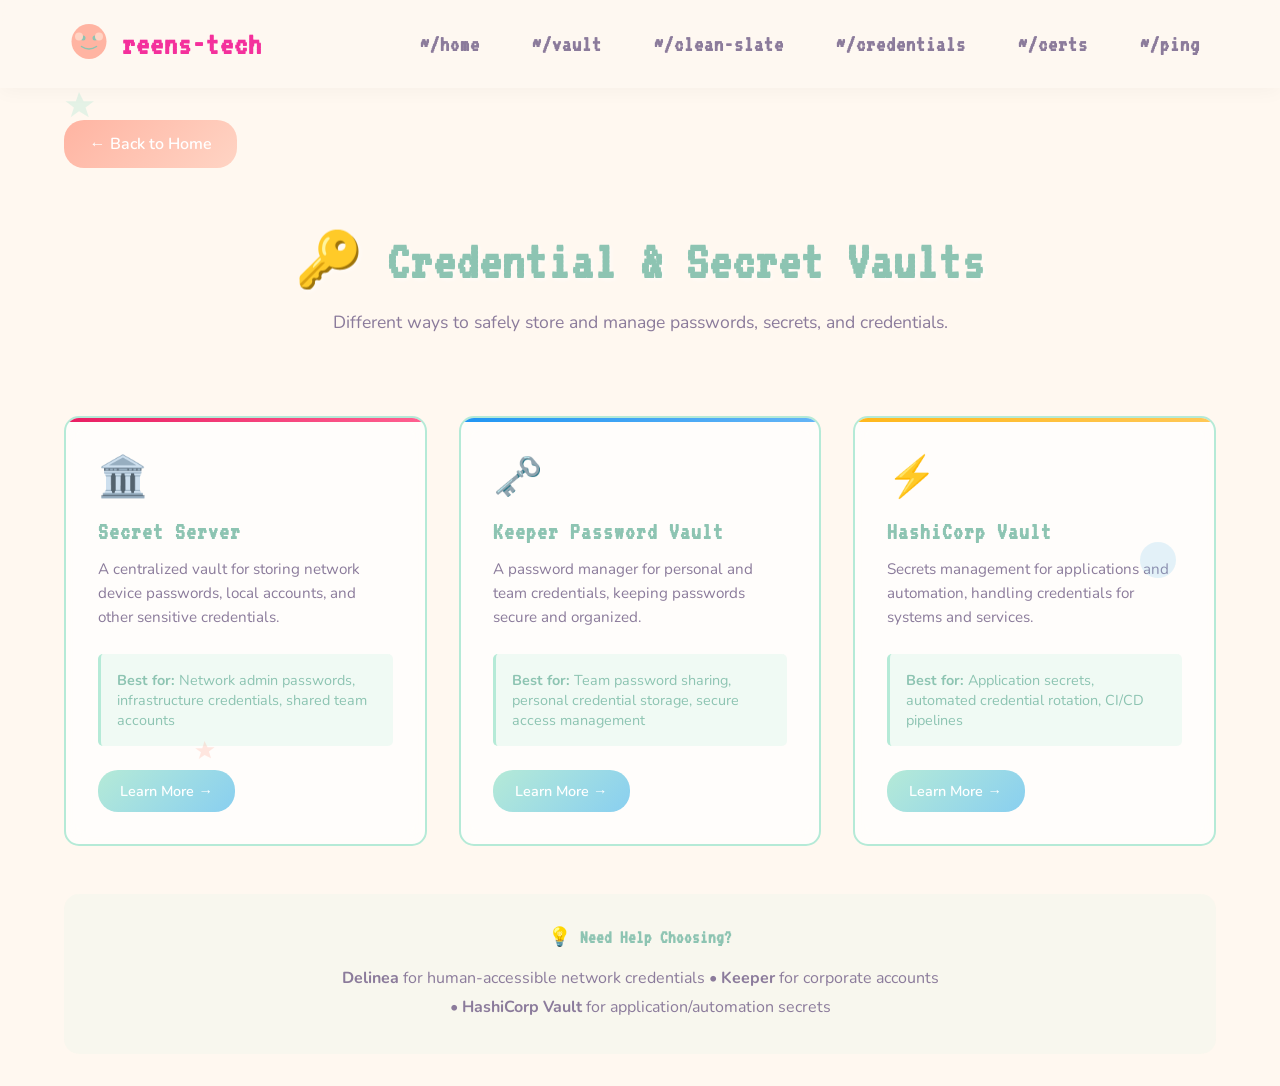
<file: pam-systems.html>
<!DOCTYPE html>
<html lang="en">
<head>
    <meta charset="UTF-8">
    <meta name="viewport" content="width=device-width, initial-scale=1.0">
    <title>PAM & Credential Systems | Reen's Tech Vault</title>
    <link rel="preconnect" href="https://fonts.googleapis.com">
    <link rel="preconnect" href="https://fonts.gstatic.com" crossorigin>
    <link href="https://fonts.googleapis.com/css2?family=Fredoka:wght@300;400;500;600;700&family=Nunito:wght@300;400;600;700&family=VT323&display=swap" rel="stylesheet">
    <link rel="stylesheet" href="vault-portfolio.css">
    <style>
        /* Override blue hero background to match the warm cream/pastel About section */
        .hero-wrapper, .hero {
            background: #FFF8F0 !important;
            background-color: #FFF8F0 !important;
        }
        /* Retro terminal typography across headings and nav */
        h1, h2, h3, .section-title, nav a, .btn {
            font-family: 'VT323', monospace !important;
            letter-spacing: 1px;
        }
        h1 { font-size: 3.4rem !important; line-height: 1.1 !important; }
        .section-title { font-size: 2.8rem !important; }
        nav a { font-size: 1.4rem !important; }
        
        .breadcrumb {
            display: flex;
            align-items: center;
            gap: 0.5rem;
            margin-bottom: 2rem;
            font-size: 0.95rem;
            color: var(--text-medium);
        }
        
        .breadcrumb a {
            color: var(--aqua);
            text-decoration: none;
            transition: color 0.3s ease;
        }
        
        .breadcrumb a:hover {
            color: var(--mint-fresh);
            text-decoration: underline;
        }
        
        .breadcrumb span {
            color: var(--text-medium);
        }
        
        .page-header {
            text-align: center;
            margin-bottom: 3rem;
            padding: 2rem 0;
        }
        
        .page-header h1 {
            font-size: 2.5rem;
            margin-bottom: 1rem;
            color: var(--text-dark);
            text-shadow: 2px 2px 4px rgba(255, 255, 255, 0.5);
        }
        
        .page-header p {
            font-size: 1.1rem;
            color: var(--text-medium);
            line-height: 1.6;
            max-width: 700px;
            margin: 0 auto;
        }
        
        .content-grid {
            display: grid;
            grid-template-columns: repeat(auto-fit, minmax(320px, 1fr));
            gap: 2rem;
            margin-bottom: 3rem;
        }
        
        .pam-card {
            background: rgba(255, 255, 255, 0.7);
            border: 2px solid var(--mint-fresh);
            border-radius: 15px;
            padding: 2rem;
            transition: all 0.3s ease;
            cursor: pointer;
            backdrop-filter: blur(10px);
            position: relative;
            overflow: hidden;
        }
        
        .pam-card::before {
            content: '';
            position: absolute;
            top: 0;
            left: 0;
            right: 0;
            height: 4px;
            background: linear-gradient(90deg, var(--aqua), var(--mint-fresh));
        }
        
        .pam-card.delinea::before {
            background: linear-gradient(90deg, #E91E63, #FF6090);
        }
        
        .pam-card.keeper::before {
            background: linear-gradient(90deg, #2196F3, #64B5F6);
        }
        
        .pam-card.vault::before {
            background: linear-gradient(90deg, #FFB81C, #FFC857);
        }
        
        .pam-card:hover {
            transform: translateY(-8px);
            box-shadow: 0 15px 40px rgba(90, 74, 106, 0.2);
            border-color: var(--aqua);
        }
        
        .pam-icon {
            font-size: 2.5rem;
            margin-bottom: 1rem;
        }
        
        .pam-card h3 {
            font-size: 1.5rem;
            margin-bottom: 0.8rem;
            color: var(--text-dark);
        }
        
        .pam-card .description {
            color: var(--text-medium);
            line-height: 1.6;
            font-size: 0.95rem;
            margin-bottom: 1.5rem;
        }
        
        .pam-card .purpose {
            background: rgba(181, 234, 215, 0.2);
            border-left: 3px solid var(--mint-fresh);
            padding: 1rem;
            border-radius: 5px;
            font-size: 0.9rem;
            margin-bottom: 1.5rem;
            color: var(--text-dark);
        }
        
        .pam-card a {
            display: inline-block;
            background: linear-gradient(135deg, var(--mint-fresh), var(--aqua));
            color: white;
            padding: 0.7rem 1.4rem;
            border-radius: 20px;
            text-decoration: none;
            font-weight: 600;
            transition: all 0.3s ease;
            font-size: 0.9rem;
        }
        
        .pam-card a:hover {
            transform: scale(1.08);
            box-shadow: 0 8px 20px rgba(137, 207, 240, 0.4);
        }
        
        .back-button {
            display: inline-block;
            margin-bottom: 2rem;
            background: linear-gradient(135deg, var(--peach), var(--peach-light));
            color: white;
            padding: 0.8rem 1.6rem;
            border-radius: 20px;
            text-decoration: none;
            font-weight: 600;
            transition: all 0.3s ease;
        }
        
        .back-button:hover {
            transform: translateX(-5px);
            box-shadow: 0 5px 15px rgba(255, 180, 162, 0.3);
        }
    </style>
</head>
<body>
    <!-- Navigation -->
    <header>
        <div class="header-wrapper">
            <div class="logo" style="font-family: 'VT323', monospace; font-size: 2rem; color: #f4309c; letter-spacing: 1px;">
                <svg class="logo-icon" viewBox="0 0 100 100" fill="none" xmlns="http://www.w3.org/2000/svg">
                    <circle cx="50" cy="45" r="35" fill="#FFB4A2"/>
                    <circle cx="38" cy="38" r="5" fill="#8DC4B2"/>
                    <circle cx="62" cy="38" r="5" fill="#8DC4B2"/>
                    <path d="M35 55Q50 65 65 55" stroke="#8DC4B2" stroke-width="3" stroke-linecap="round" fill="none"/>
                    <circle cx="30" cy="35" r="8" fill="#FFD4C4"/>
                    <circle cx="70" cy="35" r="8" fill="#FFD4C4"/>
                </svg>
                reens-tech
            </div>
            <div class="menu-toggle" onclick="toggleMenu()">
                <span></span>
                <span></span>
                <span></span>
            </div>
            <nav id="mainNav">
                <a href="index.html">~/home</a>
                <a href="index.html#menu">~/vault</a>
                <a href="clean-slate.html">~/clean-slate</a>
                <a href="pam-systems.html" class="active">~/credentials</a>
                <a href="index.html#about">~/certs</a>
                <a href="index.html#contact">~/ping</a>
            </nav>
        </div>
    </header>

    <!-- Main Content -->
    <div class="hero-wrapper">
        <a href="index.html" class="back-button">← Back to Home</a>
        
        <div class="page-header">
            <h1>🔑 Credential & Secret Vaults</h1>
            <p>Different ways to safely store and manage passwords, secrets, and credentials.</p>
        </div>

        <div class="content-grid">
            <!-- Delinea Secret Server -->
            <div class="pam-card delinea">
                <div class="pam-icon">🏛️</div>
                <h3>Secret Server</h3>
                <div class="description">
                    A centralized vault for storing network device passwords, local accounts, and other sensitive credentials.
                </div>
                <div class="purpose">
                    <strong>Best for:</strong> Network admin passwords, infrastructure credentials, shared team accounts
                </div>
                <a href="pam-delinea.html">Learn More →</a>
            </div>

            <!-- Keeper Password Vault -->
            <div class="pam-card keeper">
                <div class="pam-icon">🗝️</div>
                <h3>Keeper Password Vault</h3>
                <div class="description">
                    A password manager for personal and team credentials, keeping passwords secure and organized.
                </div>
                <div class="purpose">
                    <strong>Best for:</strong> Team password sharing, personal credential storage, secure access management
                </div>
                <a href="pam-keeper.html">Learn More →</a>
            </div>

            <!-- HashiCorp Vault -->
            <div class="pam-card vault">
                <div class="pam-icon">⚡</div>
                <h3>HashiCorp Vault</h3>
                <div class="description">
                    Secrets management for applications and automation, handling credentials for systems and services.
                </div>
                <div class="purpose">
                    <strong>Best for:</strong> Application secrets, automated credential rotation, CI/CD pipelines
                </div>
                <a href="pam-hashicorp.html">Learn More →</a>
            </div>
        </div>

        <div style="text-align: center; margin-top: 3rem; padding: 2rem; background: rgba(181, 234, 215, 0.1); border-radius: 15px;">
            <h3 style="color: var(--text-dark); margin-bottom: 1rem;">💡 Need Help Choosing?</h3>
            <p style="color: var(--text-medium); line-height: 1.8; max-width: 600px; margin: 0 auto;">
                <strong>Delinea</strong> for human-accessible network credentials • 
                <strong>Keeper</strong> for corporate accounts • 
                <strong>HashiCorp Vault</strong> for application/automation secrets
            </p>
        </div>
    </div>

    <!-- Floating Decorations -->
    <svg class="float-decoration sparkle sparkle-1" width="30" height="30" viewBox="0 0 30 30">
        <path d="M15 2l4.6 9.3h10.3l-8.3 6.1 3.2 9.9L15 21.2l-8.3 6.1 3.2-9.9-8.3-6.1h10.3z" fill="var(--mint-fresh)" opacity="0.6"/>
    </svg>
    <svg class="float-decoration sparkle sparkle-2" width="40" height="40" viewBox="0 0 40 40">
        <circle cx="20" cy="20" r="18" fill="var(--aqua)" opacity="0.4"/>
    </svg>
    <svg class="float-decoration sparkle sparkle-3" width="25" height="25" viewBox="0 0 25 25">
        <path d="M12.5 1l3.1 6.3h7l-5.7 4.1 2.2 6.8L12.5 15l-5.7 4.1 2.2-6.8-5.7-4.1h7z" fill="var(--peach)" opacity="0.5"/>
    </svg>

    <script src="vault-portfolio.js"></script>
</body>
</html>
</file>
<file: vault-portfolio.css>
/*

    Tooplate 2168 Sweet Bakery

    https://www.tooplate.com/view/2168-sweet-bakery

    Free HTML CSS Template

*/

:root {
	--peach: #FFB4A2;
	--peach-light: #FFD4C4;
	--mint: #B8E6D5;
	--mint-light: #D4F1E6;
	--lavender: #D4C5F9;
	--lavender-light: #E8E0FF;
	--cream: #FFF8F0;
	--cream-dark: #FFF0DC;
	--pink: #FFB8D2;
	--yellow: #FFF4B8;
	--text-dark: #8DC4B2;
	--text-medium: #8B7B9B;
	--shadow: rgba(90, 74, 106, 0.1);

	/* Fresh Mint to Aqua Gradient */
	--mint-fresh: #B5EAD7;
	--aqua: #89CFF0;
}

* {
	margin: 0;
	padding: 0;
	box-sizing: border-box;
}

html {
	overflow-x: hidden;
	scroll-padding-top: 110px; /* keeps anchor targets clear of the sticky bar */
}

body {
	font-family: 'Nunito', sans-serif;
	background: linear-gradient(180deg,
			rgba(181, 234, 215, 0.2) 0%,
			rgba(137, 207, 240, 0.15) 30%,
			rgba(255, 248, 240, 0.95) 60%,
			var(--cream) 100%);
	color: var(--text-dark);
	min-height: 100vh;
}

.hero-wrapper {
	padding: 2rem 5%;
	background: transparent;
}

/* Decorative floating elements */
.float-decoration {
	position: fixed;
	pointer-events: none;
	z-index: 1;
	opacity: 0.6;
}

.sparkle {
	animation: float 6s ease-in-out infinite;
}

.sparkle-1 {
	top: 10%;
	left: 5%;
	animation-delay: 0s;
}

.sparkle-2 {
	top: 60%;
	right: 8%;
	animation-delay: 2s;
}

.sparkle-3 {
	bottom: 15%;
	left: 15%;
	animation-delay: 4s;
}

@keyframes float {

	0%,
	100% {
		transform: translateY(0) rotate(0deg);
	}

	50% {
		transform: translateY(-20px) rotate(180deg);
	}
}

/* Header/Navigation */
header {
	padding: 1.2rem 5%;
	display: flex;
	justify-content: space-between;
	align-items: center;
	position: sticky;
	top: 0;
	z-index: 1000;
	background: rgba(255, 248, 240, 0.9);
	backdrop-filter: blur(14px);
	-webkit-backdrop-filter: blur(14px);
	box-shadow: 0 2px 20px rgba(0, 0, 0, 0.04);
	transition: padding 0.3s ease;
}

header>* {
	max-width: 1400px;
}

.header-wrapper {
	max-width: 1400px;
	margin: 0 auto;
	width: 100%;
	display: flex;
	justify-content: space-between;
	align-items: center;
}

.logo {
	font-family: 'Fredoka', sans-serif;
	font-size: 2rem;
	font-weight: 600;
	color: var(--text-dark);
	display: flex;
	align-items: center;
	gap: 0.5rem;
}

.logo-icon {
	width: 50px;
	height: 50px;
	animation: bounce 2s ease-in-out infinite;
}

@keyframes bounce {

	0%,
	100% {
		transform: translateY(0);
	}

	50% {
		transform: translateY(-10px);
	}
}

nav {
	display: flex;
	gap: 1.25rem;
	align-items: center;
}

nav a {
	text-decoration: none;
	color: var(--text-medium);
	font-weight: 600;
	font-size: 1.1rem;
	position: relative;
	transition: all 0.3s ease;
	padding: 0.5rem 1rem;
	border-radius: 20px;
}

nav a:hover {
	color: var(--text-dark);
	background: rgba(255, 180, 162, 0.1);
}

nav a.active {
	color: white;
	background: linear-gradient(135deg, var(--mint-fresh), var(--aqua));
	box-shadow: 0 5px 15px rgba(137, 207, 240, 0.3);
}

nav a::after {
	display: none;
}

/* Terminal-style navigation (VT323) */
nav[style*="font-family: 'VT323'"] a {
	font-size: 1.4rem;
	letter-spacing: 1px;
	padding: 0.6rem 1.2rem;
	border-radius: 25px;
	border: 2px solid transparent;
	background: transparent;
	color: var(--text-medium);
	font-weight: 600;
	transition: all 0.3s ease;
}

nav[style*="font-family: 'VT323'"] a:hover {
	color: var(--text-dark);
	background: rgba(255, 180, 162, 0.15);
	border-color: rgba(255, 180, 162, 0.3);
}

nav[style*="font-family: 'VT323'"] a.active {
	color: white;
	background: linear-gradient(135deg, var(--mint-fresh), var(--aqua));
	border-color: var(--aqua);
	box-shadow: 0 5px 15px rgba(137, 207, 240, 0.4);
	font-weight: 700;
}

/* Alternative navbar styling for sub-pages */
.navbar {
	padding: 1.2rem 5%;
	display: flex;
	justify-content: space-between;
	align-items: center;
	position: sticky;
	top: 0;
	z-index: 1000;
	background: rgba(255, 248, 240, 0.9);
	backdrop-filter: blur(14px);
	-webkit-backdrop-filter: blur(14px);
	box-shadow: 0 2px 20px rgba(0, 0, 0, 0.04);
	transition: padding 0.3s ease;
}

.navbar-wrapper {
	max-width: 1400px;
	margin: 0 auto;
	width: 100%;
	display: flex;
	justify-content: space-between;
	align-items: center;
}

.nav-logo,
.logo-text {
	font-family: 'Fredoka', sans-serif;
	font-size: 1.3rem;
	font-weight: 600;
	color: var(--text-dark);
	display: flex;
	align-items: center;
	gap: 0.5rem;
	text-decoration: none;
	transition: color 0.3s ease;
}

.logo-text:hover {
	color: var(--aqua);
}

.nav-menu {
	display: flex;
	gap: 1rem;
	align-items: center;
	flex-wrap: wrap;
	justify-content: flex-end;
}

.nav-link {
	text-decoration: none;
	color: var(--text-medium);
	font-weight: 600;
	font-size: 0.95rem;
	position: relative;
	transition: all 0.3s ease;
	padding: 0.5rem 1rem;
	border-radius: 20px;
	white-space: nowrap;
}

.nav-link:hover {
	color: var(--text-dark);
	background: rgba(255, 180, 162, 0.1);
}

.nav-link.active {
	color: white;
	background: linear-gradient(135deg, var(--mint-fresh), var(--aqua));
	box-shadow: 0 5px 15px rgba(137, 207, 240, 0.3);
}

.hamburger {
	display: none;
	flex-direction: column;
	gap: 6px;
	cursor: pointer;
	z-index: 1000;
}

.hamburger span {
	width: 25px;
	height: 3px;
	background: var(--text-dark);
	border-radius: 10px;
	transition: all 0.3s ease;
}

.hamburger.active span:nth-child(1) {
	transform: rotate(45deg) translate(8px, 8px);
}

.hamburger.active span:nth-child(2) {
	opacity: 0;
}

.hamburger.active span:nth-child(3) {
	transform: rotate(-45deg) translate(8px, -8px);
}

/* Mobile Menu Toggle */
.menu-toggle {
	display: none;
	flex-direction: column;
	gap: 6px;
	cursor: pointer;
	z-index: 1000;
}

.menu-toggle span {
	width: 30px;
	height: 3px;
	background: var(--text-dark);
	border-radius: 10px;
	transition: all 0.3s ease;
}

.menu-toggle.active span:nth-child(1) {
	transform: rotate(45deg) translate(8px, 8px);
}

.menu-toggle.active span:nth-child(2) {
	opacity: 0;
}

.menu-toggle.active span:nth-child(3) {
	transform: rotate(-45deg) translate(8px, -8px);
}

/* Hero Section */
.hero {
	padding: 3rem 5% 4rem;
	display: grid;
	grid-template-columns: 1fr 1fr;
	gap: 3rem;
	align-items: center;
	min-height: auto;
	max-width: 1400px;
	margin: 0 auto;
	position: relative;
	background: linear-gradient(135deg,
			rgba(181, 234, 215, 0.15) 0%,
			rgba(137, 207, 240, 0.15) 50%,
			rgba(255, 248, 240, 0.3) 100%);
	border-radius: 30px;
}

.hero-content h1 {
	font-family: 'Fredoka', sans-serif;
	font-size: 4.5rem;
	font-weight: 700;
	line-height: 1.1;
	margin-bottom: 1.5rem;
	background: linear-gradient(135deg, var(--mint-fresh), var(--aqua));
	-webkit-background-clip: text;
	-webkit-text-fill-color: transparent;
	background-clip: text;
	animation: fadeInUp 0.8s ease;
}

@keyframes fadeInUp {
	from {
		opacity: 0;
		transform: translateY(30px);
	}

	to {
		opacity: 1;
		transform: translateY(0);
	}
}

.hero-content p {
	font-size: 1.3rem;
	color: var(--text-medium);
	margin-bottom: 2.5rem;
	line-height: 1.6;
	animation: fadeInUp 0.8s ease 0.2s backwards;
}

.hero-buttons {
	display: flex;
	gap: 1.5rem;
	animation: fadeInUp 0.8s ease 0.4s backwards;
}

.btn {
	padding: 1rem 2.5rem;
	border-radius: 50px;
	text-decoration: none;
	font-weight: 600;
	font-size: 1.1rem;
	transition: all 0.3s ease;
	display: inline-block;
	position: relative;
	overflow: hidden;
}

.btn-primary {
	background: linear-gradient(135deg, var(--mint-fresh), var(--aqua));
	color: white;
	box-shadow: 0 10px 30px rgba(137, 207, 240, 0.3);
}

.btn-primary:hover {
	transform: translateY(-3px);
	box-shadow: 0 15px 40px rgba(137, 207, 240, 0.4);
}

.btn-secondary {
	background: white;
	color: var(--text-dark);
	border: 2px solid var(--peach-light);
	box-shadow: 0 10px 30px var(--shadow);
}

.btn-secondary:hover {
	background: var(--cream-dark);
	transform: translateY(-3px);
}

.hero-image {
	position: relative;
	animation: fadeIn 1s ease 0.5s backwards;
}

@keyframes fadeIn {
	from {
		opacity: 0;
	}

	to {
		opacity: 1;
	}
}

/* Today's Special Section */
.todays-special {
	padding: 6rem 5%;
	background: linear-gradient(135deg, var(--peach-light) 0%, var(--lavender-light) 100%);
	position: relative;
	overflow: hidden;
}

.todays-special::before {
	content: '';
	position: absolute;
	top: -50%;
	left: -50%;
	width: 200%;
	height: 200%;
	background: radial-gradient(circle, rgba(255, 255, 255, 0.3) 0%, transparent 70%);
	animation: rotate 20s linear infinite;
}

@keyframes rotate {
	from {
		transform: rotate(0deg);
	}

	to {
		transform: rotate(360deg);
	}
}

.special-container {
	max-width: 1200px;
	margin: 0 auto;
	position: relative;
	z-index: 1;
}

.special-badge {
	display: inline-block;
	background: linear-gradient(135deg, var(--peach), var(--pink));
	color: white;
	padding: 0.8rem 2rem;
	border-radius: 30px;
	font-family: 'Fredoka', sans-serif;
	font-weight: 600;
	font-size: 1rem;
	margin-bottom: 1rem;
	box-shadow: 0 10px 30px rgba(255, 184, 210, 0.4);
	animation: pulse 2s ease-in-out infinite;
}

@keyframes pulse {

	0%,
	100% {
		transform: scale(1);
		box-shadow: 0 10px 30px rgba(255, 184, 210, 0.4);
	}

	50% {
		transform: scale(1.05);
		box-shadow: 0 15px 40px rgba(255, 184, 210, 0.6);
	}
}

.special-content {
	display: grid;
	grid-template-columns: 1fr 1fr;
	gap: 4rem;
	align-items: center;
	background: rgba(255, 255, 255, 0.8);
	backdrop-filter: blur(30px);
	-webkit-backdrop-filter: blur(30px);
	border-radius: 40px;
	padding: 3rem;
	box-shadow:
		0 20px 60px rgba(90, 74, 106, 0.15),
		inset 0 1px 0 rgba(255, 255, 255, 0.8);
	border: 2px solid rgba(255, 255, 255, 0.5);
}

.special-image {
	position: relative;
	border-radius: 30px;
	overflow: hidden;
	box-shadow: 0 20px 50px rgba(90, 74, 106, 0.2);
	transform: perspective(1000px);
	transition: transform 0.6s ease;
}

.special-image:hover {
	transform: perspective(1000px) rotateY(-5deg) rotateX(5deg);
}

.special-image img {
	width: 100%;
	height: 500px;
	object-fit: cover;
	display: block;
	transition: transform 0.6s ease;
}

.special-image:hover img {
	transform: scale(1.1);
}

.special-tag {
	position: absolute;
	top: 1.5rem;
	left: 1.5rem;
	background: linear-gradient(135deg, #FF6B9D, #FF8FB8);
	color: white;
	padding: 0.8rem 1.5rem;
	border-radius: 25px;
	font-family: 'Fredoka', sans-serif;
	font-weight: 600;
	font-size: 1rem;
	box-shadow: 0 10px 30px rgba(255, 107, 157, 0.4);
	z-index: 2;
	animation: bounce 2s ease-in-out infinite;
}

.stock-indicator {
	position: absolute;
	bottom: 1.5rem;
	right: 1.5rem;
	background: rgba(255, 255, 255, 0.95);
	backdrop-filter: blur(10px);
	padding: 0.8rem 1.5rem;
	border-radius: 25px;
	font-family: 'Fredoka', sans-serif;
	font-weight: 600;
	color: var(--text-dark);
	box-shadow: 0 10px 30px rgba(0, 0, 0, 0.15);
	z-index: 2;
}

.stock-bar {
	margin-top: 0.5rem;
	height: 6px;
	background: rgba(212, 197, 249, 0.3);
	border-radius: 10px;
	overflow: hidden;
}

.stock-fill {
	height: 100%;
	background: linear-gradient(90deg, var(--peach), var(--lavender));
	border-radius: 10px;
	animation: fillBar 3s ease;
}

@keyframes fillBar {
	from {
		width: 0;
	}

	to {
		width: 35%;
	}
}

.special-details h2 {
	font-family: 'Fredoka', sans-serif;
	font-size: 2.2rem;
	color: var(--text-dark);
	margin-bottom: 1rem;
	line-height: 1.2;
}

.special-price-row {
	display: flex;
	align-items: center;
	gap: 1.5rem;
	margin-bottom: 1.5rem;
}

.special-original-price {
	font-family: 'Fredoka', sans-serif;
	font-size: 1.8rem;
	color: var(--text-medium);
	text-decoration: line-through;
	opacity: 0.6;
}

.special-price {
	font-family: 'Fredoka', sans-serif;
	font-size: 3rem;
	font-weight: 700;
	background: linear-gradient(135deg, var(--mint-fresh), var(--aqua));
	-webkit-background-clip: text;
	-webkit-text-fill-color: transparent;
	background-clip: text;
}

.special-discount {
	background: linear-gradient(135deg, #FF6B9D, #FF8FB8);
	color: white;
	padding: 0.5rem 1.2rem;
	border-radius: 20px;
	font-family: 'Fredoka', sans-serif;
	font-weight: 700;
	font-size: 1.2rem;
	box-shadow: 0 5px 20px rgba(255, 107, 157, 0.3);
}

.special-description {
	font-size: 1.2rem;
	line-height: 1.8;
	color: var(--text-medium);
	margin-bottom: 2rem;
}

/* Countdown Timer */
.countdown-container {
	background: linear-gradient(135deg, rgba(255, 180, 162, 0.2), rgba(212, 197, 249, 0.2));
	border-radius: 25px;
	padding: 2rem;
	margin-bottom: 2rem;
	border: 2px solid rgba(255, 180, 162, 0.3);
}

.countdown-label {
	font-family: 'Fredoka', sans-serif;
	font-size: 1.1rem;
	color: var(--text-dark);
	margin-bottom: 1rem;
	text-align: center;
	font-weight: 600;
}

.countdown {
	display: grid;
	grid-template-columns: repeat(4, 1fr);
	gap: 1rem;
}

.countdown-item {
	text-align: center;
	background: white;
	padding: 1.5rem 1rem;
	border-radius: 20px;
	box-shadow: 0 10px 30px rgba(90, 74, 106, 0.1);
	transition: all 0.3s ease;
}

.countdown-item:hover {
	transform: translateY(-5px);
	box-shadow: 0 15px 40px rgba(255, 180, 162, 0.3);
}

.countdown-number {
	font-family: 'Fredoka', sans-serif;
	font-size: 2.5rem;
	font-weight: 600;
	background: linear-gradient(135deg, var(--mint-fresh), var(--aqua));
	-webkit-background-clip: text;
	-webkit-text-fill-color: transparent;
	background-clip: text;
	display: block;
	line-height: 1;
}

.countdown-label-text {
	font-family: 'Nunito', sans-serif;
	font-size: 0.75rem;
	color: var(--text-medium);
	margin-top: 0.5rem;
	font-weight: 600;
	text-transform: uppercase;
	letter-spacing: 1px;
}

.special-cta {
	display: flex;
	gap: 1rem;
}

.btn-special {
	flex: 1;
	padding: 1.2rem 2rem;
	background: linear-gradient(135deg, var(--mint-fresh), var(--aqua));
	color: white;
	border: none;
	border-radius: 30px;
	font-family: 'Fredoka', sans-serif;
	font-size: 1.2rem;
	font-weight: 600;
	cursor: pointer;
	box-shadow: 0 15px 40px rgba(137, 207, 240, 0.4);
	transition: all 0.4s ease;
	position: relative;
	overflow: hidden;
}

.btn-special::before {
	content: '';
	position: absolute;
	top: 50%;
	left: 50%;
	width: 0;
	height: 0;
	border-radius: 50%;
	background: rgba(255, 255, 255, 0.3);
	transform: translate(-50%, -50%);
	transition: width 0.6s ease, height 0.6s ease;
}

.btn-special:hover::before {
	width: 500px;
	height: 500px;
}

.btn-special:hover {
	transform: translateY(-5px);
	box-shadow: 0 20px 50px rgba(137, 207, 240, 0.5);
}

.btn-special span {
	position: relative;
	z-index: 1;
}

.btn-notify {
	flex: 0.5;
	padding: 1.2rem 1.5rem;
	background: white;
	color: var(--text-dark);
	border: 2px solid var(--peach);
	border-radius: 30px;
	font-family: 'Fredoka', sans-serif;
	font-size: 1.2rem;
	font-weight: 600;
	cursor: pointer;
	transition: all 0.3s ease;
}

.btn-notify:hover {
	background: var(--peach-light);
	transform: translateY(-5px);
}

/* Responsive */
@media (max-width: 968px) {
	.special-content {
		grid-template-columns: 1fr;
		gap: 2rem;
		padding: 2rem;
	}

	.special-details h2 {
		font-size: 2rem;
	}

	.special-price {
		font-size: 2.5rem;
	}

	.countdown {
		grid-template-columns: repeat(4, 1fr);
		gap: 0.5rem;
	}

	.countdown-item {
		padding: 1rem 0.5rem;
	}

	.countdown-number {
		font-size: 2rem;
	}

	.special-cta {
		flex-direction: column;
	}

	.btn-notify {
		flex: 1;
	}
}

@media (max-width: 600px) {
	.special-details h2 {
		font-size: 2rem;
	}

	.countdown-number {
		font-size: 1.5rem;
	}

	.countdown-label-text {
		font-size: 0.7rem;
	}

	.special-image img {
		height: 350px;
	}
}

.hero-image {
	position: relative;
}

.hero-image-container {
	position: relative;
	width: 100%;
	max-width: 500px;
	height: 500px;
	margin: 0 auto;
}

.hero-illustration {
	width: 100%;
	max-width: 500px;
	height: auto;
	filter: drop-shadow(0 20px 40px rgba(212, 197, 249, 0.3));
	position: absolute;
	top: 0;
	left: 0;
	opacity: 0;
	transition: opacity 1s ease-in-out;
}

.hero-illustration.active {
	opacity: 1;
}

/* Features Section */
.features {
	padding: 6rem 5%;
	background: linear-gradient(180deg, var(--cream) 0%, var(--mint-light) 100%);
	position: relative;
}

.section-title {
	font-family: 'Fredoka', sans-serif;
	font-size: 3rem;
	text-align: center;
	margin-bottom: 1rem;
	color: var(--text-dark);
}

.section-subtitle {
	text-align: center;
	font-size: 1.2rem;
	color: var(--text-medium);
	margin-bottom: 4rem;
}

.features-grid {
	display: grid;
	grid-template-columns: repeat(auto-fit, minmax(280px, 1fr));
	gap: 2.5rem;
	max-width: 1200px;
	margin: 0 auto;
}

.feature-card {
	background: white;
	border-radius: 30px;
	padding: 2.5rem;
	text-align: center;
	box-shadow: 0 15px 40px var(--shadow);
	transition: all 0.4s ease;
	position: relative;
	overflow: hidden;
}

.feature-card::before {
	content: '';
	position: absolute;
	top: -50%;
	left: -50%;
	width: 200%;
	height: 200%;
	background: linear-gradient(45deg, transparent, rgba(212, 197, 249, 0.1), transparent);
	transform: rotate(45deg);
	transition: all 0.5s ease;
}

.feature-card:hover::before {
	left: 100%;
}

.feature-card:hover {
	transform: translateY(-10px) rotate(-2deg);
	box-shadow: 0 20px 50px rgba(212, 197, 249, 0.3);
}

.feature-icon {
	width: 80px;
	height: 80px;
	margin: 0 auto 1.5rem;
}

.feature-card h3 {
	font-family: 'Fredoka', sans-serif;
	font-size: 1.5rem;
	margin-bottom: 1rem;
	color: var(--text-dark);
}

.feature-card p {
	color: var(--text-medium);
	line-height: 1.6;
}

/* Menu Section - Modern 3D Grid Design */
.menu {
	padding: 6rem 5%;
	background: linear-gradient(135deg, var(--cream) 0%, var(--lavender-light) 50%, var(--mint-light) 100%);
	position: relative;
	overflow: hidden;
}

.menu::before {
	content: '';
	position: absolute;
	top: 0;
	left: 0;
	right: 0;
	bottom: 0;
	background:
		radial-gradient(circle at 20% 30%, rgba(255, 180, 162, 0.15) 0%, transparent 50%),
		radial-gradient(circle at 80% 70%, rgba(212, 197, 249, 0.15) 0%, transparent 50%);
	pointer-events: none;
}

.menu-container {
	max-width: 1400px;
	margin: 0 auto;
	position: relative;
	z-index: 1;
}

.menu-grid {
	display: grid;
	grid-template-columns: repeat(3, 1fr);
	gap: 2.5rem;
	margin-top: 3rem;
	perspective: 1500px;
}

.menu-item {
	background: rgba(255, 255, 255, 0.75);
	backdrop-filter: blur(20px);
	-webkit-backdrop-filter: blur(20px);
	border-radius: 30px;
	overflow: hidden;
	box-shadow:
		0 10px 40px rgba(90, 74, 106, 0.12),
		inset 0 1px 0 rgba(255, 255, 255, 0.6);
	transition: all 0.6s cubic-bezier(0.34, 1.56, 0.64, 1);
	position: relative;
	border: 1px solid rgba(255, 255, 255, 0.4);
	transform-style: preserve-3d;
	animation: floatIn 0.8s ease backwards;
}

.menu-item:nth-child(1) {
	animation-delay: 0.1s;
}

.menu-item:nth-child(2) {
	animation-delay: 0.2s;
}

.menu-item:nth-child(3) {
	animation-delay: 0.3s;
}

.menu-item:nth-child(4) {
	animation-delay: 0.4s;
}

.menu-item:nth-child(5) {
	animation-delay: 0.5s;
}

.menu-item:nth-child(6) {
	animation-delay: 0.6s;
}

@keyframes floatIn {
	from {
		opacity: 0;
		transform: translateY(50px) rotateX(20deg);
	}

	to {
		opacity: 1;
		transform: translateY(0) rotateX(0);
	}
}

.menu-item::before {
	content: '';
	position: absolute;
	top: 0;
	left: -100%;
	width: 100%;
	height: 100%;
	background: linear-gradient(90deg,
			transparent,
			rgba(255, 255, 255, 0.3),
			transparent);
	transition: left 0.7s ease;
	pointer-events: none;
	z-index: 10;
}

.menu-item:hover::before {
	left: 100%;
}

.menu-item:hover {
	transform: translateY(-20px) rotateX(5deg) rotateY(-2deg) scale(1.03);
	box-shadow:
		0 25px 60px rgba(255, 180, 162, 0.35),
		0 15px 30px rgba(212, 197, 249, 0.2),
		inset 0 1px 0 rgba(255, 255, 255, 0.8);
	border-color: rgba(255, 180, 162, 0.6);
}

.menu-item-image {
	width: 100%;
	height: 280px;
	position: relative;
	overflow: hidden;
	background: linear-gradient(135deg, var(--mint-fresh), var(--aqua));
}

.menu-item-image img {
	width: 100%;
	height: 100%;
	object-fit: cover;
	transition: transform 0.8s cubic-bezier(0.34, 1.56, 0.64, 1);
	filter: brightness(1.05) contrast(1.05);
}

.menu-item:hover .menu-item-image img {
	transform: scale(1.15) rotate(3deg);
}

.menu-item-overlay {
	position: absolute;
	top: 0;
	left: 0;
	right: 0;
	bottom: 0;
	background: linear-gradient(180deg, transparent 40%, rgba(90, 74, 106, 0.4) 100%);
	opacity: 0;
	transition: opacity 0.5s ease;
}

.menu-item:hover .menu-item-overlay {
	opacity: 1;
}

.menu-item-badge {
	position: absolute;
	top: 1rem;
	right: 1rem;
	background: rgba(255, 255, 255, 0.95);
	backdrop-filter: blur(10px);
	padding: 0.5rem 1.2rem;
	border-radius: 25px;
	font-family: 'Fredoka', sans-serif;
	font-size: 0.9rem;
	font-weight: 600;
	color: var(--text-dark);
	box-shadow: 0 5px 20px rgba(0, 0, 0, 0.15);
	z-index: 2;
	transform: translateZ(30px);
	animation: badgePulse 2s ease-in-out infinite;
}

@keyframes badgePulse {

	0%,
	100% {
		transform: translateZ(30px) scale(1);
	}

	50% {
		transform: translateZ(30px) scale(1.05);
	}
}

.menu-item-content {
	padding: 2rem;
	display: flex;
	flex-direction: column;
	gap: 1rem;
	background: rgba(255, 255, 255, 0.5);
	backdrop-filter: blur(10px);
	position: relative;
}

.menu-item-header {
	display: flex;
	justify-content: space-between;
	align-items: flex-start;
	gap: 1rem;
}

.menu-item h3 {
	font-family: 'Fredoka', sans-serif;
	font-size: 1.5rem;
	color: var(--text-dark);
	margin: 0;
	line-height: 1.3;
}

.menu-item-price {
	font-family: 'Fredoka', sans-serif;
	font-size: 1.8rem;
	font-weight: 700;
	background: linear-gradient(135deg, var(--mint-fresh), var(--aqua));
	-webkit-background-clip: text;
	-webkit-text-fill-color: transparent;
	background-clip: text;
	white-space: nowrap;
	text-shadow: 0 2px 10px rgba(137, 207, 240, 0.3);
}

.menu-item p {
	color: var(--text-medium);
	line-height: 1.6;
	font-size: 1rem;
	margin: 0;
}

.menu-item-tags {
	display: flex;
	gap: 0.5rem;
	flex-wrap: wrap;
}

.tag {
	padding: 0.4rem 1rem;
	background: rgba(184, 230, 213, 0.4);
	backdrop-filter: blur(5px);
	border-radius: 20px;
	font-size: 0.85rem;
	color: var(--text-dark);
	font-weight: 600;
	border: 1px solid rgba(184, 230, 213, 0.6);
	transition: all 0.3s ease;
}

.tag:hover {
	background: rgba(184, 230, 213, 0.6);
	transform: translateY(-2px);
}

.add-to-cart {
	width: 100%;
	padding: 1rem;
	background: linear-gradient(135deg, var(--mint), var(--mint-light));
	border: none;
	border-radius: 25px;
	color: var(--text-dark);
	font-weight: 600;
	font-size: 1.1rem;
	cursor: pointer;
	transition: all 0.4s ease;
	font-family: 'Fredoka', sans-serif;
	box-shadow: 0 8px 25px rgba(184, 230, 213, 0.4);
	position: relative;
	overflow: hidden;
	transform: translateZ(20px);
}

.add-to-cart::before {
	content: '';
	position: absolute;
	top: 50%;
	left: 50%;
	width: 0;
	height: 0;
	border-radius: 50%;
	background: rgba(255, 255, 255, 0.6);
	transform: translate(-50%, -50%);
	transition: width 0.6s ease, height 0.6s ease;
}

.add-to-cart:hover::before {
	width: 400px;
	height: 400px;
}

.add-to-cart:hover {
	transform: translateZ(20px) scale(1.05);
	box-shadow: 0 12px 35px rgba(184, 230, 213, 0.6);
}

.add-to-cart span {
	position: relative;
	z-index: 1;
}

.add-to-cart:active {
	transform: translateZ(20px) scale(0.98);
}

/* Sanitized professional project */
.clean-slate {
	padding: 6rem 5%;
	background: linear-gradient(135deg, #E8F4F8 0%, #D4E8F0 50%, #C4DDE8 100%);
	scroll-margin-top: 5rem;
}

.clean-slate-container {
	max-width: 1200px;
	margin: 0 auto;
}

.clean-slate-intro {
	max-width: 780px;
	margin: 0 auto;
	text-align: center;
}

.clean-slate-eyebrow,
.clean-slate-step {
	display: inline-block;
	color: #4A7C8F;
	font-family: 'VT323', monospace;
	font-size: 1.15rem;
	font-weight: 700;
	letter-spacing: 0.08em;
}

.clean-slate-intro .section-title {
	margin: 0.5rem 0 1rem;
	color: #3D6B7F;
}

.clean-slate-intro .section-subtitle {
	max-width: 720px;
	margin: 0 auto;
	color: #5A7A8A;
	line-height: 1.7;
}

.clean-slate-grid {
	display: grid;
	grid-template-columns: repeat(3, minmax(0, 1fr));
	gap: 1.5rem;
	margin-top: 3rem;
}

.clean-slate-card {
	padding: 2rem;
	background: rgba(255, 255, 255, 0.85);
	border: 1px solid rgba(74, 124, 143, 0.18);
	border-radius: 24px;
	box-shadow: 0 12px 32px rgba(74, 124, 143, 0.12);
}

.clean-slate-card h3,
.clean-slate-outcome h3 {
	margin: 0.75rem 0;
	color: #3D6B7F;
	font-family: 'Fredoka', sans-serif;
	font-size: 1.45rem;
}

.clean-slate-card p,
.clean-slate-outcome p {
	color: #5A7A8A;
	line-height: 1.7;
}

.clean-slate-tags {
	display: flex;
	flex-wrap: wrap;
	gap: 0.5rem;
	margin-top: 1.25rem;
}

.clean-slate-tags span {
	padding: 0.4rem 0.7rem;
	color: #3D6B7F;
	background: rgba(74, 124, 143, 0.12);
	border-radius: 999px;
	font-size: 0.85rem;
	font-weight: 700;
	border: 1px solid rgba(74, 124, 143, 0.25);
}

.clean-slate-outcome {
	margin-top: 1.5rem;
	padding: 1.75rem 2rem;
	background: rgba(255, 255, 255, 0.75);
	border-left: 5px solid #4A7C8F;
	border-radius: 16px;
}

.clean-slate-outcome h3 {
	margin-top: 0;
}

.clean-slate-sanitization {
	margin-bottom: 0;
	font-size: 0.92rem;
}

/* About Section */
.about {
	padding: 6rem 5%;
	background: linear-gradient(180deg, var(--lavender-light) 0%, var(--cream) 100%);
}

/* Newsletter Section */
.newsletter {
	padding: 4rem 5%;
	background: linear-gradient(135deg, var(--mint-light) 0%, var(--peach-light) 100%);
	position: relative;
	overflow: hidden;
}

.newsletter::before {
	content: '';
	position: absolute;
	top: -100px;
	right: -100px;
	width: 300px;
	height: 300px;
	background: radial-gradient(circle, rgba(255, 255, 255, 0.3) 0%, transparent 70%);
	border-radius: 50%;
	animation: float 8s ease-in-out infinite;
}

.newsletter::after {
	content: '';
	position: absolute;
	bottom: -150px;
	left: -150px;
	width: 400px;
	height: 400px;
	background: radial-gradient(circle, rgba(212, 197, 249, 0.2) 0%, transparent 70%);
	border-radius: 50%;
	animation: float 10s ease-in-out infinite reverse;
}

.newsletter-container {
	max-width: 800px;
	margin: 0 auto;
	text-align: center;
	position: relative;
	z-index: 1;
}

.newsletter-content {
	background: rgba(255, 255, 255, 0.85);
	backdrop-filter: blur(20px);
	-webkit-backdrop-filter: blur(20px);
	border-radius: 30px;
	padding: 2.5rem 2.5rem 2rem;
	box-shadow:
		0 20px 60px rgba(90, 74, 106, 0.15),
		inset 0 1px 0 rgba(255, 255, 255, 0.8);
	border: 2px solid rgba(255, 255, 255, 0.5);
}

.newsletter-icon {
	font-size: 2.5rem;
	margin-bottom: 0.8rem;
	display: inline-block;
	animation: bounce 2s ease-in-out infinite;
}

.newsletter h2 {
	font-family: 'Fredoka', sans-serif;
	font-size: 2rem;
	color: var(--text-dark);
	margin-bottom: 0.8rem;
}

.newsletter p {
	font-size: 1rem;
	color: var(--text-medium);
	margin-bottom: 1.8rem;
	line-height: 1.5;
}

.newsletter-form {
	display: flex;
	gap: 1rem;
	max-width: 600px;
	margin: 0 auto 1.5rem;
}

.newsletter-input {
	flex: 1;
	padding: 1rem 1.5rem;
	border: 2px solid rgba(184, 230, 213, 0.5);
	border-radius: 25px;
	font-size: 1rem;
	font-family: 'Nunito', sans-serif;
	background: white;
	transition: all 0.3s ease;
	outline: none;
}

.newsletter-input:focus {
	border-color: var(--mint);
	box-shadow: 0 5px 25px rgba(184, 230, 213, 0.3);
	transform: translateY(-2px);
}

.newsletter-input::placeholder {
	color: var(--text-medium);
	opacity: 0.7;
}

.newsletter-submit {
	padding: 1rem 2rem;
	background: linear-gradient(135deg, var(--mint-fresh), var(--aqua));
	color: white;
	border: none;
	border-radius: 25px;
	font-family: 'Fredoka', sans-serif;
	font-size: 1rem;
	font-weight: 600;
	cursor: pointer;
	transition: all 0.4s ease;
	box-shadow: 0 10px 30px rgba(137, 207, 240, 0.4);
	white-space: nowrap;
}

.newsletter-submit:hover {
	transform: translateY(-5px);
	box-shadow: 0 15px 40px rgba(137, 207, 240, 0.5);
}

.newsletter-submit:active {
	transform: translateY(-2px);
}

.newsletter-benefits {
	display: flex;
	justify-content: center;
	gap: 1.5rem;
	flex-wrap: wrap;
}

.newsletter-benefit {
	display: flex;
	align-items: center;
	gap: 0.4rem;
	color: var(--text-medium);
	font-size: 0.85rem;
}

.newsletter-benefit::before {
	content: '✓';
	display: flex;
	align-items: center;
	justify-content: center;
	width: 20px;
	height: 20px;
	background: linear-gradient(135deg, var(--mint), var(--mint-light));
	border-radius: 50%;
	color: white;
	font-weight: 700;
	font-size: 0.75rem;
}

@media (max-width: 768px) {
	.newsletter {
		padding: 3rem 5%;
	}

	.newsletter-content {
		padding: 2rem 1.5rem 1.5rem;
	}

	.newsletter h2 {
		font-size: 1.7rem;
	}

	.newsletter p {
		font-size: 0.95rem;
		margin-bottom: 1.5rem;
	}

	.newsletter-form {
		flex-direction: column;
	}

	.newsletter-submit {
		width: 100%;
	}

	.newsletter-benefits {
		flex-direction: column;
		gap: 0.8rem;
	}
}

.about-content {
	max-width: 1200px;
	margin: 0 auto;
	display: grid;
	grid-template-columns: 1fr 1fr;
	gap: 4rem;
	align-items: center;
}

.about-text h2 {
	font-family: 'Fredoka', sans-serif;
	font-size: 3rem;
	margin-bottom: 1.5rem;
	color: var(--text-dark);
}

.about-text p {
	font-size: 1.1rem;
	line-height: 1.8;
	color: var(--text-medium);
	margin-bottom: 1.5rem;
}

.about-image {
	position: relative;
}

.about-image img {
	width: 100%;
	height: auto;
	filter: drop-shadow(0 20px 40px rgba(90, 74, 106, 0.2));
}

/* Footer */
footer {
	padding: 4rem 5%;
	background: linear-gradient(180deg, #5A9B87 0%, #6DAE99 50%, #80C1AB 100%);
	color: var(--cream);
	text-align: center;
}

.footer-content {
	max-width: 1200px;
	margin: 0 auto;
}

.footer-grid {
	display: grid;
	grid-template-columns: repeat(auto-fit, minmax(250px, 1fr));
	gap: 3rem;
	margin-bottom: 3rem;
	text-align: left;
}

.footer-section h3 {
	font-family: 'Fredoka', sans-serif;
	font-size: 1.5rem;
	margin-bottom: 1rem;
	color: #B5EAD7;
}

.footer-section p,
.footer-section a {
	color: var(--mint-light);
	line-height: 1.8;
	text-decoration: none;
	display: block;
	transition: color 0.3s ease;
}

.footer-section a:hover {
	color: #B5EAD7;
}

.social-links {
	display: flex;
	gap: 1rem;
	margin-top: 1rem;
}

.social-links a {
	width: 40px;
	height: 40px;
	background: var(--cream);
	border-radius: 50%;
	display: flex;
	align-items: center;
	justify-content: center;
	transition: all 0.3s ease;
}

.social-links a:hover {
	background: #B5EAD7;
	transform: translateY(-3px);
}

.copyright {
	padding-top: 2rem;
	border-top: 1px solid rgba(255, 248, 240, 0.1);
	color: var(--mint-light);
}

/* Responsive Design */
@media (max-width: 968px) {
	.hero-wrapper {
		padding: 1.5rem 5%;
	}

	.hero {
		grid-template-columns: 1fr;
		gap: 2rem;
		text-align: center;
		padding: 2rem 5% 3rem;
	}

	.hero-content h1 {
		font-size: 3rem;
	}

	.hero-buttons {
		justify-content: center;
	}

	.hero-illustration {
		max-width: 400px;
		margin: 0 auto;
	}

	.hero-image-container {
		max-width: 400px;
		height: 400px;
	}

	.menu-toggle {
		display: flex;
	}

	nav {
		position: fixed;
		top: 0;
		right: -100%;
		width: 70%;
		height: 100vh;
		background: rgba(255, 248, 240, 0.98);
		backdrop-filter: blur(20px);
		flex-direction: column;
		justify-content: flex-start;
		align-items: center;
		gap: 1rem;
		padding: 5rem 1rem 2rem;
		transition: right 0.4s ease;
		z-index: 999;
		box-shadow: -5px 0 30px rgba(0, 0, 0, 0.1);
		overflow-y: auto;
		overflow-x: hidden;
	}

	nav.active {
		right: 0;
	}

	nav a {
		font-size: 1.3rem;
		width: 85%;
		text-align: center;
		padding: 0.9rem 1rem;
		flex-shrink: 0;
	}

	/* Menu Grid Responsive - 2 columns on tablet */
	.menu-grid {
		grid-template-columns: repeat(2, 1fr);
		gap: 2rem;
	}

	.clean-slate-grid {
		grid-template-columns: repeat(2, minmax(0, 1fr));
	}

	.about-content {
		grid-template-columns: 1fr;
		gap: 2rem;
	}

	.footer-grid {
		grid-template-columns: 1fr;
		text-align: center;
	}

	.social-links {
		justify-content: center;
	}
}

@media (max-width: 600px) {
	.hero-wrapper {
		padding: 1rem 5%;
	}

	.hero {
		padding: 1.5rem 5% 2rem;
	}

	.hero-content h1 {
		font-size: 2.5rem;
	}

	.hero-illustration {
		max-width: 320px;
	}

	.hero-image-container {
		max-width: 320px;
		height: 320px;
	}

	.section-title {
		font-size: 2rem;
	}

	.hero-buttons {
		flex-direction: column;
	}

	.btn {
		width: 100%;
	}

	nav {
		width: 85%;
	}

	/* Menu Grid Responsive - 1 column on mobile */
	.menu-grid {
		grid-template-columns: 1fr;
		gap: 1.5rem;
	}

	.clean-slate-grid {
		grid-template-columns: 1fr;
	}

	.clean-slate-card,
	.clean-slate-outcome {
		padding: 1.5rem;
	}

	.menu-item-content {
		padding: 1.5rem;
	}

	.menu-item h3 {
		font-size: 1.3rem;
	}

	.menu-item-image {
		height: 250px;
	}
}
</file>
